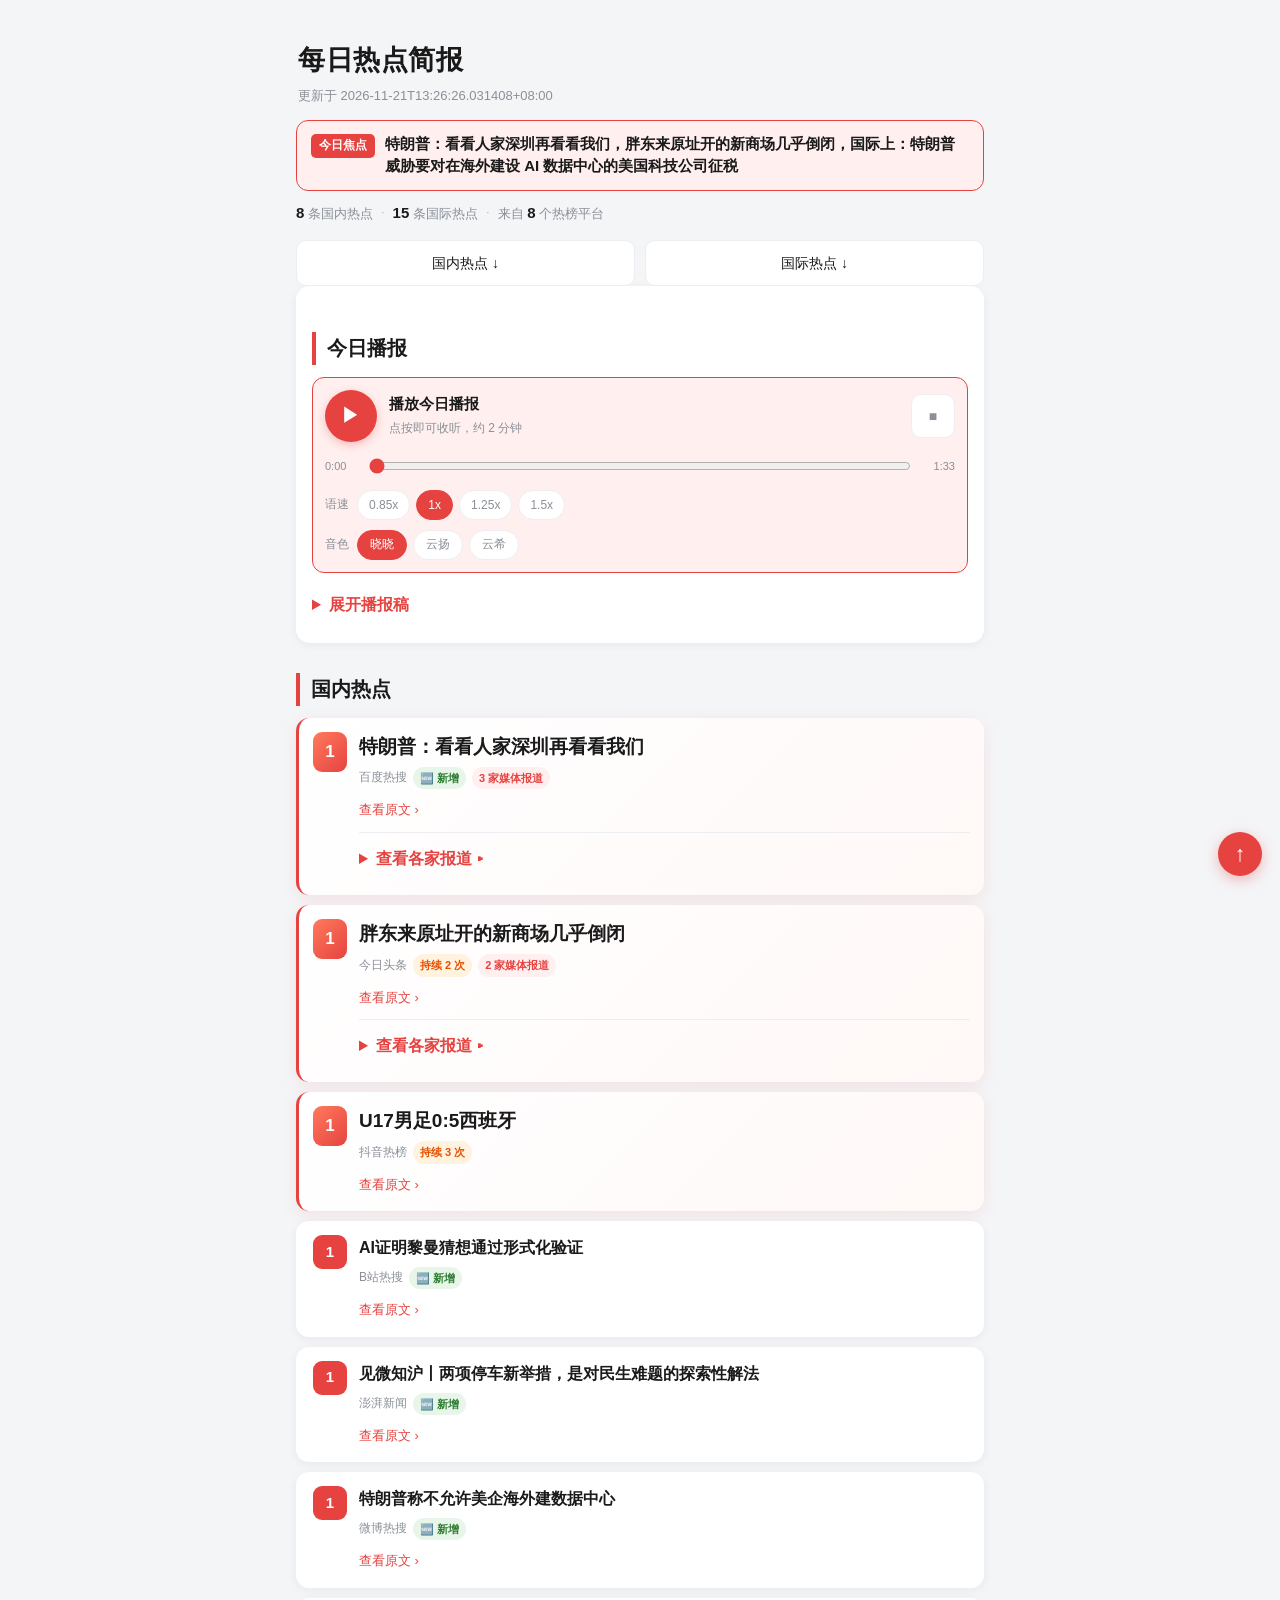
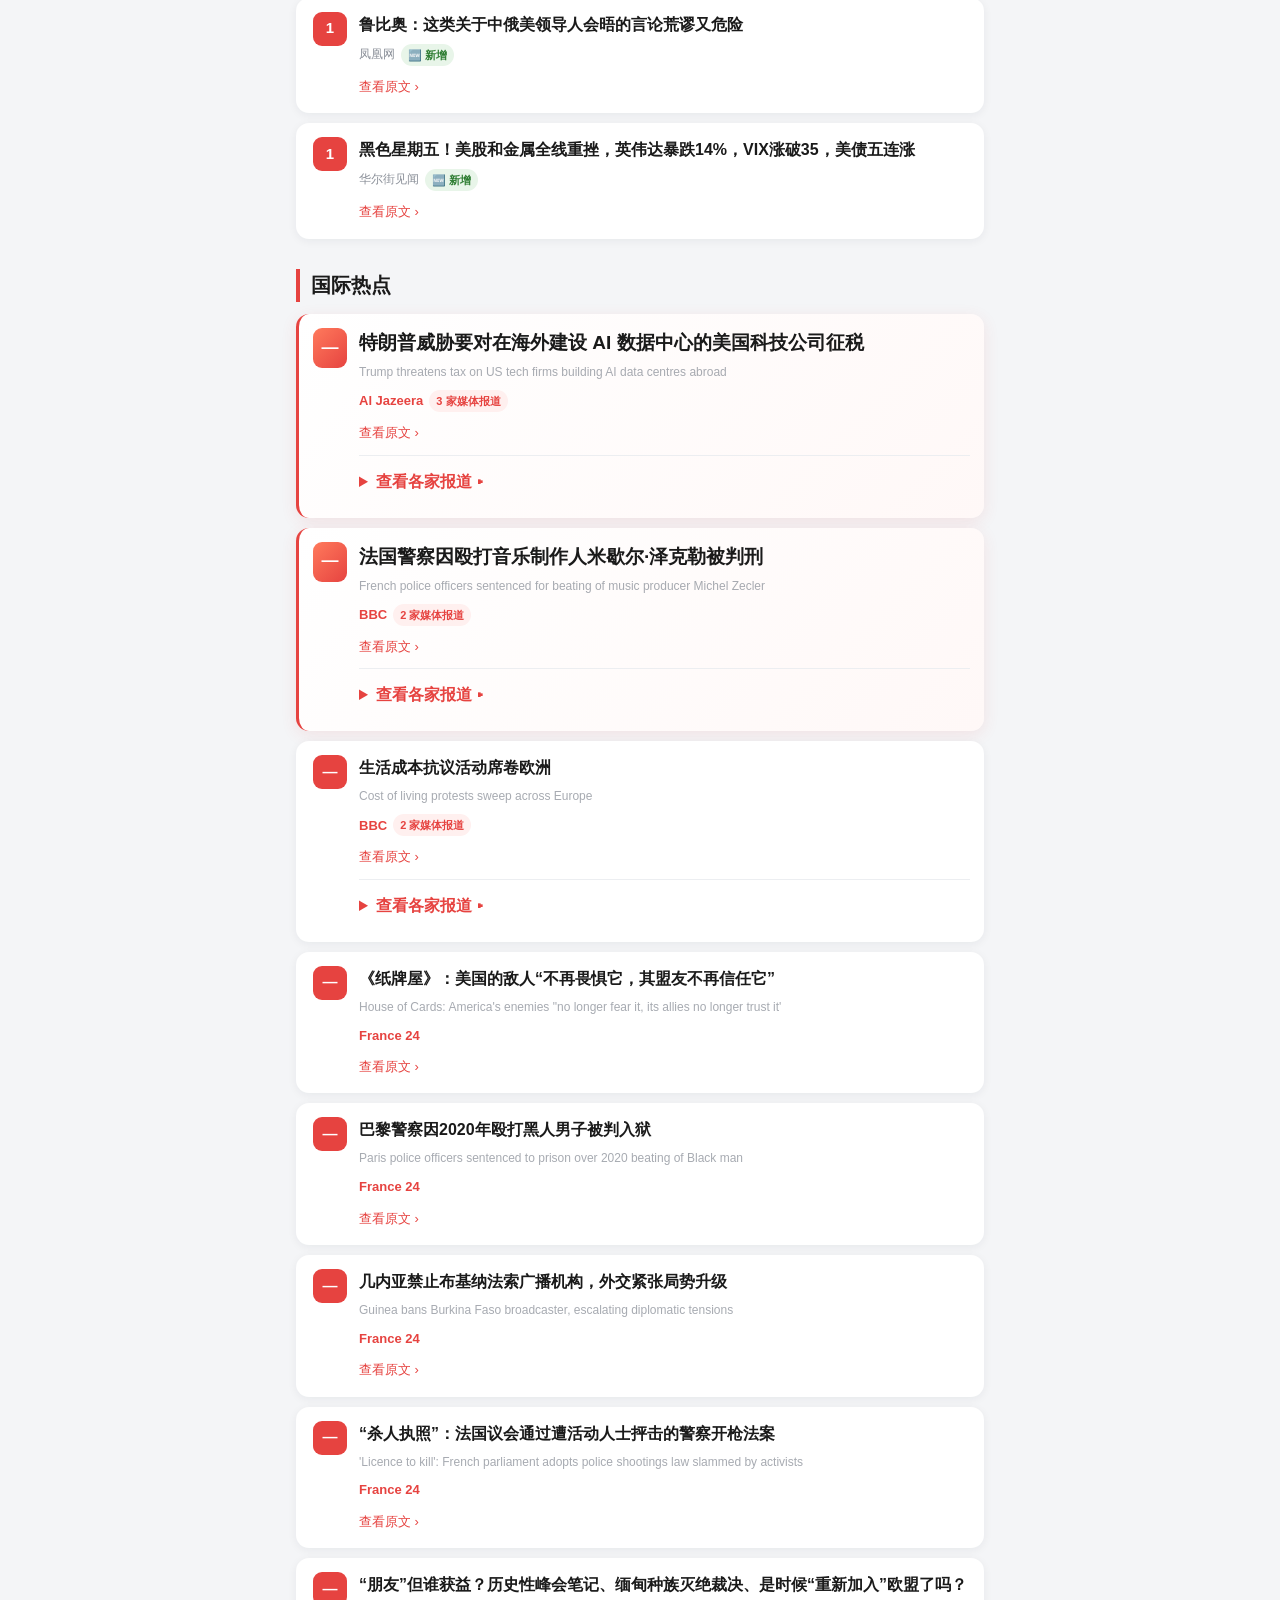
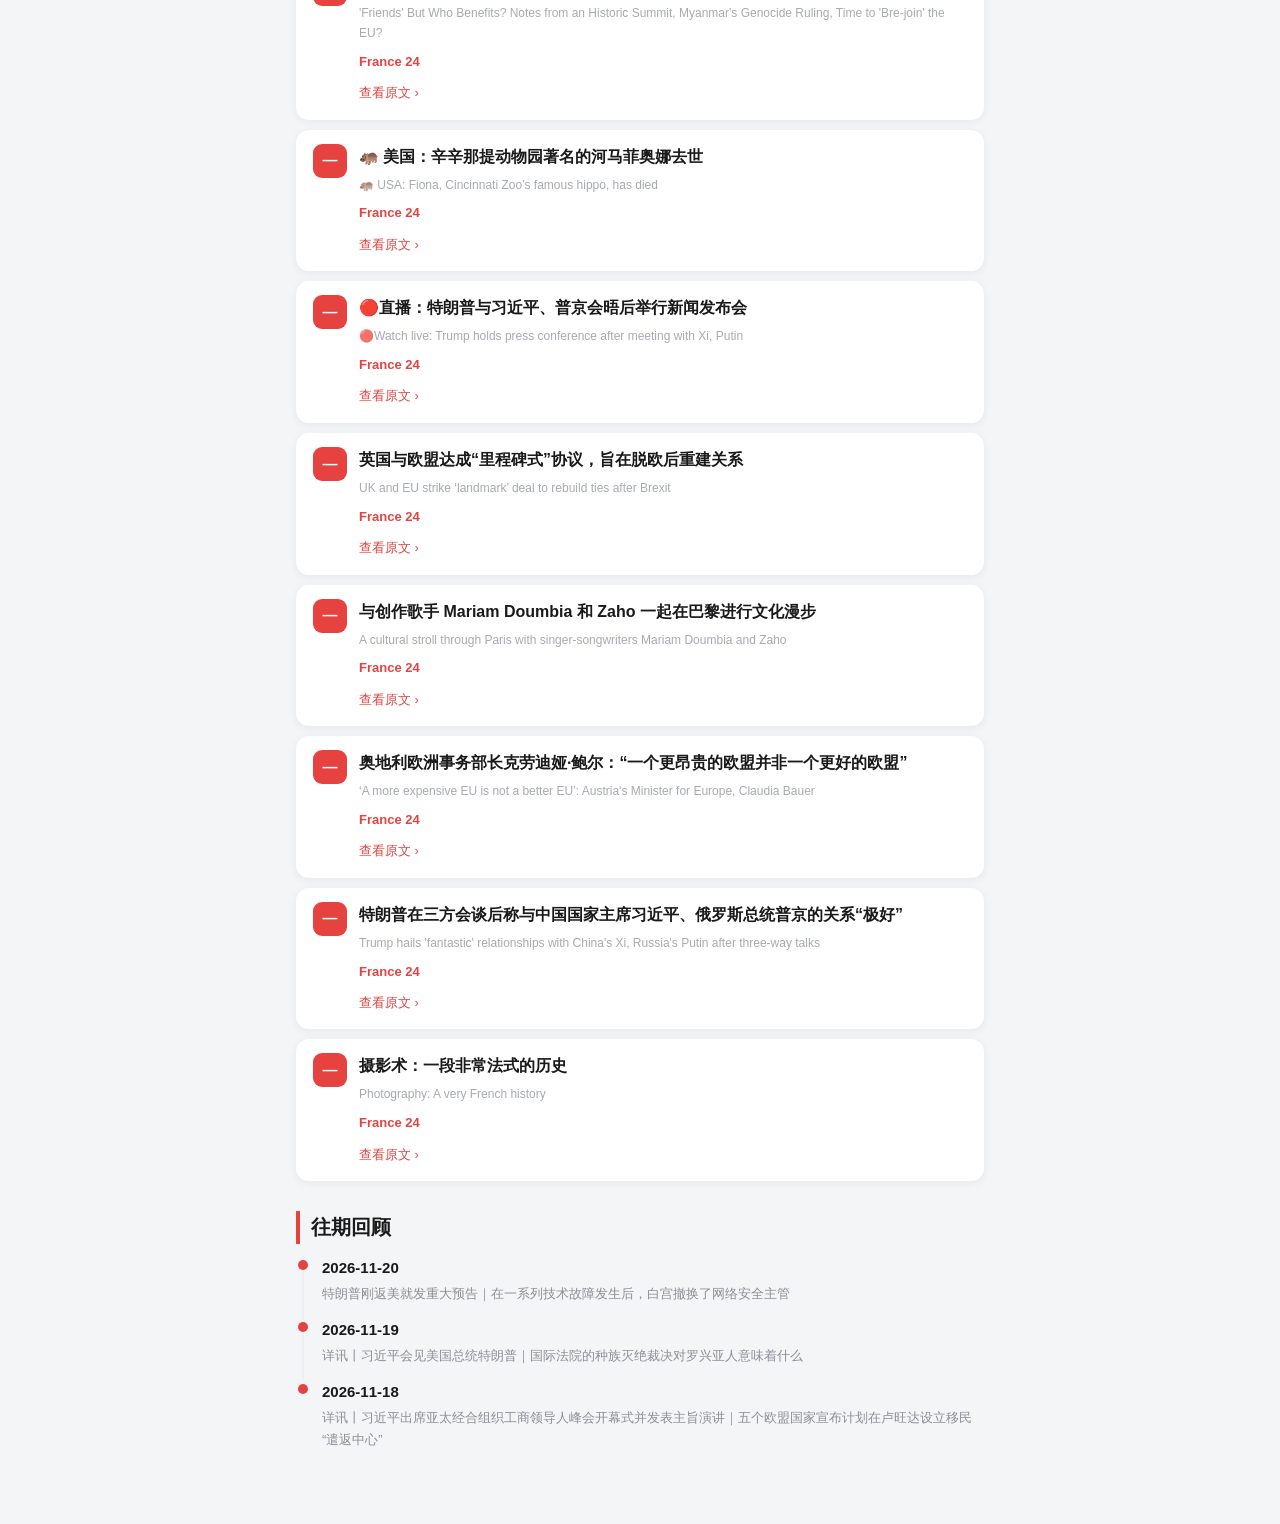
<file: index.html>
<!DOCTYPE html><html lang="zh-CN"><head><meta charset="UTF-8">
<meta name="viewport" content="width=device-width,initial-scale=1">
<title>每日热点简报 · 2026-11-21</title>
<meta name="description" content="特朗普：看看人家深圳再看看我们，胖东来原址开的新商场几乎倒闭，国际上：特朗普威胁要对在海外建设 AI 数据中心的美国科技公司征税">

<style>
:root{
  --bg:#f4f5f7;--card:#fff;--text:#1a1a1a;--muted:#8a8f98;--accent:#e64340;
  --accent-soft:#fff0ef;--line:#eceef1;--shadow:0 2px 10px rgba(20,30,50,.06);
  --headline-bg:linear-gradient(135deg,#fff 0%,#fff8f7 100%);
}
@media(prefers-color-scheme:dark){
  :root{
    --bg:#14161a;--card:#1e2126;--text:#e8eaed;--muted:#9aa0aa;--accent:#ff6b66;
    --accent-soft:#3a2424;--line:#2d3138;--shadow:0 2px 10px rgba(0,0,0,.3);
    --headline-bg:linear-gradient(135deg,#1e2126 0%,#2a2020 100%);
  }
}
*{box-sizing:border-box}
html{scroll-behavior:smooth}
body{margin:0;background:var(--bg);color:var(--text);
  font-family:-apple-system,BlinkMacSystemFont,"PingFang SC","Microsoft YaHei",sans-serif;
  line-height:1.65;-webkit-font-smoothing:antialiased}
.wrap{max-width:720px;margin:0 auto;padding:16px 14px 40px}
header{padding:8px 2px 0}
header h1{font-size:27px;margin:6px 0 2px;letter-spacing:.5px}
.sub{color:var(--muted);font-size:13px;margin:0}

/* A1 今日一句话摘要 */
.brief{margin-top:14px;background:var(--accent-soft);border:1px solid var(--accent);
  border-radius:12px;padding:12px 14px;display:flex;gap:10px;align-items:baseline}
.brief-label{flex:0 0 auto;background:var(--accent);color:#fff;font-size:12px;
  font-weight:700;padding:2px 8px;border-radius:5px}
.brief-text{font-size:15px;font-weight:600;line-height:1.5}

/* B5 概览数字条 */
.overview{margin-top:10px;color:var(--muted);font-size:13px;display:flex;gap:8px;flex-wrap:wrap}
.overview b{color:var(--text);font-size:15px}
.overview .sep{opacity:.5}

/* B6 版块跳转 */
.jump{margin-top:14px;display:flex;gap:10px}
.jump a{flex:1;text-align:center;background:var(--card);border:1px solid var(--line);
  border-radius:10px;padding:11px 6px;color:var(--text);font-size:14px;
  text-decoration:none;min-height:44px;line-height:22px}
.jump a:active{background:var(--accent-soft)}

h2{font-size:20px;margin:30px 0 12px;padding-left:11px;border-left:4px solid var(--accent);
  scroll-margin-top:16px}

/* 今日播报 */
.broadcast{background:var(--card);border-radius:14px;padding:16px;box-shadow:var(--shadow)}
.broadcast #audioEl{display:none}
/* 统一播报控制条 */
.player{background:var(--accent-soft);border:1px solid var(--accent);border-radius:12px;
  padding:12px;margin-bottom:10px}
.player-row{display:flex;align-items:center;gap:12px}
.play-btn{flex:0 0 52px;width:52px;height:52px;border-radius:50%;background:var(--accent);
  color:#fff;border:0;font-size:20px;cursor:pointer;display:flex;align-items:center;
  justify-content:center;box-shadow:0 3px 10px rgba(230,67,64,.3)}
.play-btn:active{transform:scale(.94)}
.player-info{flex:1;min-width:0}
.player-title{font-size:15px;font-weight:600}
.player-status{font-size:12px;color:var(--muted);margin-top:2px}
.stop-btn{flex:0 0 44px;width:44px;height:44px;border-radius:10px;background:var(--card);
  color:var(--muted);border:1px solid var(--line);font-size:14px;cursor:pointer}
.rate-row{display:flex;align-items:center;gap:6px;margin-top:10px;flex-wrap:wrap}
.rate-row span{font-size:12px;color:var(--muted);margin-right:2px}
.rate-btn{background:var(--card);color:var(--muted);border:1px solid var(--line);
  border-radius:16px;padding:5px 11px;font-size:12px;cursor:pointer;min-height:30px}
.rate-btn.active{background:var(--accent);color:#fff;border-color:var(--accent)}
/* 进度条与时间 */
.seek-row{display:flex;align-items:center;gap:8px;margin-top:10px}
.time{font-size:11px;color:var(--muted);font-variant-numeric:tabular-nums;flex:0 0 34px}
.time:last-child{text-align:right}
.seek{flex:1;accent-color:var(--accent);height:24px;cursor:pointer}
/* 音色选择 */
.voice-row{display:flex;align-items:center;gap:6px;margin-top:10px;flex-wrap:wrap}
.voice-row>span{font-size:12px;color:var(--muted);margin-right:2px}
.voice-btn{background:var(--card);color:var(--muted);border:1px solid var(--line);
  border-radius:16px;padding:5px 12px;font-size:12px;cursor:pointer;min-height:30px}
.voice-btn.active{background:var(--accent);color:#fff;border-color:var(--accent)}
.voice-select{flex:1;min-width:120px;background:var(--card);color:var(--text);
  border:1px solid var(--line);border-radius:8px;padding:6px 8px;font-size:13px;min-height:32px}
.script{white-space:pre-wrap;color:var(--text);font-size:15px;margin:10px 0 0}
summary{cursor:pointer;min-height:44px;line-height:44px;color:var(--accent);font-weight:600}

/* 卡片 */
.cards{display:flex;flex-direction:column;gap:10px}
.card{display:flex;background:var(--card);border-radius:13px;padding:14px;
  box-shadow:var(--shadow);border-left:3px solid transparent}
/* A2 头条样式分级 */
.card.headline{background:var(--headline-bg);border-left-color:var(--accent);
  box-shadow:0 4px 16px rgba(230,67,64,.10)}
.card.headline h3{font-size:19px;line-height:1.45}
.card.headline .rank{width:40px;height:40px;font-size:17px}
.rank{flex:0 0 34px;width:34px;height:34px;border-radius:9px;background:var(--accent);
  color:#fff;display:flex;align-items:center;justify-content:center;font-weight:700;
  font-size:15px;margin-right:12px}
.headline .rank{background:linear-gradient(135deg,#ff7a5c,#e64340)}
.body{flex:1;min-width:0}
h3{font-size:16px;margin:1px 0 7px;line-height:1.5}

/* A3 英文原标题弱化 */
.en{color:var(--muted);font-size:12px;margin:2px 0;opacity:.75;transition:opacity .2s}
.card:hover .en{opacity:1}

/* A4 热点标记徽章 */
.meta-line{margin:7px 0;display:flex;gap:6px;flex-wrap:wrap;align-items:center}
.source{color:var(--muted);font-size:12px}
/* 国际卡片来源更醒目：让读者明确知道观点来自哪家媒体 */
.card:has(.en) .source{color:var(--accent);font-weight:600;font-size:13px}
.badge{font-size:11px;padding:2px 7px;border-radius:20px;font-weight:600;white-space:nowrap}
.badge.new{background:#e8f5e9;color:#2e7d32}
.badge.hot{background:#fff3e0;color:#e65100}
.badge.multi{background:var(--accent-soft);color:var(--accent)}
@media(prefers-color-scheme:dark){
  .badge.new{background:#1b3320;color:#81c784}
  .badge.hot{background:#3a2a15;color:#ffb74d}
}
.link{color:var(--accent);font-size:13px;text-decoration:none}
.views{margin-top:9px;border-top:1px solid var(--line);padding-top:4px}
.hint{color:var(--muted);font-size:12px;background:var(--accent-soft);
  padding:8px 10px;border-radius:7px;margin:6px 0}
.view{display:flex;flex-direction:column;gap:2px;padding:9px 0;
  border-bottom:1px solid var(--line);font-size:14px}
.view a{color:var(--text);text-decoration:none}
/* C8 展开区图片 */
.view-img{width:100%;max-height:160px;object-fit:cover;border-radius:8px;margin-bottom:4px}
.empty,.note{color:var(--muted);padding:12px;background:var(--card);border-radius:10px}

/* B7 往期回顾时间线 */
.recent ul.timeline{list-style:none;margin:0;padding:0 0 0 6px}
.recent li{border-left:2px solid var(--line);padding:0 0 14px 18px;position:relative}
.recent li:last-child{border-left-color:transparent}
.recent .dot{position:absolute;left:-6px;top:4px;width:10px;height:10px;
  border-radius:50%;background:var(--accent)}
.recent .day-line{font-size:15px;font-weight:600}
.recent a{color:var(--text);text-decoration:none}
.recent .day-sum{color:var(--muted);font-size:13px;margin-top:2px}

/* B6 悬浮回到顶部 */
.to-top{position:fixed;right:18px;bottom:24px;width:44px;height:44px;
  border-radius:50%;background:var(--accent);color:#fff;font-size:22px;
  display:flex;align-items:center;justify-content:center;text-decoration:none;
  box-shadow:0 4px 14px rgba(230,67,64,.35);z-index:99}
@media(min-width:700px){.wrap{padding:24px 16px 60px}}
</style>

</head><body><div class="wrap">
<header><h1>每日热点简报</h1>
<p class="sub">更新于 2026-11-21T13:26:26.031408+08:00</p></header>
<div class="brief"><span class="brief-label">今日焦点</span><span class="brief-text">特朗普：看看人家深圳再看看我们，胖东来原址开的新商场几乎倒闭，国际上：特朗普威胁要对在海外建设 AI 数据中心的美国科技公司征税</span></div>
<div class="overview"><span><b>8</b> 条国内热点</span><span class="sep">·</span><span><b>15</b> 条国际热点</span><span class="sep">·</span><span>来自 <b>8</b> 个热榜平台</span></div>
<nav class="jump"><a href="#domestic">国内热点 ↓</a><a href="#international">国际热点 ↓</a></nav>
<section class="broadcast" id="broadcast"><h2>今日播报</h2>
<div class="player" id="player" data-mode="mp3" data-text="各位好，今天是11月21日，欢迎收听今日热点。

我们先来看国内新闻。特朗普近日公开表示，希望美国能向深圳学习。同时，关于企业海外布局，特朗普称不允许美国企业在海外建设数据中心，并威胁要对在海外建设人工智能数据中心的美国科技公司征税。

在科技领域，人工智能已经成功通过形式化验证，证明了黎曼猜想。此外，有关停车难的问题，近期推出了两项探索性的民生新举措。

在体育方面，U17男足在比赛中以零比五负于西班牙队。而在商业动态上，胖东来原址新开的商场目前经营状况非常困难，几乎面临倒闭。

接下来关注国际新闻。目前，生活成本问题引发的抗议活动正在席卷欧洲。在外交方面，几内亚禁止了布基纳法索的广播机构，导致两国的紧张局势升级。

在司法案件上，法国警方因在2020年殴打黑人男子，包括音乐制作人在内的相关人员已被判刑。此外，有评论指出，美国的敌人不再畏惧美国，而其盟友也正在失去对美国的信任。

以上就是今天的要闻，明天同一时间再见。"><audio id="audioEl" preload="metadata" src="audio/voice-xiaoxiao.mp3"></audio><div class="player-row"><button type="button" class="play-btn" id="playBtn" aria-label="播放/暂停">▶</button><div class="player-info"><div class="player-title">播放今日播报</div><div class="player-status" id="playerStatus">点按即可收听，约 2 分钟</div></div><button type="button" class="stop-btn" id="stopBtn" aria-label="停止">■</button></div><div class="seek-row"><span class="time" id="curTime">0:00</span><input type="range" class="seek" id="seekBar" min="0" max="1000" value="0" aria-label="播放进度"><span class="time" id="durTime">0:00</span></div><div class="rate-row"><span>语速</span><button type="button" class="rate-btn" data-rate="0.85">0.85x</button><button type="button" class="rate-btn active" data-rate="1">1x</button><button type="button" class="rate-btn" data-rate="1.25">1.25x</button><button type="button" class="rate-btn" data-rate="1.5">1.5x</button></div><div class="voice-row"><span>音色</span><button type="button" class="voice-btn active" data-voice="xiaoxiao" data-src="audio/voice-xiaoxiao.mp3" title="女声 · 亲和自然">晓晓</button><button type="button" class="voice-btn" data-voice="yunyang" data-src="audio/voice-yunyang.mp3" title="男声 · 新闻主播">云扬</button><button type="button" class="voice-btn" data-voice="yunxi" data-src="audio/voice-yunxi.mp3" title="男声 · 年轻清晰">云希</button></div></div>
<details><summary>展开播报稿</summary>
<p class="script">各位好，今天是11月21日，欢迎收听今日热点。

我们先来看国内新闻。特朗普近日公开表示，希望美国能向深圳学习。同时，关于企业海外布局，特朗普称不允许美国企业在海外建设数据中心，并威胁要对在海外建设人工智能数据中心的美国科技公司征税。

在科技领域，人工智能已经成功通过形式化验证，证明了黎曼猜想。此外，有关停车难的问题，近期推出了两项探索性的民生新举措。

在体育方面，U17男足在比赛中以零比五负于西班牙队。而在商业动态上，胖东来原址新开的商场目前经营状况非常困难，几乎面临倒闭。

接下来关注国际新闻。目前，生活成本问题引发的抗议活动正在席卷欧洲。在外交方面，几内亚禁止了布基纳法索的广播机构，导致两国的紧张局势升级。

在司法案件上，法国警方因在2020年殴打黑人男子，包括音乐制作人在内的相关人员已被判刑。此外，有评论指出，美国的敌人不再畏惧美国，而其盟友也正在失去对美国的信任。

以上就是今天的要闻，明天同一时间再见。</p></details>
</section>
<section id="domestic"><h2>国内热点</h2>
<div class="cards">
<article class="card headline">
<div class="rank">1</div>
<div class="body">
<h3>特朗普：看看人家深圳再看看我们</h3>
<div class="meta-line">
<span class="source">百度热搜</span>
<span class="badge new">🆕 新增</span>
<span class="badge multi">3 家媒体报道</span>
</div>
<a class="link" href="https://www.baidu.com/s?wd=%E7%89%B9%E6%9C%97%E6%99%AE%EF%BC%9A%E7%9C%8B%E7%9C%8B%E4%BA%BA%E5%AE%B6%E6%B7%B1%E5%9C%B3%E5%86%8D%E7%9C%8B%E7%9C%8B%E6%88%91%E4%BB%AC" target="_blank" rel="noopener">查看原文 ›</a>
<details class="views"><summary>查看各家报道 ▸</summary>
<p class="hint">以下报道来自 3 家媒体，观点可能不同，请自行判断</p>
<div class="view">
<a href="https://www.baidu.com/s?wd=%E7%89%B9%E6%9C%97%E6%99%AE%EF%BC%9A%E7%9C%8B%E7%9C%8B%E4%BA%BA%E5%AE%B6%E6%B7%B1%E5%9C%B3%E5%86%8D%E7%9C%8B%E7%9C%8B%E6%88%91%E4%BB%AC" target="_blank" rel="noopener">百度热搜：特朗普：看看人家深圳再看看我们</a>
</div>
<div class="view">
<a href="https://s.weibo.com/weibo?q=%23%E7%89%B9%E6%9C%97%E6%99%AE%E8%AF%B4%E7%9C%8B%E7%9C%8B%E6%B7%B1%E5%9C%B3%E5%86%8D%E7%9C%8B%E7%9C%8B%E6%88%91%E4%BB%AC%23&amp;t=31&amp;band_rank=5&amp;Refer=top" target="_blank" rel="noopener">微博热搜：特朗普说看看深圳再看看我们</a>
</div>
<div class="view">
<a href="https://www.toutiao.com/trending/7709695614761631785/" target="_blank" rel="noopener">今日头条：特朗普说看看深圳再看看我们</a>
</div>
</details>
</div></article>
<article class="card headline">
<div class="rank">1</div>
<div class="body">
<h3>胖东来原址开的新商场几乎倒闭</h3>
<div class="meta-line">
<span class="source">今日头条</span>
<span class="badge hot">持续 2 次</span>
<span class="badge multi">2 家媒体报道</span>
</div>
<a class="link" href="https://www.toutiao.com/trending/7709314788123525147/" target="_blank" rel="noopener">查看原文 ›</a>
<details class="views"><summary>查看各家报道 ▸</summary>
<p class="hint">以下报道来自 2 家媒体，观点可能不同，请自行判断</p>
<div class="view">
<a href="https://www.toutiao.com/trending/7709314788123525147/" target="_blank" rel="noopener">今日头条：胖东来原址开的新商场几乎倒闭</a>
</div>
<div class="view">
<a href="https://s.weibo.com/weibo?q=%23%E8%83%96%E4%B8%9C%E6%9D%A5%E6%90%AC%E7%A6%BB%E5%90%8E%E5%8E%9F%E5%9D%80%E6%89%80%E5%BC%80%E6%96%B0%E5%95%86%E5%9C%BA%E5%87%A0%E4%B9%8E%E5%80%92%E9%97%AD%23&amp;t=31&amp;band_rank=8&amp;Refer=top" target="_blank" rel="noopener">微博热搜：胖东来搬离后原址所开新商场几乎倒闭</a>
</div>
</details>
</div></article>
<article class="card headline">
<div class="rank">1</div>
<div class="body">
<h3>U17男足0:5西班牙</h3>
<div class="meta-line">
<span class="source">抖音热榜</span>
<span class="badge hot">持续 3 次</span>
</div>
<a class="link" href="https://www.douyin.com/hot/2755170" target="_blank" rel="noopener">查看原文 ›</a>
</div></article>
<article class="card">
<div class="rank">1</div>
<div class="body">
<h3>AI证明黎曼猜想通过形式化验证</h3>
<div class="meta-line">
<span class="source">B站热搜</span>
<span class="badge new">🆕 新增</span>
</div>
<a class="link" href="https://search.bilibili.com/all?keyword=AI%E8%AF%81%E6%98%8E%E9%BB%8E%E6%9B%BC%E7%8C%9C%E6%83%B3%E9%80%9A%E8%BF%87%E5%BD%A2%E5%BC%8F%E5%8C%96%E9%AA%8C%E8%AF%81" target="_blank" rel="noopener">查看原文 ›</a>
</div></article>
<article class="card">
<div class="rank">1</div>
<div class="body">
<h3>见微知沪丨两项停车新举措，是对民生难题的探索性解法</h3>
<div class="meta-line">
<span class="source">澎湃新闻</span>
<span class="badge new">🆕 新增</span>
</div>
<a class="link" href="https://www.thepaper.cn/newsDetail_forward_34520908" target="_blank" rel="noopener">查看原文 ›</a>
</div></article>
<article class="card">
<div class="rank">1</div>
<div class="body">
<h3>特朗普称不允许美企海外建数据中心</h3>
<div class="meta-line">
<span class="source">微博热搜</span>
<span class="badge new">🆕 新增</span>
</div>
<a class="link" href="https://s.weibo.com/weibo?q=%E7%89%B9%E6%9C%97%E6%99%AE%E7%A7%B0%E4%B8%8D%E5%85%81%E8%AE%B8%E7%BE%8E%E4%BC%81%E6%B5%B7%E5%A4%96%E5%BB%BA%E6%95%B0%E6%8D%AE%E4%B8%AD%E5%BF%83&amp;t=31&amp;band_rank=1&amp;Refer=top" target="_blank" rel="noopener">查看原文 ›</a>
</div></article>
<article class="card">
<div class="rank">1</div>
<div class="body">
<h3>鲁比奥：这类关于中俄美领导人会晤的言论荒谬又危险</h3>
<div class="meta-line">
<span class="source">凤凰网</span>
<span class="badge new">🆕 新增</span>
</div>
<a class="link" href="https://original.ifeng.com/c/8yENP4znGFW" target="_blank" rel="noopener">查看原文 ›</a>
</div></article>
<article class="card">
<div class="rank">1</div>
<div class="body">
<h3>黑色星期五！美股和金属全线重挫，英伟达暴跌14%，VIX涨破35，美债五连涨</h3>
<div class="meta-line">
<span class="source">华尔街见闻</span>
<span class="badge new">🆕 新增</span>
</div>
<a class="link" href="https://wallstreetcn.com/articles/3786330" target="_blank" rel="noopener">查看原文 ›</a>
</div></article>
</div>
</section>
<section id="international"><h2>国际热点</h2>
<div class="cards">
<article class="card headline">
<div class="rank">—</div>
<div class="body">
<h3>特朗普威胁要对在海外建设 AI 数据中心的美国科技公司征税</h3>
<p class="en">Trump threatens tax on US tech firms building AI data centres abroad</p>
<div class="meta-line">
<span class="source">Al Jazeera</span>
<span class="badge multi">3 家媒体报道</span>
</div>
<a class="link" href="https://www.aljazeera.com/video/newsfeed/2026/11/20/aje-onl-nf_trump-tax-us-tech-firms-ai-data-centres-abroad-201126?traffic_source=rss" target="_blank" rel="noopener">查看原文 ›</a>
<details class="views"><summary>查看各家报道 ▸</summary>
<p class="hint">以下报道来自 3 家媒体，观点可能不同，请自行判断</p>
<div class="view">
<a href="https://www.aljazeera.com/video/newsfeed/2026/11/20/aje-onl-nf_trump-tax-us-tech-firms-ai-data-centres-abroad-201126?traffic_source=rss" target="_blank" rel="noopener">Al Jazeera：特朗普威胁要对在海外建设 AI 数据中心的美国科技公司征税</a>
<span class="en">Trump threatens tax on US tech firms building AI data centres abroad</span>
</div>
<div class="view">
<a href="https://www.theguardian.com/us-news/2026/nov/20/trump-datacenters-white-house" target="_blank" rel="noopener">The Guardian：特朗普威胁要对在海外建设数据中心的美国科技公司处以“巨额处罚”</a>
<span class="en">Trump threatens ‘tremendous penalties’ for US tech firms that build datacenters abroad</span>
</div>
<div class="view">
<img class="view-img" src="https://ichef.bbci.co.uk/ace/standard/1024/cpsprodpb/5eb0/live/a9cadc20-e529-11f1-99a1-253766e7ad8b.jpg" loading="lazy" onerror="this.style.display='none'">
<a href="https://www.bbc.co.uk/news/articles/cmde1lw9y54ko?at_medium=RSS&amp;at_campaign=rss" target="_blank" rel="noopener">BBC：特朗普威胁要禁止美国公司在海外建设人工智能数据中心</a>
<span class="en">Trump threatens ban on US firms building AI data centres overseas</span>
</div>
</details>
</div></article>
<article class="card headline">
<div class="rank">—</div>
<div class="body">
<h3>法国警察因殴打音乐制作人米歇尔·泽克勒被判刑</h3>
<p class="en">French police officers sentenced for beating of music producer Michel Zecler</p>
<div class="meta-line">
<span class="source">BBC</span>
<span class="badge multi">2 家媒体报道</span>
</div>
<a class="link" href="https://www.bbc.co.uk/news/articles/ck9d7e9wvvweo?at_medium=RSS&amp;at_campaign=rss" target="_blank" rel="noopener">查看原文 ›</a>
<details class="views"><summary>查看各家报道 ▸</summary>
<p class="hint">以下报道来自 2 家媒体，观点可能不同，请自行判断</p>
<div class="view">
<img class="view-img" src="https://ichef.bbci.co.uk/ace/standard/1024/cpsprodpb/eced/live/2313a9a0-e533-11f1-a094-5fdc692f3e33.jpg" loading="lazy" onerror="this.style.display='none'">
<a href="https://www.bbc.co.uk/news/articles/ck9d7e9wvvweo?at_medium=RSS&amp;at_campaign=rss" target="_blank" rel="noopener">BBC：法国警察因殴打音乐制作人米歇尔·泽克勒被判刑</a>
<span class="en">French police officers sentenced for beating of music producer Michel Zecler</span>
</div>
<div class="view">
<a href="https://news.google.com/rss/articles/CBMiW0FVX3lxTFBJUXhzQUprSTZ1Q3lOOTlqWHQ5LVdqTzhTUk5xSmdxVVN4R3REcUd1ZnM4eWdxUWxZNThuRHpNYmk5cnBxSy0taTRHQ2dxd0ZoWUlSS01jb2h2ZjA?oc=5" target="_blank" rel="noopener">Google News：米歇尔·泽克勒：几名警官因殴打音乐制作人被判刑 - BBC</a>
<span class="en">Michel Zecler: Police officers sentenced for beating of music producer - BBC</span>
</div>
</details>
</div></article>
<article class="card">
<div class="rank">—</div>
<div class="body">
<h3>生活成本抗议活动席卷欧洲</h3>
<p class="en">Cost of living protests sweep across Europe</p>
<div class="meta-line">
<span class="source">BBC</span>
<span class="badge multi">2 家媒体报道</span>
</div>
<a class="link" href="https://www.bbc.co.uk/news/videos/c6dx12ppeqn4o?at_medium=RSS&amp;at_campaign=rss" target="_blank" rel="noopener">查看原文 ›</a>
<details class="views"><summary>查看各家报道 ▸</summary>
<p class="hint">以下报道来自 2 家媒体，观点可能不同，请自行判断</p>
<div class="view">
<img class="view-img" src="https://ichef.bbci.co.uk/ace/standard/1024/cpsprodpb/ddea/live/8dcffdf0-e50d-11f1-99a1-253766e7ad8b.jpg" loading="lazy" onerror="this.style.display='none'">
<a href="https://www.bbc.co.uk/news/videos/c6dx12ppeqn4o?at_medium=RSS&amp;at_campaign=rss" target="_blank" rel="noopener">BBC：生活成本抗议活动席卷欧洲</a>
<span class="en">Cost of living protests sweep across Europe</span>
</div>
<div class="view">
<a href="https://news.google.com/rss/articles/CBMiWEFVX3lxTFBFY3RPVGR4YnFUdlpOQTB2YlBncnJUcDN2TjRHcnUtYjVFRnRiZ3g4Tl9mbFhwY0k0eWNPNFJzYnNUUFVrN0p6U04xRERaTnN2SlpOcjBvcFk?oc=5" target="_blank" rel="noopener">Google News：生活成本抗议活动席卷欧洲 - BBC</a>
<span class="en">Cost of living protests sweep across Europe - BBC</span>
</div>
</details>
</div></article>
<article class="card">
<div class="rank">—</div>
<div class="body">
<h3>《纸牌屋》：美国的敌人“不再畏惧它，其盟友不再信任它”</h3>
<p class="en">House of Cards: America&#x27;s enemies &quot;no longer fear it, its allies no longer trust it&#x27;</p>
<div class="meta-line">
<span class="source">France 24</span>
</div>
<a class="link" href="https://www.france24.com/en/tv-shows/spotlight/20261120-house-of-cards-america-s-enemies-no-longer-fear-it-its-allies-no-longer-trust-it" target="_blank" rel="noopener">查看原文 ›</a>
</div></article>
<article class="card">
<div class="rank">—</div>
<div class="body">
<h3>巴黎警察因2020年殴打黑人男子被判入狱</h3>
<p class="en">Paris police officers sentenced to prison over 2020 beating of Black man</p>
<div class="meta-line">
<span class="source">France 24</span>
</div>
<a class="link" href="https://www.france24.com/en/france/20261120-paris-police-officers-sentenced-to-prison-over-2020-beating-of-black-man-michel-zecler" target="_blank" rel="noopener">查看原文 ›</a>
</div></article>
<article class="card">
<div class="rank">—</div>
<div class="body">
<h3>几内亚禁止布基纳法索广播机构，外交紧张局势升级</h3>
<p class="en">Guinea bans Burkina Faso broadcaster, escalating diplomatic tensions</p>
<div class="meta-line">
<span class="source">France 24</span>
</div>
<a class="link" href="https://www.france24.com/en/tv-shows/eye-on-africa/20261120-guinea-bans-burkina-faso-broadcaster-escalating-diplomatic-tensions" target="_blank" rel="noopener">查看原文 ›</a>
</div></article>
<article class="card">
<div class="rank">—</div>
<div class="body">
<h3>“杀人执照”：法国议会通过遭活动人士抨击的警察开枪法案</h3>
<p class="en">&#x27;Licence to kill&#x27;: French parliament adopts police shootings law slammed by activists</p>
<div class="meta-line">
<span class="source">France 24</span>
</div>
<a class="link" href="https://www.france24.com/en/france/20261120-licence-to-kill-french-parliament-adopts-police-shootings-law-slammed-activists" target="_blank" rel="noopener">查看原文 ›</a>
</div></article>
<article class="card">
<div class="rank">—</div>
<div class="body">
<h3>“朋友”但谁获益？历史性峰会笔记、缅甸种族灭绝裁决、是时候“重新加入”欧盟了吗？</h3>
<p class="en">&#x27;Friends&#x27; But Who Benefits? Notes from an Historic Summit, Myanmar&#x27;s Genocide Ruling, Time to &#x27;Bre-join&#x27; the EU?</p>
<div class="meta-line">
<span class="source">France 24</span>
</div>
<a class="link" href="https://www.france24.com/en/tv-shows/the-world-this-week/20261120-friends-but-who-benefits-notes-from-an-historic-summit-myanmar-s-genocide-ruling-time-to-bre-join-the-eu" target="_blank" rel="noopener">查看原文 ›</a>
</div></article>
<article class="card">
<div class="rank">—</div>
<div class="body">
<h3>🦛 美国：辛辛那提动物园著名的河马菲奥娜去世</h3>
<p class="en">🦛 USA: Fiona, Cincinnati Zoo’s famous hippo, has died</p>
<div class="meta-line">
<span class="source">France 24</span>
</div>
<a class="link" href="https://www.france24.com/en/video/20261120-%F0%9F%A6%9B-usa-fiona-cincinnati-zoo-s-famous-hippo-has-died" target="_blank" rel="noopener">查看原文 ›</a>
</div></article>
<article class="card">
<div class="rank">—</div>
<div class="body">
<h3>🔴直播：特朗普与习近平、普京会晤后举行新闻发布会</h3>
<p class="en">🔴Watch live: Trump holds press conference after meeting with Xi, Putin</p>
<div class="meta-line">
<span class="source">France 24</span>
</div>
<a class="link" href="https://www.france24.com/en/americas/20261120-watch-live-trump-holds-press-conference-meeting-xi-putin" target="_blank" rel="noopener">查看原文 ›</a>
</div></article>
<article class="card">
<div class="rank">—</div>
<div class="body">
<h3>英国与欧盟达成“里程碑式”协议，旨在脱欧后重建关系</h3>
<p class="en">UK and EU strike ‘landmark’ deal to rebuild ties after Brexit</p>
<div class="meta-line">
<span class="source">France 24</span>
</div>
<a class="link" href="https://www.france24.com/en/video/20261120-uk-and-eu-strike-landmark-deal-to-rebuild-ties-after-brexit" target="_blank" rel="noopener">查看原文 ›</a>
</div></article>
<article class="card">
<div class="rank">—</div>
<div class="body">
<h3>与创作歌手 Mariam Doumbia 和 Zaho 一起在巴黎进行文化漫步</h3>
<p class="en">A cultural stroll through Paris with singer-songwriters Mariam Doumbia and Zaho</p>
<div class="meta-line">
<span class="source">France 24</span>
</div>
<a class="link" href="https://www.france24.com/en/tv-shows/paris-des-arts/20261120-a-cultural-stroll-through-paris-with-singer-songwriters-mariam-doumbia-and-zaho" target="_blank" rel="noopener">查看原文 ›</a>
</div></article>
<article class="card">
<div class="rank">—</div>
<div class="body">
<h3>奥地利欧洲事务部长克劳迪娅·鲍尔：“一个更昂贵的欧盟并非一个更好的欧盟”</h3>
<p class="en">‘A more expensive EU is not a better EU’: Austria&#x27;s Minister for Europe, Claudia Bauer</p>
<div class="meta-line">
<span class="source">France 24</span>
</div>
<a class="link" href="https://www.france24.com/en/tv-shows/talking-europe/20261120-a-more-expensive-eu-is-not-a-better-eu-austria-s-minister-for-europe-claudia-bauer" target="_blank" rel="noopener">查看原文 ›</a>
</div></article>
<article class="card">
<div class="rank">—</div>
<div class="body">
<h3>特朗普在三方会谈后称与中国国家主席习近平、俄罗斯总统普京的关系“极好”</h3>
<p class="en">Trump hails &#x27;fantastic&#x27; relationships with China&#x27;s Xi, Russia&#x27;s Putin after three-way talks</p>
<div class="meta-line">
<span class="source">France 24</span>
</div>
<a class="link" href="https://www.france24.com/en/americas/20261120-watch-live-trump-holds-press-conference-meeting-xi-putin" target="_blank" rel="noopener">查看原文 ›</a>
</div></article>
<article class="card">
<div class="rank">—</div>
<div class="body">
<h3>摄影术：一段非常法式的历史</h3>
<p class="en">Photography: A very French history</p>
<div class="meta-line">
<span class="source">France 24</span>
</div>
<a class="link" href="https://www.france24.com/en/video/20261120-photography-a-very-french-history" target="_blank" rel="noopener">查看原文 ›</a>
</div></article>
</div>
</section>
<section class="recent"><h2>往期回顾</h2><ul class="timeline">
<li><div class="day-line"><span class="dot"></span><a href="archive/2026-11-20.html">2026-11-20</a></div><div class="day-sum">特朗普刚返美就发重大预告｜在一系列技术故障发生后，白宫撤换了网络安全主管</div></li>
<li><div class="day-line"><span class="dot"></span><a href="archive/2026-11-19.html">2026-11-19</a></div><div class="day-sum">详讯丨习近平会见美国总统特朗普｜国际法院的种族灭绝裁决对罗兴亚人意味着什么</div></li>
<li><div class="day-line"><span class="dot"></span><a href="archive/2026-11-18.html">2026-11-18</a></div><div class="day-sum">详讯丨习近平出席亚太经合组织工商领导人峰会开幕式并发表主旨演讲｜五个欧盟国家宣布计划在卢旺达设立移民“遣返中心”</div></li>
</ul></section>
</div><a class="to-top" href="#" aria-label="回到顶部">↑</a>
<script>(function(){var player=document.getElementById('player');if(!player)return;var mode=player.getAttribute('data-mode');var audio=document.getElementById('audioEl');var playBtn=document.getElementById('playBtn');var stopBtn=document.getElementById('stopBtn');var statusEl=document.getElementById('playerStatus');var seekBar=document.getElementById('seekBar');var curTime=document.getElementById('curTime');var durTime=document.getElementById('durTime');var rateBtns=document.querySelectorAll('.rate-btn');var voiceBtns=document.querySelectorAll('.voice-btn');var voiceSelect=document.getElementById('browserVoice');var text="各位好，今天是11月21日，欢迎收听今日热点。\n\n我们先来看国内新闻。特朗普近日公开表示，希望美国能向深圳学习。同时，关于企业海外布局，特朗普称不允许美国企业在海外建设数据中心，并威胁要对在海外建设人工智能数据中心的美国科技公司征税。\n\n在科技领域，人工智能已经成功通过形式化验证，证明了黎曼猜想。此外，有关停车难的问题，近期推出了两项探索性的民生新举措。\n\n在体育方面，U17男足在比赛中以零比五负于西班牙队。而在商业动态上，胖东来原址新开的商场目前经营状况非常困难，几乎面临倒闭。\n\n接下来关注国际新闻。目前，生活成本问题引发的抗议活动正在席卷欧洲。在外交方面，几内亚禁止了布基纳法索的广播机构，导致两国的紧张局势升级。\n\n在司法案件上，法国警方因在2020年殴打黑人男子，包括音乐制作人在内的相关人员已被判刑。此外，有评论指出，美国的敌人不再畏惧美国，而其盟友也正在失去对美国的信任。\n\n以上就是今天的要闻，明天同一时间再见。";var rate=1,playing=false,utterance=null,startedAt=0,elapsed=0,seeking=false;function fmt(t){t=Math.max(0,Math.floor(t||0));return Math.floor(t/60)+':'+('0'+(t%60)).slice(-2);}function setStatus(s){statusEl.textContent=s;}function applyRate(){if(mode==='mp3'){audio.playbackRate=rate;}else if(utterance){utterance.rate=rate;}}function zhVoices(){var vs=(window.speechSynthesis&&speechSynthesis.getVoices())||[];return vs.filter(function(v){return v.lang&&v.lang.toLowerCase().indexOf('zh')===0;});}function fillVoiceSelect(){if(!voiceSelect)return;var z=zhVoices();if(!z.length){voiceSelect.innerHTML='<option>浏览器默认中文</option>';return;}voiceSelect.innerHTML=z.map(function(v,i){return '<option value="'+i+'">'+v.name+'</option>';}).join('');}if('speechSynthesis' in window){fillVoiceSelect();speechSynthesis.onvoiceschanged=fillVoiceSelect;}function ttsElapsed(){return elapsed+(startedAt?((Date.now()-startedAt)/1000):0);}function ttsDuration(){return Math.max(1,text.length/4.5);}function updateProgress(cur,dur){if(!isFinite(dur)||dur<=0){dur=ttsDuration();}if(!seeking)seekBar.value=Math.round(cur/dur*1000);curTime.textContent=fmt(cur);durTime.textContent=fmt(dur);}function start(){if(mode==='mp3'){applyRate();var p=audio.play();if(p&&p.catch){p.catch(function(){setStatus('播放失败，可点“展开播报稿”阅读');});}playing=true;playBtn.textContent='❚❚';setStatus('正在播放…');}else{if(!('speechSynthesis' in window)){setStatus('当前浏览器不支持朗读，请阅读播报稿');return;}if(speechSynthesis.paused){speechSynthesis.resume();playing=true;playBtn.textContent='❚❚';startedAt=Date.now();setStatus('继续朗读…');return;}speechSynthesis.cancel();utterance=new SpeechSynthesisUtterance(text);utterance.lang='zh-CN';utterance.rate=rate;var z=zhVoices();if(voiceSelect&&z[parseInt(voiceSelect.value,10)])utterance.voice=z[parseInt(voiceSelect.value,10)];else if(z[0])utterance.voice=z[0];utterance.onend=function(){playing=false;playBtn.textContent='▶';setStatus('朗读结束');elapsed=ttsDuration();startedAt=0;updateProgress(ttsDuration(),ttsDuration());};utterance.onerror=function(){playing=false;playBtn.textContent='▶';setStatus('朗读失败，请阅读播报稿');};speechSynthesis.speak(utterance);playing=true;playBtn.textContent='❚❚';startedAt=Date.now();setStatus('正在朗读…');}}function pause(){if(mode==='mp3'){audio.pause();}else if('speechSynthesis' in window){elapsed=ttsElapsed();startedAt=0;speechSynthesis.pause();}playing=false;playBtn.textContent='▶';setStatus('已暂停');}function stop(){if(mode==='mp3'){audio.pause();audio.currentTime=0;}else if('speechSynthesis' in window){speechSynthesis.cancel();}playing=false;startedAt=0;elapsed=0;playBtn.textContent='▶';seekBar.value=0;curTime.textContent='0:00';setStatus('已停止');}playBtn.addEventListener('click',function(){if(playing)pause();else start();});stopBtn.addEventListener('click',stop);audio.addEventListener('timeupdate',function(){updateProgress(audio.currentTime,audio.duration);});audio.addEventListener('loadedmetadata',function(){updateProgress(0,audio.duration);});audio.addEventListener('ended',function(){playing=false;playBtn.textContent='▶';setStatus('播放结束');});seekBar.addEventListener('input',function(){seeking=true;var dur=(mode==='mp3')?audio.duration:ttsDuration();var t=dur*(parseInt(seekBar.value,10)/1000);updateProgress(t,dur);});seekBar.addEventListener('change',function(){var dur=(mode==='mp3')?audio.duration:ttsDuration();var t=dur*(parseInt(seekBar.value,10)/1000);if(mode==='mp3'){audio.currentTime=t;}else{elapsed=t;startedAt=playing?Date.now():0;}seeking=false;});rateBtns.forEach(function(b){b.addEventListener('click',function(){rate=parseFloat(b.getAttribute('data-rate'));rateBtns.forEach(function(x){x.classList.remove('active');});b.classList.add('active');applyRate();setStatus('语速 '+rate+'x');});});voiceBtns.forEach(function(b){b.addEventListener('click',function(){voiceBtns.forEach(function(x){x.classList.remove('active');});b.classList.add('active');var wasPlaying=playing;audio.pause();audio.src=b.getAttribute('data-src');audio.load();playing=false;playBtn.textContent='▶';setStatus('已切换音色：'+b.textContent+(wasPlaying?'，点播放收听':''));});});if(mode==='tts'){setInterval(function(){if(playing&&!seeking)updateProgress(ttsElapsed(),ttsDuration());},1000);}})();</script>
</body></html>
</file>
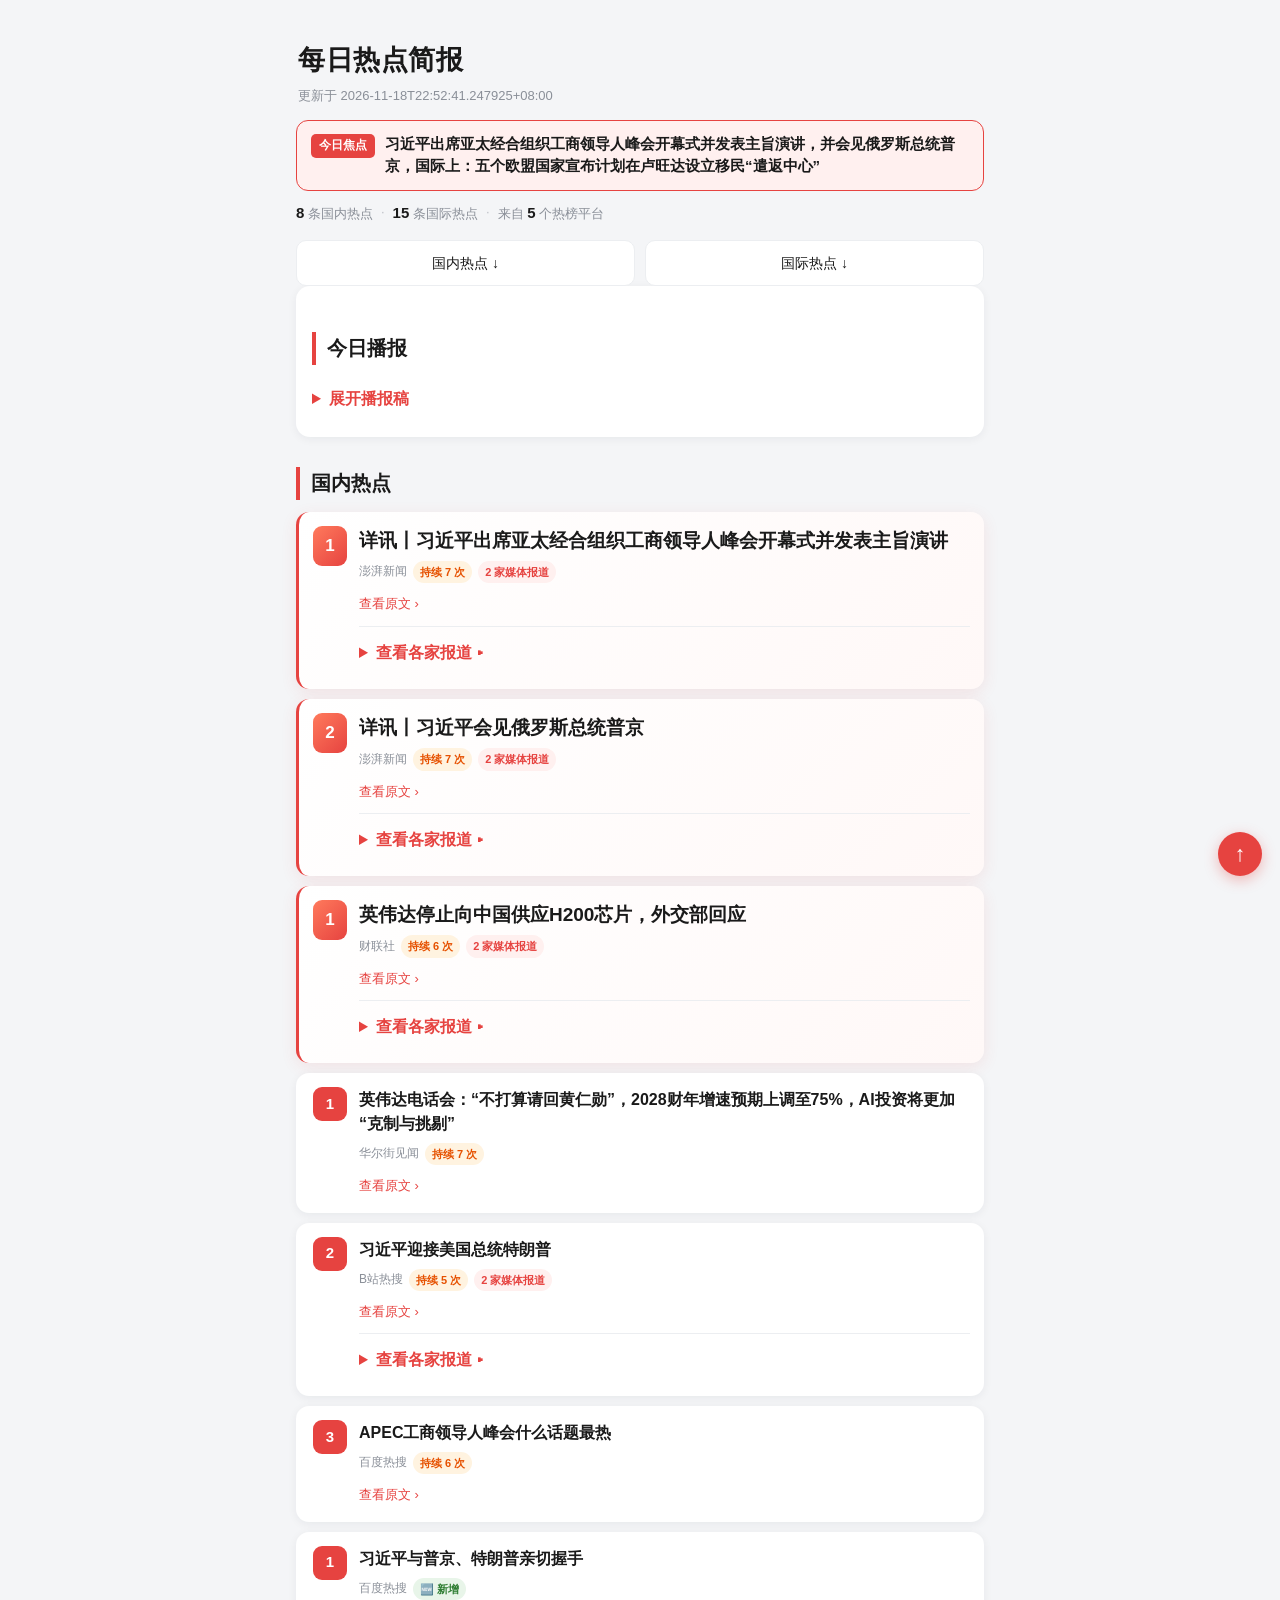
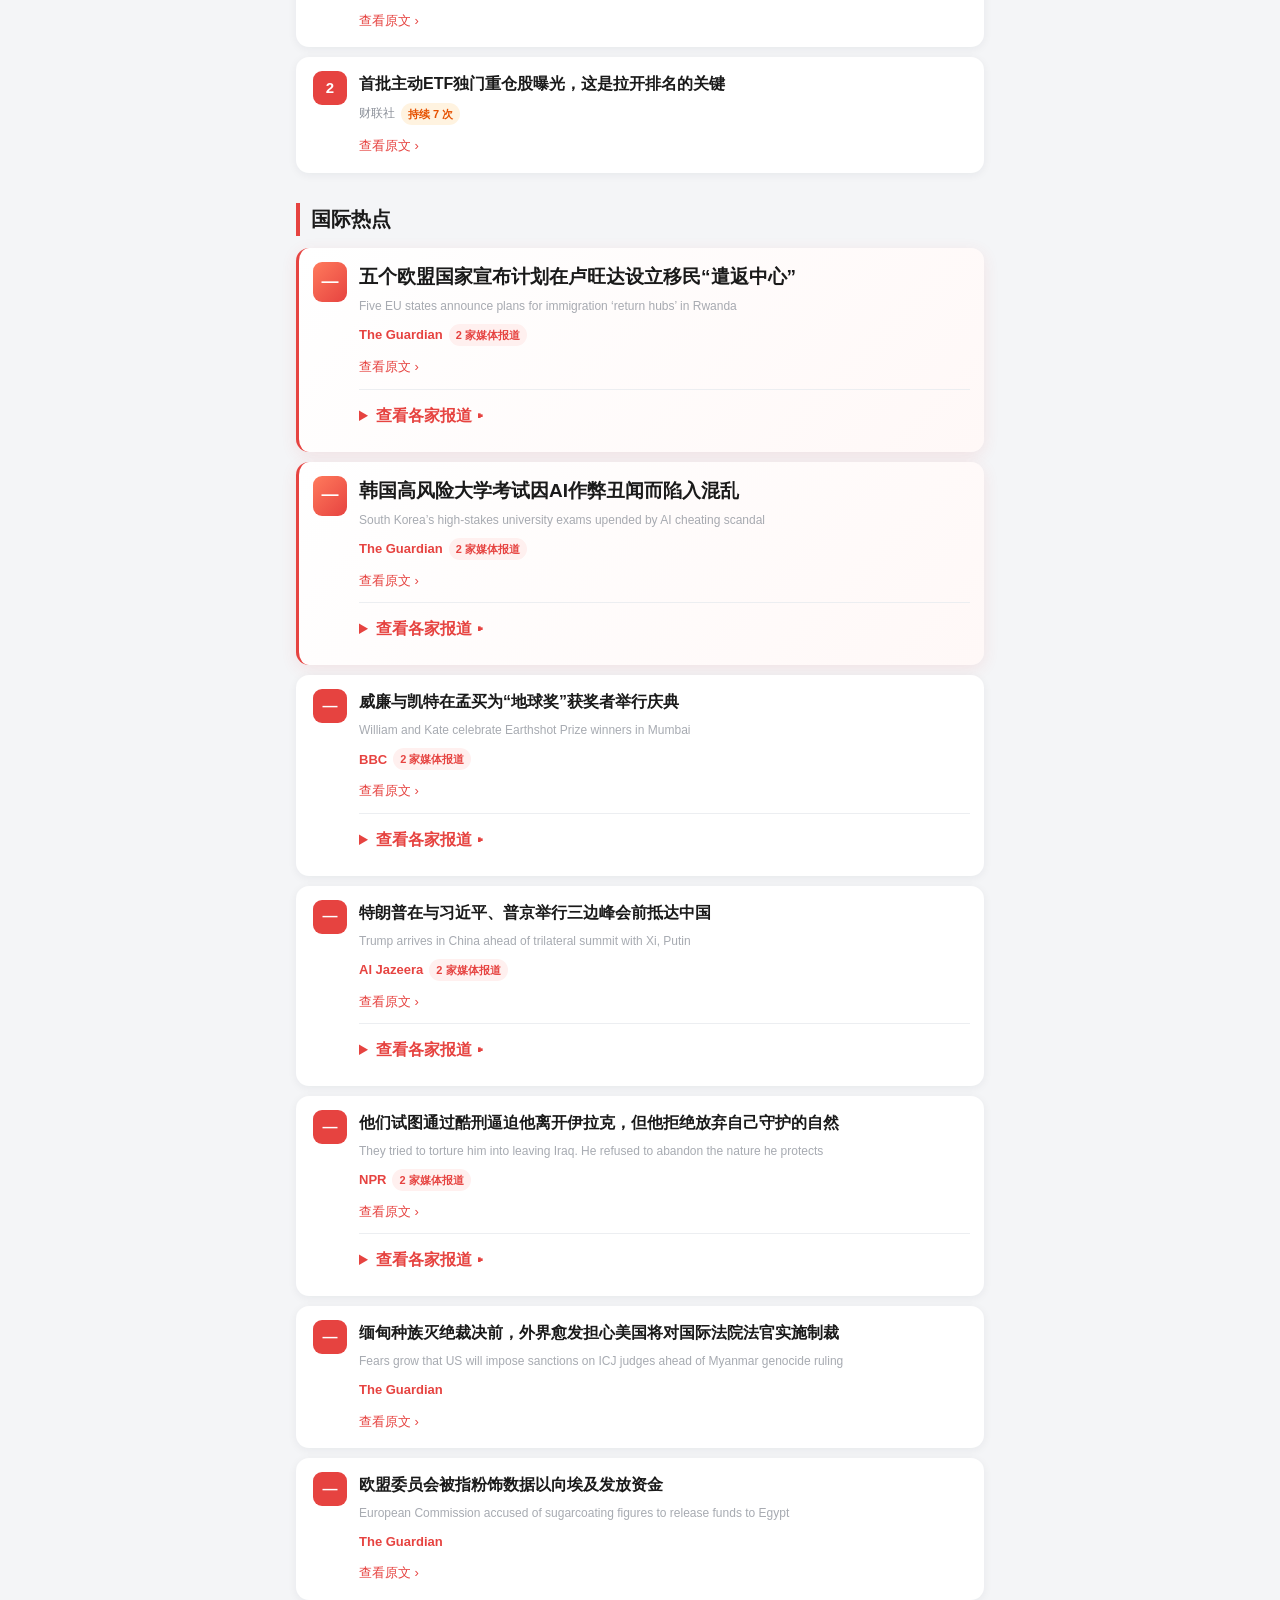
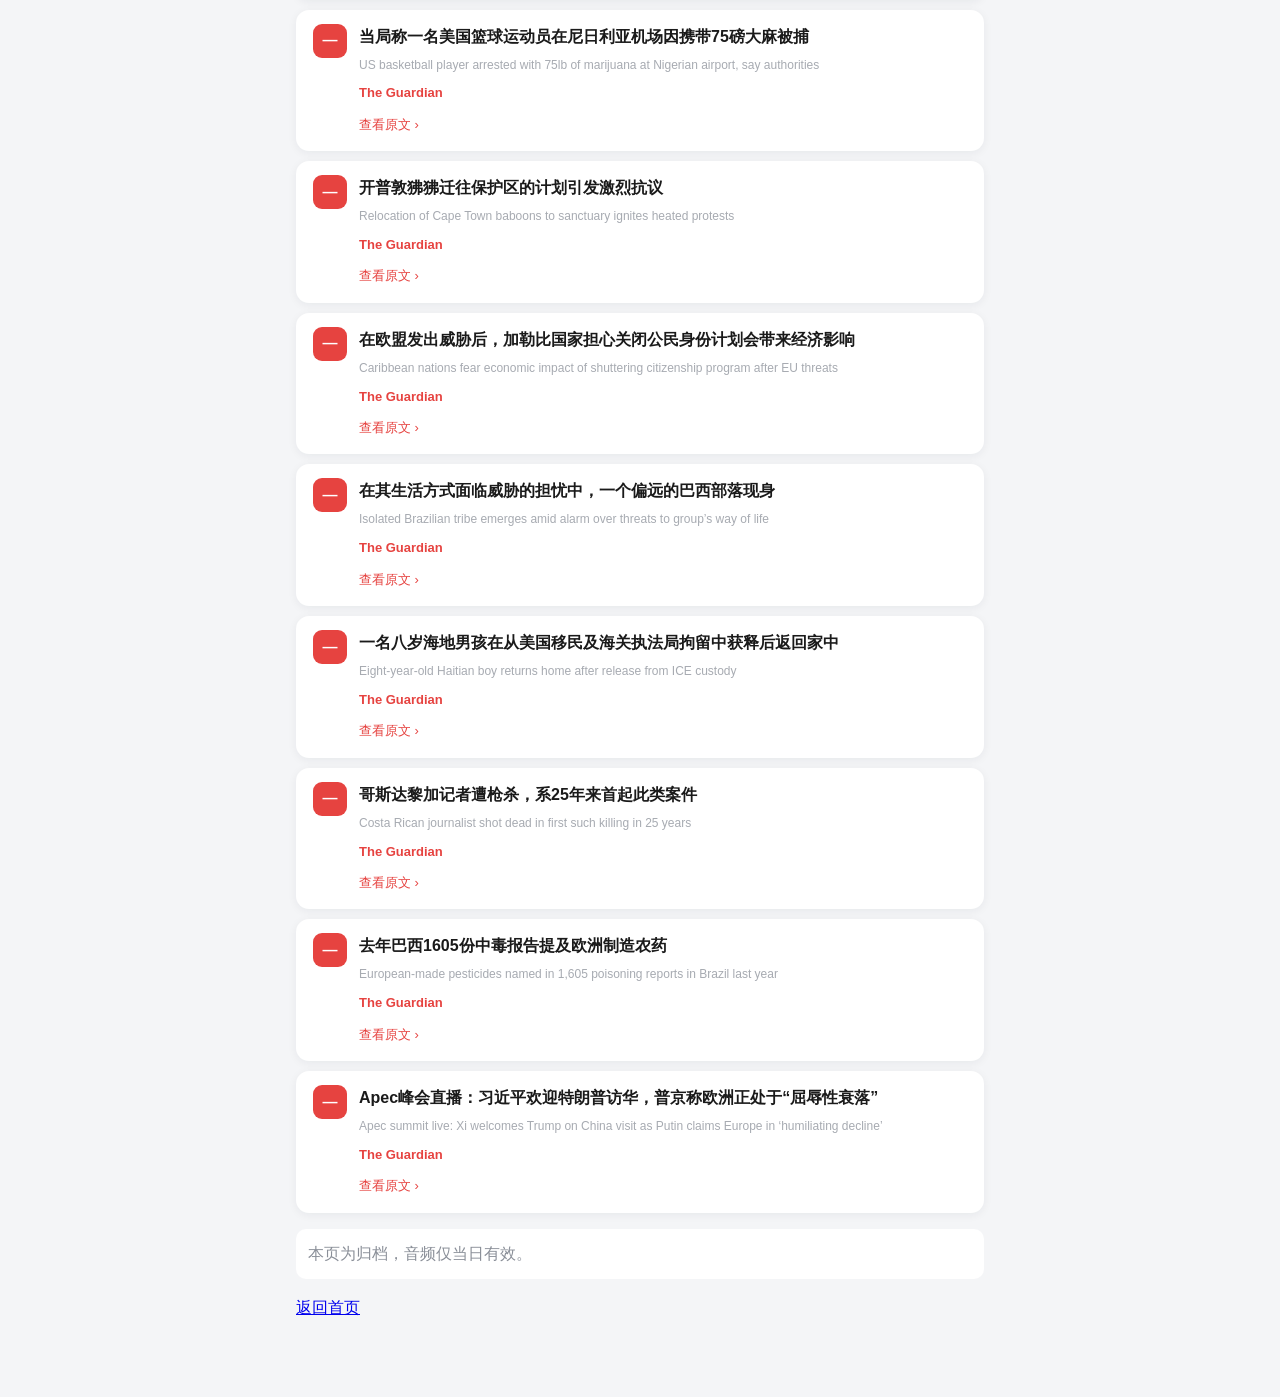
<file: archive/2026-11-18.html>
<!DOCTYPE html><html lang="zh-CN"><head><meta charset="UTF-8">
<meta name="viewport" content="width=device-width,initial-scale=1">
<title>每日热点简报 · 2026-11-18</title>
<meta name="description" content="习近平出席亚太经合组织工商领导人峰会开幕式并发表主旨演讲，并会见俄罗斯总统普京，国际上：五个欧盟国家宣布计划在卢旺达设立移民“遣返中心”">

<style>
:root{
  --bg:#f4f5f7;--card:#fff;--text:#1a1a1a;--muted:#8a8f98;--accent:#e64340;
  --accent-soft:#fff0ef;--line:#eceef1;--shadow:0 2px 10px rgba(20,30,50,.06);
  --headline-bg:linear-gradient(135deg,#fff 0%,#fff8f7 100%);
}
@media(prefers-color-scheme:dark){
  :root{
    --bg:#14161a;--card:#1e2126;--text:#e8eaed;--muted:#9aa0aa;--accent:#ff6b66;
    --accent-soft:#3a2424;--line:#2d3138;--shadow:0 2px 10px rgba(0,0,0,.3);
    --headline-bg:linear-gradient(135deg,#1e2126 0%,#2a2020 100%);
  }
}
*{box-sizing:border-box}
html{scroll-behavior:smooth}
body{margin:0;background:var(--bg);color:var(--text);
  font-family:-apple-system,BlinkMacSystemFont,"PingFang SC","Microsoft YaHei",sans-serif;
  line-height:1.65;-webkit-font-smoothing:antialiased}
.wrap{max-width:720px;margin:0 auto;padding:16px 14px 40px}
header{padding:8px 2px 0}
header h1{font-size:27px;margin:6px 0 2px;letter-spacing:.5px}
.sub{color:var(--muted);font-size:13px;margin:0}

/* A1 今日一句话摘要 */
.brief{margin-top:14px;background:var(--accent-soft);border:1px solid var(--accent);
  border-radius:12px;padding:12px 14px;display:flex;gap:10px;align-items:baseline}
.brief-label{flex:0 0 auto;background:var(--accent);color:#fff;font-size:12px;
  font-weight:700;padding:2px 8px;border-radius:5px}
.brief-text{font-size:15px;font-weight:600;line-height:1.5}

/* B5 概览数字条 */
.overview{margin-top:10px;color:var(--muted);font-size:13px;display:flex;gap:8px;flex-wrap:wrap}
.overview b{color:var(--text);font-size:15px}
.overview .sep{opacity:.5}

/* B6 版块跳转 */
.jump{margin-top:14px;display:flex;gap:10px}
.jump a{flex:1;text-align:center;background:var(--card);border:1px solid var(--line);
  border-radius:10px;padding:11px 6px;color:var(--text);font-size:14px;
  text-decoration:none;min-height:44px;line-height:22px}
.jump a:active{background:var(--accent-soft)}

h2{font-size:20px;margin:30px 0 12px;padding-left:11px;border-left:4px solid var(--accent);
  scroll-margin-top:16px}

/* 今日播报 */
.broadcast{background:var(--card);border-radius:14px;padding:16px;box-shadow:var(--shadow)}
.broadcast #audioEl{display:none}
/* 统一播报控制条 */
.player{background:var(--accent-soft);border:1px solid var(--accent);border-radius:12px;
  padding:12px;margin-bottom:10px}
.player-row{display:flex;align-items:center;gap:12px}
.play-btn{flex:0 0 52px;width:52px;height:52px;border-radius:50%;background:var(--accent);
  color:#fff;border:0;font-size:20px;cursor:pointer;display:flex;align-items:center;
  justify-content:center;box-shadow:0 3px 10px rgba(230,67,64,.3)}
.play-btn:active{transform:scale(.94)}
.player-info{flex:1;min-width:0}
.player-title{font-size:15px;font-weight:600}
.player-status{font-size:12px;color:var(--muted);margin-top:2px}
.stop-btn{flex:0 0 44px;width:44px;height:44px;border-radius:10px;background:var(--card);
  color:var(--muted);border:1px solid var(--line);font-size:14px;cursor:pointer}
.rate-row{display:flex;align-items:center;gap:6px;margin-top:10px;flex-wrap:wrap}
.rate-row span{font-size:12px;color:var(--muted);margin-right:2px}
.rate-btn{background:var(--card);color:var(--muted);border:1px solid var(--line);
  border-radius:16px;padding:5px 11px;font-size:12px;cursor:pointer;min-height:30px}
.rate-btn.active{background:var(--accent);color:#fff;border-color:var(--accent)}
/* 进度条与时间 */
.seek-row{display:flex;align-items:center;gap:8px;margin-top:10px}
.time{font-size:11px;color:var(--muted);font-variant-numeric:tabular-nums;flex:0 0 34px}
.time:last-child{text-align:right}
.seek{flex:1;accent-color:var(--accent);height:24px;cursor:pointer}
/* 音色选择 */
.voice-row{display:flex;align-items:center;gap:6px;margin-top:10px;flex-wrap:wrap}
.voice-row>span{font-size:12px;color:var(--muted);margin-right:2px}
.voice-btn{background:var(--card);color:var(--muted);border:1px solid var(--line);
  border-radius:16px;padding:5px 12px;font-size:12px;cursor:pointer;min-height:30px}
.voice-btn.active{background:var(--accent);color:#fff;border-color:var(--accent)}
.voice-select{flex:1;min-width:120px;background:var(--card);color:var(--text);
  border:1px solid var(--line);border-radius:8px;padding:6px 8px;font-size:13px;min-height:32px}
.script{white-space:pre-wrap;color:var(--text);font-size:15px;margin:10px 0 0}
summary{cursor:pointer;min-height:44px;line-height:44px;color:var(--accent);font-weight:600}

/* 卡片 */
.cards{display:flex;flex-direction:column;gap:10px}
.card{display:flex;background:var(--card);border-radius:13px;padding:14px;
  box-shadow:var(--shadow);border-left:3px solid transparent}
/* A2 头条样式分级 */
.card.headline{background:var(--headline-bg);border-left-color:var(--accent);
  box-shadow:0 4px 16px rgba(230,67,64,.10)}
.card.headline h3{font-size:19px;line-height:1.45}
.card.headline .rank{width:40px;height:40px;font-size:17px}
.rank{flex:0 0 34px;width:34px;height:34px;border-radius:9px;background:var(--accent);
  color:#fff;display:flex;align-items:center;justify-content:center;font-weight:700;
  font-size:15px;margin-right:12px}
.headline .rank{background:linear-gradient(135deg,#ff7a5c,#e64340)}
.body{flex:1;min-width:0}
h3{font-size:16px;margin:1px 0 7px;line-height:1.5}

/* A3 英文原标题弱化 */
.en{color:var(--muted);font-size:12px;margin:2px 0;opacity:.75;transition:opacity .2s}
.card:hover .en{opacity:1}

/* A4 热点标记徽章 */
.meta-line{margin:7px 0;display:flex;gap:6px;flex-wrap:wrap;align-items:center}
.source{color:var(--muted);font-size:12px}
/* 国际卡片来源更醒目：让读者明确知道观点来自哪家媒体 */
.card:has(.en) .source{color:var(--accent);font-weight:600;font-size:13px}
.badge{font-size:11px;padding:2px 7px;border-radius:20px;font-weight:600;white-space:nowrap}
.badge.new{background:#e8f5e9;color:#2e7d32}
.badge.hot{background:#fff3e0;color:#e65100}
.badge.multi{background:var(--accent-soft);color:var(--accent)}
@media(prefers-color-scheme:dark){
  .badge.new{background:#1b3320;color:#81c784}
  .badge.hot{background:#3a2a15;color:#ffb74d}
}
.link{color:var(--accent);font-size:13px;text-decoration:none}
.views{margin-top:9px;border-top:1px solid var(--line);padding-top:4px}
.hint{color:var(--muted);font-size:12px;background:var(--accent-soft);
  padding:8px 10px;border-radius:7px;margin:6px 0}
.view{display:flex;flex-direction:column;gap:2px;padding:9px 0;
  border-bottom:1px solid var(--line);font-size:14px}
.view a{color:var(--text);text-decoration:none}
/* C8 展开区图片 */
.view-img{width:100%;max-height:160px;object-fit:cover;border-radius:8px;margin-bottom:4px}
.empty,.note{color:var(--muted);padding:12px;background:var(--card);border-radius:10px}

/* B7 往期回顾时间线 */
.recent ul.timeline{list-style:none;margin:0;padding:0 0 0 6px}
.recent li{border-left:2px solid var(--line);padding:0 0 14px 18px;position:relative}
.recent li:last-child{border-left-color:transparent}
.recent .dot{position:absolute;left:-6px;top:4px;width:10px;height:10px;
  border-radius:50%;background:var(--accent)}
.recent .day-line{font-size:15px;font-weight:600}
.recent a{color:var(--text);text-decoration:none}
.recent .day-sum{color:var(--muted);font-size:13px;margin-top:2px}

/* B6 悬浮回到顶部 */
.to-top{position:fixed;right:18px;bottom:24px;width:44px;height:44px;
  border-radius:50%;background:var(--accent);color:#fff;font-size:22px;
  display:flex;align-items:center;justify-content:center;text-decoration:none;
  box-shadow:0 4px 14px rgba(230,67,64,.35);z-index:99}
@media(min-width:700px){.wrap{padding:24px 16px 60px}}
</style>

</head><body><div class="wrap">
<header><h1>每日热点简报</h1>
<p class="sub">更新于 2026-11-18T22:52:41.247925+08:00</p></header>
<div class="brief"><span class="brief-label">今日焦点</span><span class="brief-text">习近平出席亚太经合组织工商领导人峰会开幕式并发表主旨演讲，并会见俄罗斯总统普京，国际上：五个欧盟国家宣布计划在卢旺达设立移民“遣返中心”</span></div>
<div class="overview"><span><b>8</b> 条国内热点</span><span class="sep">·</span><span><b>15</b> 条国际热点</span><span class="sep">·</span><span>来自 <b>5</b> 个热榜平台</span></div>
<nav class="jump"><a href="#domestic">国内热点 ↓</a><a href="#international">国际热点 ↓</a></nav>
<section class="broadcast" id="broadcast"><h2>今日播报</h2>
<details><summary>展开播报稿</summary>
<p class="script">各位好，今天是11月18日，欢迎收听今日热点。

首先来看国内消息。习近平出席了亚太经合组织工商领导人峰会开幕式，并发表了主旨演讲。期间，习近平还分别会见了俄罗斯总统普京以及美国总统特朗普。此外，针对英伟达停止向中国供应H200芯片一事，外交部已经作出回应。在英伟达的电话会议中，公司表示对回归相关市场暂无计划，并上调了2028财年的增速预期，同时表示未来的AI投资将更加克制与挑剔。

国际方面，五个欧盟国家宣布，计划在卢旺达设立移民遣返中心。韩国方面，由于AI作弊丑闻，部分高风险大学的考试陷入混乱。在国际法庭动态方面，外界愈发担心美国可能会对国际法院的法官实施制裁，这发生在缅甸种族灭绝裁决之前。此外，威廉王子与凯特王妃在孟买为地球奖获奖者举行了庆典。

以上就是今天的要闻，明天同一时间再见。</p></details>
</section>
<section id="domestic"><h2>国内热点</h2>
<div class="cards">
<article class="card headline">
<div class="rank">1</div>
<div class="body">
<h3>详讯丨习近平出席亚太经合组织工商领导人峰会开幕式并发表主旨演讲</h3>
<div class="meta-line">
<span class="source">澎湃新闻</span>
<span class="badge hot">持续 7 次</span>
<span class="badge multi">2 家媒体报道</span>
</div>
<a class="link" href="https://www.thepaper.cn/newsDetail_forward_34502089" target="_blank" rel="noopener">查看原文 ›</a>
<details class="views"><summary>查看各家报道 ▸</summary>
<p class="hint">以下报道来自 2 家媒体，观点可能不同，请自行判断</p>
<div class="view">
<a href="https://www.thepaper.cn/newsDetail_forward_34502089" target="_blank" rel="noopener">澎湃新闻：详讯丨习近平出席亚太经合组织工商领导人峰会开幕式并发表主旨演讲</a>
</div>
<div class="view">
<a href="https://wallstreetcn.com/articles/3786157" target="_blank" rel="noopener">华尔街见闻：习近平在亚太经合组织工商领导人峰会上的主旨演讲（全文）</a>
</div>
</details>
</div></article>
<article class="card headline">
<div class="rank">2</div>
<div class="body">
<h3>详讯丨习近平会见俄罗斯总统普京</h3>
<div class="meta-line">
<span class="source">澎湃新闻</span>
<span class="badge hot">持续 7 次</span>
<span class="badge multi">2 家媒体报道</span>
</div>
<a class="link" href="https://www.thepaper.cn/newsDetail_forward_34503686" target="_blank" rel="noopener">查看原文 ›</a>
<details class="views"><summary>查看各家报道 ▸</summary>
<p class="hint">以下报道来自 2 家媒体，观点可能不同，请自行判断</p>
<div class="view">
<a href="https://www.thepaper.cn/newsDetail_forward_34503686" target="_blank" rel="noopener">澎湃新闻：详讯丨习近平会见俄罗斯总统普京</a>
</div>
<div class="view">
<a href="https://www.cls.cn/detail/2537902" target="_blank" rel="noopener">财联社：习近平会见俄罗斯总统普京</a>
</div>
</details>
</div></article>
<article class="card headline">
<div class="rank">1</div>
<div class="body">
<h3>英伟达停止向中国供应H200芯片，外交部回应</h3>
<div class="meta-line">
<span class="source">财联社</span>
<span class="badge hot">持续 6 次</span>
<span class="badge multi">2 家媒体报道</span>
</div>
<a class="link" href="https://www.cls.cn/detail/2537828" target="_blank" rel="noopener">查看原文 ›</a>
<details class="views"><summary>查看各家报道 ▸</summary>
<p class="hint">以下报道来自 2 家媒体，观点可能不同，请自行判断</p>
<div class="view">
<a href="https://www.cls.cn/detail/2537828" target="_blank" rel="noopener">财联社：英伟达停止向中国供应H200芯片，外交部回应</a>
</div>
<div class="view">
<a href="https://www.toutiao.com/trending/7709409012864781866/" target="_blank" rel="noopener">今日头条：中方回应英伟达停止向华供应H200芯片</a>
</div>
</details>
</div></article>
<article class="card">
<div class="rank">1</div>
<div class="body">
<h3>英伟达电话会：“不打算请回黄仁勋”，2028财年增速预期上调至75%，AI投资将更加“克制与挑剔”</h3>
<div class="meta-line">
<span class="source">华尔街见闻</span>
<span class="badge hot">持续 7 次</span>
</div>
<a class="link" href="https://wallstreetcn.com/articles/3786136" target="_blank" rel="noopener">查看原文 ›</a>
</div></article>
<article class="card">
<div class="rank">2</div>
<div class="body">
<h3>习近平迎接美国总统特朗普</h3>
<div class="meta-line">
<span class="source">B站热搜</span>
<span class="badge hot">持续 5 次</span>
<span class="badge multi">2 家媒体报道</span>
</div>
<a class="link" href="https://search.bilibili.com/all?keyword=%E4%B9%A0%E8%BF%91%E5%B9%B3%E8%BF%8E%E6%8E%A5%E7%BE%8E%E5%9B%BD%E6%80%BB%E7%BB%9F%E7%89%B9%E6%9C%97%E6%99%AE" target="_blank" rel="noopener">查看原文 ›</a>
<details class="views"><summary>查看各家报道 ▸</summary>
<p class="hint">以下报道来自 3 家媒体，观点可能不同，请自行判断</p>
<div class="view">
<a href="https://search.bilibili.com/all?keyword=%E4%B9%A0%E8%BF%91%E5%B9%B3%E8%BF%8E%E6%8E%A5%E7%BE%8E%E5%9B%BD%E6%80%BB%E7%BB%9F%E7%89%B9%E6%9C%97%E6%99%AE" target="_blank" rel="noopener">B站热搜：习近平迎接美国总统特朗普</a>
</div>
<div class="view">
<a href="https://www.thepaper.cn/newsDetail_forward_34504062" target="_blank" rel="noopener">澎湃新闻：详讯丨习近平迎接美国总统特朗普</a>
</div>
<div class="view">
<a href="https://search.bilibili.com/all?keyword=%E7%BE%8E%E5%9B%BD%E6%80%BB%E7%BB%9F%E7%89%B9%E6%9C%97%E6%99%AE%E6%8A%B5%E8%BE%BE%E6%B7%B1%E5%9C%B3" target="_blank" rel="noopener">B站热搜：美国总统特朗普抵达深圳</a>
</div>
</details>
</div></article>
<article class="card">
<div class="rank">3</div>
<div class="body">
<h3>APEC工商领导人峰会什么话题最热</h3>
<div class="meta-line">
<span class="source">百度热搜</span>
<span class="badge hot">持续 6 次</span>
</div>
<a class="link" href="https://www.baidu.com/s?wd=APEC%E5%B7%A5%E5%95%86%E9%A2%86%E5%AF%BC%E4%BA%BA%E5%B3%B0%E4%BC%9A%E4%BB%80%E4%B9%88%E8%AF%9D%E9%A2%98%E6%9C%80%E7%83%AD" target="_blank" rel="noopener">查看原文 ›</a>
</div></article>
<article class="card">
<div class="rank">1</div>
<div class="body">
<h3>习近平与普京、特朗普亲切握手</h3>
<div class="meta-line">
<span class="source">百度热搜</span>
<span class="badge new">🆕 新增</span>
</div>
<a class="link" href="https://www.baidu.com/s?wd=%E4%B9%A0%E8%BF%91%E5%B9%B3%E4%B8%8E%E6%99%AE%E4%BA%AC%E3%80%81%E7%89%B9%E6%9C%97%E6%99%AE%E4%BA%B2%E5%88%87%E6%8F%A1%E6%89%8B" target="_blank" rel="noopener">查看原文 ›</a>
</div></article>
<article class="card">
<div class="rank">2</div>
<div class="body">
<h3>首批主动ETF独门重仓股曝光，这是拉开排名的关键</h3>
<div class="meta-line">
<span class="source">财联社</span>
<span class="badge hot">持续 7 次</span>
</div>
<a class="link" href="https://www.cls.cn/detail/2537644" target="_blank" rel="noopener">查看原文 ›</a>
</div></article>
</div>
</section>
<section id="international"><h2>国际热点</h2>
<div class="cards">
<article class="card headline">
<div class="rank">—</div>
<div class="body">
<h3>五个欧盟国家宣布计划在卢旺达设立移民“遣返中心”</h3>
<p class="en">Five EU states announce plans for immigration ‘return hubs’ in Rwanda</p>
<div class="meta-line">
<span class="source">The Guardian</span>
<span class="badge multi">2 家媒体报道</span>
</div>
<a class="link" href="https://www.theguardian.com/world/2026/nov/16/eu-states-immigration-return-hubs-rwanda" target="_blank" rel="noopener">查看原文 ›</a>
<details class="views"><summary>查看各家报道 ▸</summary>
<p class="hint">以下报道来自 2 家媒体，观点可能不同，请自行判断</p>
<div class="view">
<a href="https://www.theguardian.com/world/2026/nov/16/eu-states-immigration-return-hubs-rwanda" target="_blank" rel="noopener">The Guardian：五个欧盟国家宣布计划在卢旺达设立移民“遣返中心”</a>
<span class="en">Five EU states announce plans for immigration ‘return hubs’ in Rwanda</span>
</div>
<div class="view">
<a href="https://news.google.com/rss/articles/CBMijwFBVV95cUxPZVdxMU9CSmxETTIzUkVMOHFNWkg3My1iYWpST2E3NzVwcl9zeUYwUEt4ZXdKS3lYemhiVFgxcTlpOEkyem9ic1RkRTVaTkVMS0hsam8xTVlWX1kwYm5ZZ2l2b3J1RXl1bXhlcGMzM1phNTUtTV9DQU5LVmlTbTFwamRDWVZCRVE0R3FqeFQwYw?oc=5" target="_blank" rel="noopener">Google News：五个欧盟国家宣布在卢旺达建立移民“遣返中心”计划 | 欧盟 - 《卫报》</a>
<span class="en">Five EU states announce plans for immigration ‘return hubs’ in Rwanda | European Union - The Guardian</span>
</div>
</details>
</div></article>
<article class="card headline">
<div class="rank">—</div>
<div class="body">
<h3>韩国高风险大学考试因AI作弊丑闻而陷入混乱</h3>
<p class="en">South Korea’s high-stakes university exams upended by AI cheating scandal</p>
<div class="meta-line">
<span class="source">The Guardian</span>
<span class="badge multi">2 家媒体报道</span>
</div>
<a class="link" href="https://www.theguardian.com/world/2026/nov/18/south-korea-university-entrace-exams-ai-cheating-measures" target="_blank" rel="noopener">查看原文 ›</a>
<details class="views"><summary>查看各家报道 ▸</summary>
<p class="hint">以下报道来自 2 家媒体，观点可能不同，请自行判断</p>
<div class="view">
<a href="https://www.theguardian.com/world/2026/nov/18/south-korea-university-entrace-exams-ai-cheating-measures" target="_blank" rel="noopener">The Guardian：韩国高风险大学考试因AI作弊丑闻而陷入混乱</a>
<span class="en">South Korea’s high-stakes university exams upended by AI cheating scandal</span>
</div>
<div class="view">
<a href="https://news.google.com/rss/articles/[base64]?oc=5" target="_blank" rel="noopener">Google News：韩国高风险大学考试因 AI 作弊丑闻而陷入混乱 - The Guardian</a>
<span class="en">South Korea’s high-stakes university exams upended by AI cheating scandal - The Guardian</span>
</div>
</details>
</div></article>
<article class="card">
<div class="rank">—</div>
<div class="body">
<h3>威廉与凯特在孟买为“地球奖”获奖者举行庆典</h3>
<p class="en">William and Kate celebrate Earthshot Prize winners in Mumbai</p>
<div class="meta-line">
<span class="source">BBC</span>
<span class="badge multi">2 家媒体报道</span>
</div>
<a class="link" href="https://www.bbc.co.uk/news/articles/cqlykve012d1o?at_medium=RSS&amp;at_campaign=rss" target="_blank" rel="noopener">查看原文 ›</a>
<details class="views"><summary>查看各家报道 ▸</summary>
<p class="hint">以下报道来自 2 家媒体，观点可能不同，请自行判断</p>
<div class="view">
<img class="view-img" src="https://ichef.bbci.co.uk/ace/standard/1024/cpsprodpb/7619/live/c9b38b90-e2ae-11f1-99b6-a35a62fa4264.jpg" loading="lazy" onerror="this.style.display='none'">
<a href="https://www.bbc.co.uk/news/articles/cqlykve012d1o?at_medium=RSS&amp;at_campaign=rss" target="_blank" rel="noopener">BBC：威廉与凯特在孟买为“地球奖”获奖者举行庆典</a>
<span class="en">William and Kate celebrate Earthshot Prize winners in Mumbai</span>
</div>
<div class="view">
<img class="view-img" src="https://e3.365dm.com/26/11/1920x1080/skynews-india-mumbai-earthshot_7408760.jpg?20261117143813" loading="lazy" onerror="this.style.display='none'">
<a href="https://news.sky.com/story/william-and-kate-host-glittering-earthshot-prize-ceremony-in-mumbai-13613397" target="_blank" rel="noopener">Sky News：威廉与凯特在孟买主持璀璨的“地球奖”颁奖典礼</a>
<span class="en">William and Kate host glittering Earthshot Prize ceremony in Mumbai</span>
</div>
</details>
</div></article>
<article class="card">
<div class="rank">—</div>
<div class="body">
<h3>特朗普在与习近平、普京举行三边峰会前抵达中国</h3>
<p class="en">Trump arrives in China ahead of trilateral summit with Xi, Putin</p>
<div class="meta-line">
<span class="source">Al Jazeera</span>
<span class="badge multi">2 家媒体报道</span>
</div>
<a class="link" href="https://www.aljazeera.com/video/newsfeed/2026/11/18/trump-arrives-in-china-ahead-of-trilateral-summit-with-xi-putin?traffic_source=rss" target="_blank" rel="noopener">查看原文 ›</a>
<details class="views"><summary>查看各家报道 ▸</summary>
<p class="hint">以下报道来自 2 家媒体，观点可能不同，请自行判断</p>
<div class="view">
<a href="https://www.aljazeera.com/video/newsfeed/2026/11/18/trump-arrives-in-china-ahead-of-trilateral-summit-with-xi-putin?traffic_source=rss" target="_blank" rel="noopener">Al Jazeera：特朗普在与习近平、普京举行三边峰会前抵达中国</a>
<span class="en">Trump arrives in China ahead of trilateral summit with Xi, Putin</span>
</div>
<div class="view">
<img class="view-img" src="https://s.france24.com/media/display/96c13fa2-e344-11f1-8170-6d75ed565170/w:1024/p:16x9/Trilateral-Xi-Putin-Trump-10.png" loading="lazy" onerror="this.style.display='none'">
<a href="https://www.france24.com/en/video/20261118-trump-arrives-in-china-ahead-of-trilateral-summit-with-putin-and-xi" target="_blank" rel="noopener">France 24：特朗普在与普京和习近平举行三方峰会前抵达中国</a>
<span class="en">Trump arrives in China ahead of trilateral summit with Putin and Xi</span>
</div>
</details>
</div></article>
<article class="card">
<div class="rank">—</div>
<div class="body">
<h3>他们试图通过酷刑逼迫他离开伊拉克，但他拒绝放弃自己守护的自然</h3>
<p class="en">They tried to torture him into leaving Iraq. He refused to abandon the nature he protects</p>
<div class="meta-line">
<span class="source">NPR</span>
<span class="badge multi">2 家媒体报道</span>
</div>
<a class="link" href="https://www.npr.org/2026/11/18/nx-s1-6043167/iraq-environmentalist-marshes-iran-backed-militia-kidnapped" target="_blank" rel="noopener">查看原文 ›</a>
<details class="views"><summary>查看各家报道 ▸</summary>
<p class="hint">以下报道来自 2 家媒体，观点可能不同，请自行判断</p>
<div class="view">
<a href="https://www.npr.org/2026/11/18/nx-s1-6043167/iraq-environmentalist-marshes-iran-backed-militia-kidnapped" target="_blank" rel="noopener">NPR：他们试图通过酷刑逼迫他离开伊拉克，但他拒绝放弃自己守护的自然</a>
<span class="en">They tried to torture him into leaving Iraq. He refused to abandon the nature he protects</span>
</div>
<div class="view">
<a href="https://news.google.com/rss/articles/[base64]?oc=5" target="_blank" rel="noopener">Google News：他们试图通过酷刑逼迫他离开伊拉克，但他拒绝放弃他所守护的自然 - NPR</a>
<span class="en">They tried to torture him into leaving Iraq. He refused to abandon the nature he protects - NPR</span>
</div>
</details>
</div></article>
<article class="card">
<div class="rank">—</div>
<div class="body">
<h3>缅甸种族灭绝裁决前，外界愈发担心美国将对国际法院法官实施制裁</h3>
<p class="en">Fears grow that US will impose sanctions on ICJ judges ahead of Myanmar genocide ruling</p>
<div class="meta-line">
<span class="source">The Guardian</span>
</div>
<a class="link" href="https://www.theguardian.com/world/2026/nov/18/us-sanctions-icj-judges-myanmar-genocide-ruling-israel-gaza-court" target="_blank" rel="noopener">查看原文 ›</a>
</div></article>
<article class="card">
<div class="rank">—</div>
<div class="body">
<h3>欧盟委员会被指粉饰数据以向埃及发放资金</h3>
<p class="en">European Commission accused of sugarcoating figures to release funds to Egypt</p>
<div class="meta-line">
<span class="source">The Guardian</span>
</div>
<a class="link" href="https://www.theguardian.com/world/2026/nov/18/european-commission-accused-sugarcoating-figures-egypt-loans" target="_blank" rel="noopener">查看原文 ›</a>
</div></article>
<article class="card">
<div class="rank">—</div>
<div class="body">
<h3>当局称一名美国篮球运动员在尼日利亚机场因携带75磅大麻被捕</h3>
<p class="en">US basketball player arrested with 75lb of marijuana at Nigerian airport, say authorities</p>
<div class="meta-line">
<span class="source">The Guardian</span>
</div>
<a class="link" href="https://www.theguardian.com/sport/2026/nov/16/us-basketball-player-arrested-with-75lb-of-marijuana-at-nigerian-airport-say-authorities" target="_blank" rel="noopener">查看原文 ›</a>
</div></article>
<article class="card">
<div class="rank">—</div>
<div class="body">
<h3>开普敦狒狒迁往保护区的计划引发激烈抗议</h3>
<p class="en">Relocation of Cape Town baboons to sanctuary ignites heated protests</p>
<div class="meta-line">
<span class="source">The Guardian</span>
</div>
<a class="link" href="https://www.theguardian.com/world/2026/nov/16/cape-town-baboons-relocation-protests" target="_blank" rel="noopener">查看原文 ›</a>
</div></article>
<article class="card">
<div class="rank">—</div>
<div class="body">
<h3>在欧盟发出威胁后，加勒比国家担心关闭公民身份计划会带来经济影响</h3>
<p class="en">Caribbean nations fear economic impact of shuttering citizenship program after EU threats</p>
<div class="meta-line">
<span class="source">The Guardian</span>
</div>
<a class="link" href="https://www.theguardian.com/world/2026/nov/17/st-kitts-nevis-citizenship-investment" target="_blank" rel="noopener">查看原文 ›</a>
</div></article>
<article class="card">
<div class="rank">—</div>
<div class="body">
<h3>在其生活方式面临威胁的担忧中，一个偏远的巴西部落现身</h3>
<p class="en">Isolated Brazilian tribe emerges amid alarm over threats to group’s way of life</p>
<div class="meta-line">
<span class="source">The Guardian</span>
</div>
<a class="link" href="https://www.theguardian.com/world/2026/nov/17/brazil-amazon-isolated-indigenous-people" target="_blank" rel="noopener">查看原文 ›</a>
</div></article>
<article class="card">
<div class="rank">—</div>
<div class="body">
<h3>一名八岁海地男孩在从美国移民及海关执法局拘留中获释后返回家中</h3>
<p class="en">Eight-year-old Haitian boy returns home after release from ICE custody</p>
<div class="meta-line">
<span class="source">The Guardian</span>
</div>
<a class="link" href="https://www.theguardian.com/us-news/2026/nov/17/haitian-child-ice-custody-release" target="_blank" rel="noopener">查看原文 ›</a>
</div></article>
<article class="card">
<div class="rank">—</div>
<div class="body">
<h3>哥斯达黎加记者遭枪杀，系25年来首起此类案件</h3>
<p class="en">Costa Rican journalist shot dead in first such killing in 25 years</p>
<div class="meta-line">
<span class="source">The Guardian</span>
</div>
<a class="link" href="https://www.theguardian.com/world/2026/nov/17/costa-rica-journalist-camilo-rodriguez-shot-dead" target="_blank" rel="noopener">查看原文 ›</a>
</div></article>
<article class="card">
<div class="rank">—</div>
<div class="body">
<h3>去年巴西1605份中毒报告提及欧洲制造农药</h3>
<p class="en">European-made pesticides named in 1,605 poisoning reports in Brazil last year</p>
<div class="meta-line">
<span class="source">The Guardian</span>
</div>
<a class="link" href="https://www.theguardian.com/environment/2026/nov/17/european-made-pesticides-named-1605-brazil-poisoning-reports" target="_blank" rel="noopener">查看原文 ›</a>
</div></article>
<article class="card">
<div class="rank">—</div>
<div class="body">
<h3>Apec峰会直播：习近平欢迎特朗普访华，普京称欧洲正处于“屈辱性衰落”</h3>
<p class="en">Apec summit live: Xi welcomes Trump on China visit as Putin claims Europe in ‘humiliating decline’</p>
<div class="meta-line">
<span class="source">The Guardian</span>
</div>
<a class="link" href="https://www.theguardian.com/world/live/2026/nov/18/apec-summit-live-updates-xi-putin-trump-world-leaders-gather-in-china" target="_blank" rel="noopener">查看原文 ›</a>
</div></article>
</div>
</section>
<p class="note">本页为归档，音频仅当日有效。</p>
<p><a href="../index.html">返回首页</a></p>
</div><a class="to-top" href="#" aria-label="回到顶部">↑</a>
<script>(function(){var player=document.getElementById('player');if(!player)return;var mode=player.getAttribute('data-mode');var audio=document.getElementById('audioEl');var playBtn=document.getElementById('playBtn');var stopBtn=document.getElementById('stopBtn');var statusEl=document.getElementById('playerStatus');var seekBar=document.getElementById('seekBar');var curTime=document.getElementById('curTime');var durTime=document.getElementById('durTime');var rateBtns=document.querySelectorAll('.rate-btn');var voiceBtns=document.querySelectorAll('.voice-btn');var voiceSelect=document.getElementById('browserVoice');var text="各位好，今天是11月18日，欢迎收听今日热点。\n\n首先来看国内消息。习近平出席了亚太经合组织工商领导人峰会开幕式，并发表了主旨演讲。期间，习近平还分别会见了俄罗斯总统普京以及美国总统特朗普。此外，针对英伟达停止向中国供应H200芯片一事，外交部已经作出回应。在英伟达的电话会议中，公司表示对回归相关市场暂无计划，并上调了2028财年的增速预期，同时表示未来的AI投资将更加克制与挑剔。\n\n国际方面，五个欧盟国家宣布，计划在卢旺达设立移民遣返中心。韩国方面，由于AI作弊丑闻，部分高风险大学的考试陷入混乱。在国际法庭动态方面，外界愈发担心美国可能会对国际法院的法官实施制裁，这发生在缅甸种族灭绝裁决之前。此外，威廉王子与凯特王妃在孟买为地球奖获奖者举行了庆典。\n\n以上就是今天的要闻，明天同一时间再见。";var rate=1,playing=false,utterance=null,startedAt=0,elapsed=0,seeking=false;function fmt(t){t=Math.max(0,Math.floor(t||0));return Math.floor(t/60)+':'+('0'+(t%60)).slice(-2);}function setStatus(s){statusEl.textContent=s;}function applyRate(){if(mode==='mp3'){audio.playbackRate=rate;}else if(utterance){utterance.rate=rate;}}function zhVoices(){var vs=(window.speechSynthesis&&speechSynthesis.getVoices())||[];return vs.filter(function(v){return v.lang&&v.lang.toLowerCase().indexOf('zh')===0;});}function fillVoiceSelect(){if(!voiceSelect)return;var z=zhVoices();if(!z.length){voiceSelect.innerHTML='<option>浏览器默认中文</option>';return;}voiceSelect.innerHTML=z.map(function(v,i){return '<option value="'+i+'">'+v.name+'</option>';}).join('');}if('speechSynthesis' in window){fillVoiceSelect();speechSynthesis.onvoiceschanged=fillVoiceSelect;}function ttsElapsed(){return elapsed+(startedAt?((Date.now()-startedAt)/1000):0);}function ttsDuration(){return Math.max(1,text.length/4.5);}function updateProgress(cur,dur){if(!isFinite(dur)||dur<=0){dur=ttsDuration();}if(!seeking)seekBar.value=Math.round(cur/dur*1000);curTime.textContent=fmt(cur);durTime.textContent=fmt(dur);}function start(){if(mode==='mp3'){applyRate();var p=audio.play();if(p&&p.catch){p.catch(function(){setStatus('播放失败，可点“展开播报稿”阅读');});}playing=true;playBtn.textContent='❚❚';setStatus('正在播放…');}else{if(!('speechSynthesis' in window)){setStatus('当前浏览器不支持朗读，请阅读播报稿');return;}if(speechSynthesis.paused){speechSynthesis.resume();playing=true;playBtn.textContent='❚❚';startedAt=Date.now();setStatus('继续朗读…');return;}speechSynthesis.cancel();utterance=new SpeechSynthesisUtterance(text);utterance.lang='zh-CN';utterance.rate=rate;var z=zhVoices();if(voiceSelect&&z[parseInt(voiceSelect.value,10)])utterance.voice=z[parseInt(voiceSelect.value,10)];else if(z[0])utterance.voice=z[0];utterance.onend=function(){playing=false;playBtn.textContent='▶';setStatus('朗读结束');elapsed=ttsDuration();startedAt=0;updateProgress(ttsDuration(),ttsDuration());};utterance.onerror=function(){playing=false;playBtn.textContent='▶';setStatus('朗读失败，请阅读播报稿');};speechSynthesis.speak(utterance);playing=true;playBtn.textContent='❚❚';startedAt=Date.now();setStatus('正在朗读…');}}function pause(){if(mode==='mp3'){audio.pause();}else if('speechSynthesis' in window){elapsed=ttsElapsed();startedAt=0;speechSynthesis.pause();}playing=false;playBtn.textContent='▶';setStatus('已暂停');}function stop(){if(mode==='mp3'){audio.pause();audio.currentTime=0;}else if('speechSynthesis' in window){speechSynthesis.cancel();}playing=false;startedAt=0;elapsed=0;playBtn.textContent='▶';seekBar.value=0;curTime.textContent='0:00';setStatus('已停止');}playBtn.addEventListener('click',function(){if(playing)pause();else start();});stopBtn.addEventListener('click',stop);audio.addEventListener('timeupdate',function(){updateProgress(audio.currentTime,audio.duration);});audio.addEventListener('loadedmetadata',function(){updateProgress(0,audio.duration);});audio.addEventListener('ended',function(){playing=false;playBtn.textContent='▶';setStatus('播放结束');});seekBar.addEventListener('input',function(){seeking=true;var dur=(mode==='mp3')?audio.duration:ttsDuration();var t=dur*(parseInt(seekBar.value,10)/1000);updateProgress(t,dur);});seekBar.addEventListener('change',function(){var dur=(mode==='mp3')?audio.duration:ttsDuration();var t=dur*(parseInt(seekBar.value,10)/1000);if(mode==='mp3'){audio.currentTime=t;}else{elapsed=t;startedAt=playing?Date.now():0;}seeking=false;});rateBtns.forEach(function(b){b.addEventListener('click',function(){rate=parseFloat(b.getAttribute('data-rate'));rateBtns.forEach(function(x){x.classList.remove('active');});b.classList.add('active');applyRate();setStatus('语速 '+rate+'x');});});voiceBtns.forEach(function(b){b.addEventListener('click',function(){voiceBtns.forEach(function(x){x.classList.remove('active');});b.classList.add('active');var wasPlaying=playing;audio.pause();audio.src=b.getAttribute('data-src');audio.load();playing=false;playBtn.textContent='▶';setStatus('已切换音色：'+b.textContent+(wasPlaying?'，点播放收听':''));});});if(mode==='tts'){setInterval(function(){if(playing&&!seeking)updateProgress(ttsElapsed(),ttsDuration());},1000);}})();</script>
</body></html>
</file>
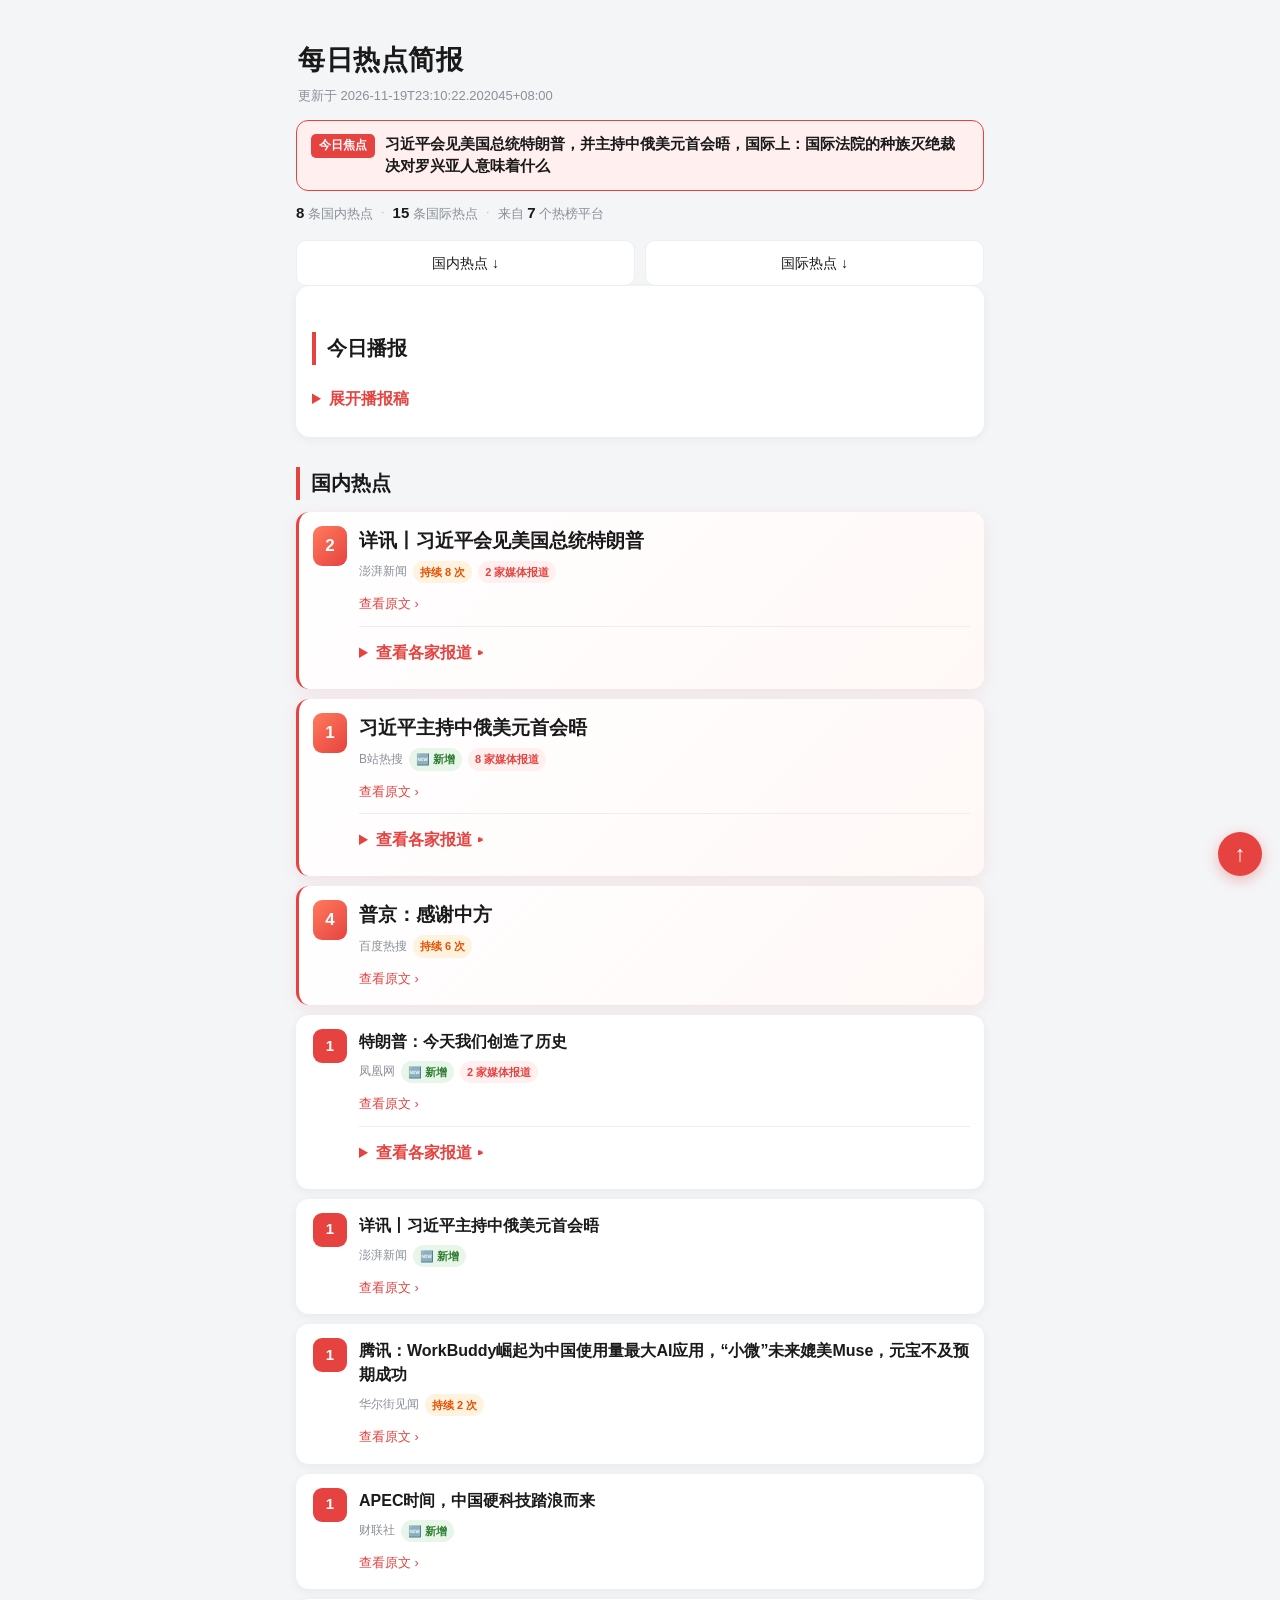
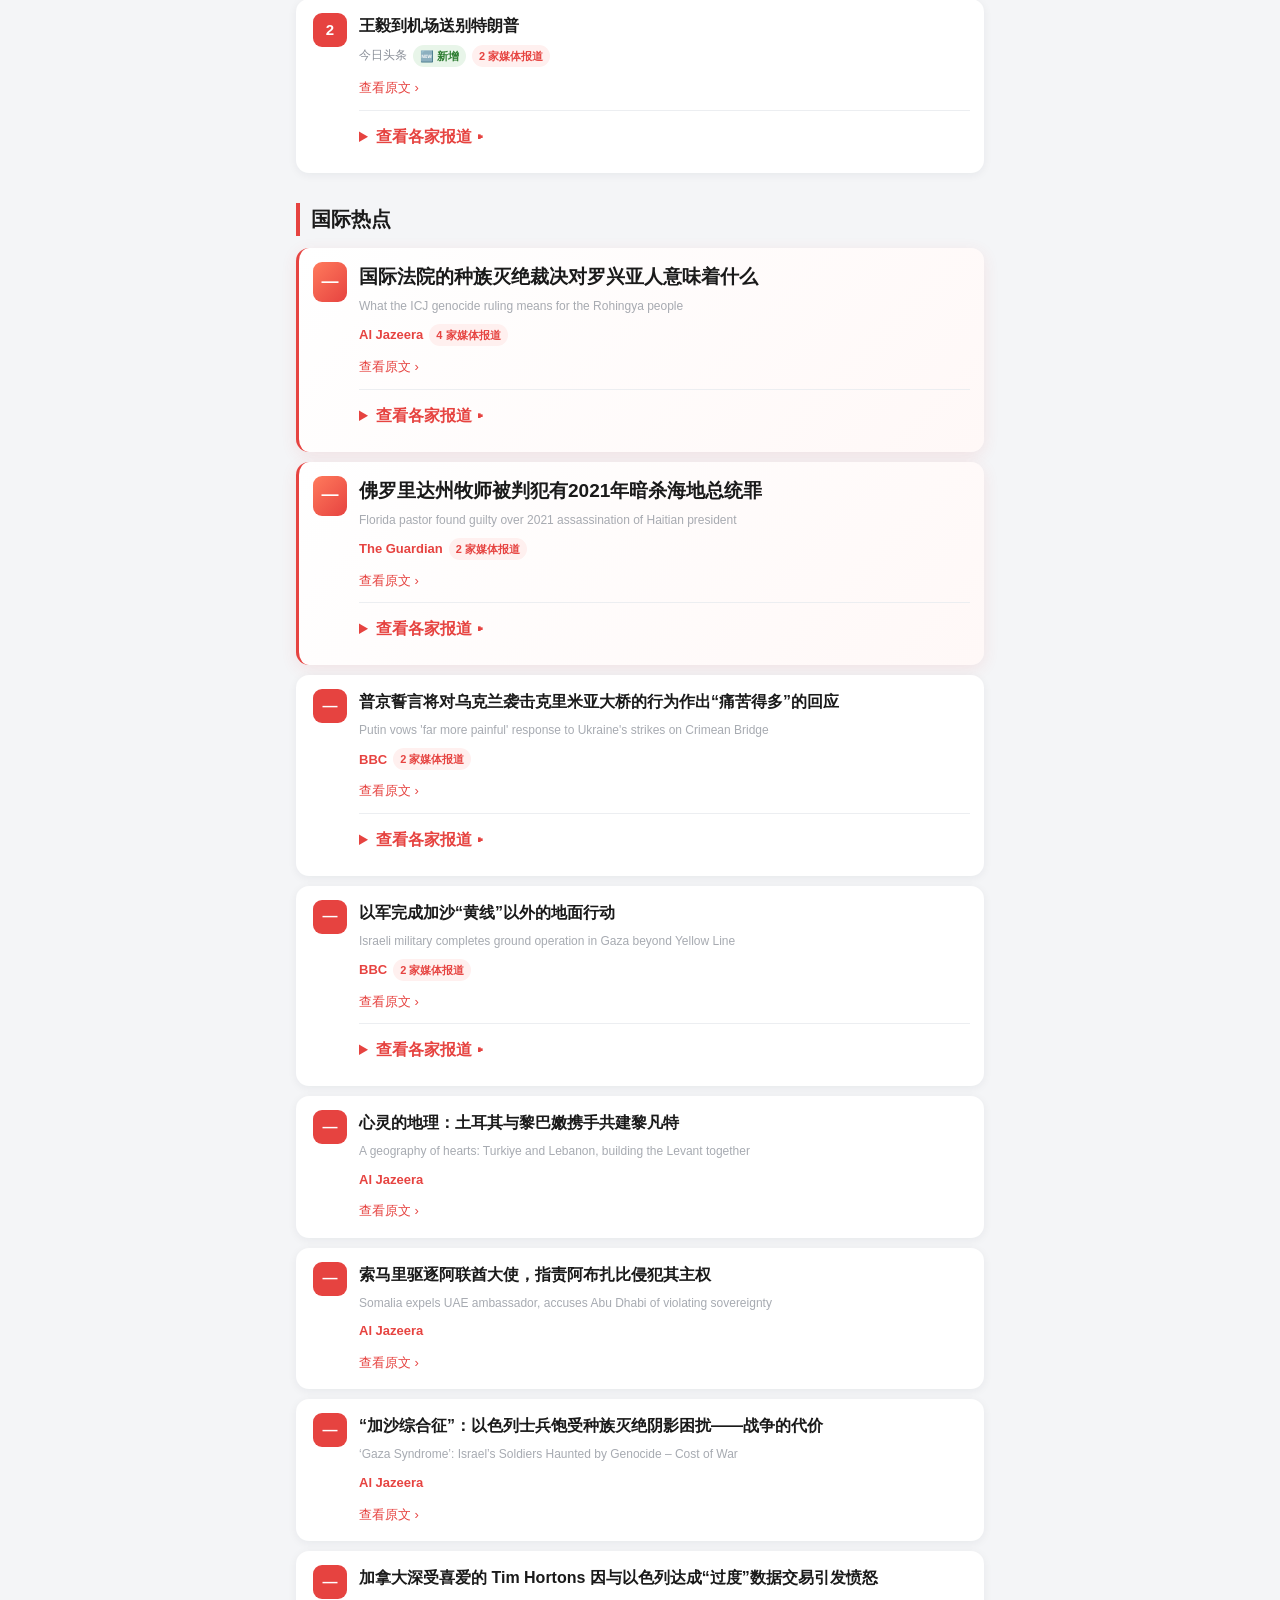
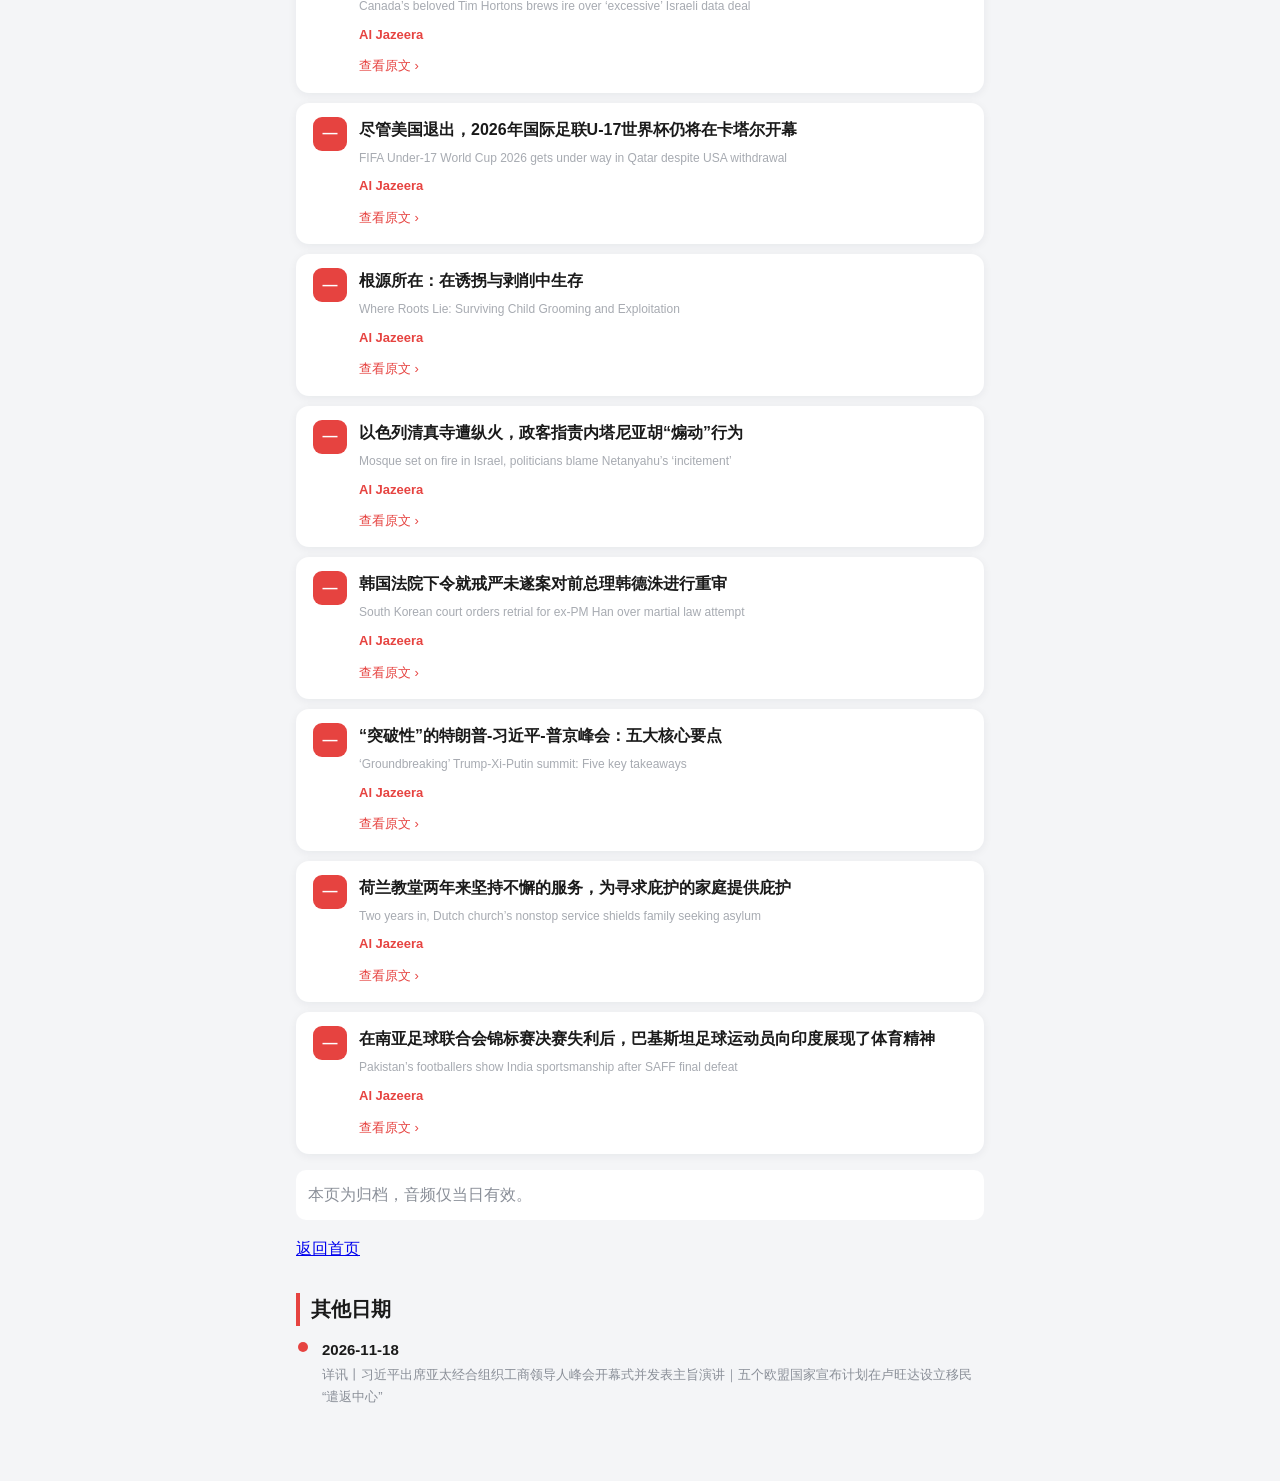
<file: archive/2026-11-19.html>
<!DOCTYPE html><html lang="zh-CN"><head><meta charset="UTF-8">
<meta name="viewport" content="width=device-width,initial-scale=1">
<title>每日热点简报 · 2026-11-19</title>
<meta name="description" content="习近平会见美国总统特朗普，并主持中俄美元首会晤，国际上：国际法院的种族灭绝裁决对罗兴亚人意味着什么">

<style>
:root{
  --bg:#f4f5f7;--card:#fff;--text:#1a1a1a;--muted:#8a8f98;--accent:#e64340;
  --accent-soft:#fff0ef;--line:#eceef1;--shadow:0 2px 10px rgba(20,30,50,.06);
  --headline-bg:linear-gradient(135deg,#fff 0%,#fff8f7 100%);
}
@media(prefers-color-scheme:dark){
  :root{
    --bg:#14161a;--card:#1e2126;--text:#e8eaed;--muted:#9aa0aa;--accent:#ff6b66;
    --accent-soft:#3a2424;--line:#2d3138;--shadow:0 2px 10px rgba(0,0,0,.3);
    --headline-bg:linear-gradient(135deg,#1e2126 0%,#2a2020 100%);
  }
}
*{box-sizing:border-box}
html{scroll-behavior:smooth}
body{margin:0;background:var(--bg);color:var(--text);
  font-family:-apple-system,BlinkMacSystemFont,"PingFang SC","Microsoft YaHei",sans-serif;
  line-height:1.65;-webkit-font-smoothing:antialiased}
.wrap{max-width:720px;margin:0 auto;padding:16px 14px 40px}
header{padding:8px 2px 0}
header h1{font-size:27px;margin:6px 0 2px;letter-spacing:.5px}
.sub{color:var(--muted);font-size:13px;margin:0}

/* A1 今日一句话摘要 */
.brief{margin-top:14px;background:var(--accent-soft);border:1px solid var(--accent);
  border-radius:12px;padding:12px 14px;display:flex;gap:10px;align-items:baseline}
.brief-label{flex:0 0 auto;background:var(--accent);color:#fff;font-size:12px;
  font-weight:700;padding:2px 8px;border-radius:5px}
.brief-text{font-size:15px;font-weight:600;line-height:1.5}

/* B5 概览数字条 */
.overview{margin-top:10px;color:var(--muted);font-size:13px;display:flex;gap:8px;flex-wrap:wrap}
.overview b{color:var(--text);font-size:15px}
.overview .sep{opacity:.5}

/* B6 版块跳转 */
.jump{margin-top:14px;display:flex;gap:10px}
.jump a{flex:1;text-align:center;background:var(--card);border:1px solid var(--line);
  border-radius:10px;padding:11px 6px;color:var(--text);font-size:14px;
  text-decoration:none;min-height:44px;line-height:22px}
.jump a:active{background:var(--accent-soft)}

h2{font-size:20px;margin:30px 0 12px;padding-left:11px;border-left:4px solid var(--accent);
  scroll-margin-top:16px}

/* 今日播报 */
.broadcast{background:var(--card);border-radius:14px;padding:16px;box-shadow:var(--shadow)}
.broadcast #audioEl{display:none}
/* 统一播报控制条 */
.player{background:var(--accent-soft);border:1px solid var(--accent);border-radius:12px;
  padding:12px;margin-bottom:10px}
.player-row{display:flex;align-items:center;gap:12px}
.play-btn{flex:0 0 52px;width:52px;height:52px;border-radius:50%;background:var(--accent);
  color:#fff;border:0;font-size:20px;cursor:pointer;display:flex;align-items:center;
  justify-content:center;box-shadow:0 3px 10px rgba(230,67,64,.3)}
.play-btn:active{transform:scale(.94)}
.player-info{flex:1;min-width:0}
.player-title{font-size:15px;font-weight:600}
.player-status{font-size:12px;color:var(--muted);margin-top:2px}
.stop-btn{flex:0 0 44px;width:44px;height:44px;border-radius:10px;background:var(--card);
  color:var(--muted);border:1px solid var(--line);font-size:14px;cursor:pointer}
.rate-row{display:flex;align-items:center;gap:6px;margin-top:10px;flex-wrap:wrap}
.rate-row span{font-size:12px;color:var(--muted);margin-right:2px}
.rate-btn{background:var(--card);color:var(--muted);border:1px solid var(--line);
  border-radius:16px;padding:5px 11px;font-size:12px;cursor:pointer;min-height:30px}
.rate-btn.active{background:var(--accent);color:#fff;border-color:var(--accent)}
/* 进度条与时间 */
.seek-row{display:flex;align-items:center;gap:8px;margin-top:10px}
.time{font-size:11px;color:var(--muted);font-variant-numeric:tabular-nums;flex:0 0 34px}
.time:last-child{text-align:right}
.seek{flex:1;accent-color:var(--accent);height:24px;cursor:pointer}
/* 音色选择 */
.voice-row{display:flex;align-items:center;gap:6px;margin-top:10px;flex-wrap:wrap}
.voice-row>span{font-size:12px;color:var(--muted);margin-right:2px}
.voice-btn{background:var(--card);color:var(--muted);border:1px solid var(--line);
  border-radius:16px;padding:5px 12px;font-size:12px;cursor:pointer;min-height:30px}
.voice-btn.active{background:var(--accent);color:#fff;border-color:var(--accent)}
.voice-select{flex:1;min-width:120px;background:var(--card);color:var(--text);
  border:1px solid var(--line);border-radius:8px;padding:6px 8px;font-size:13px;min-height:32px}
.script{white-space:pre-wrap;color:var(--text);font-size:15px;margin:10px 0 0}
summary{cursor:pointer;min-height:44px;line-height:44px;color:var(--accent);font-weight:600}

/* 卡片 */
.cards{display:flex;flex-direction:column;gap:10px}
.card{display:flex;background:var(--card);border-radius:13px;padding:14px;
  box-shadow:var(--shadow);border-left:3px solid transparent}
/* A2 头条样式分级 */
.card.headline{background:var(--headline-bg);border-left-color:var(--accent);
  box-shadow:0 4px 16px rgba(230,67,64,.10)}
.card.headline h3{font-size:19px;line-height:1.45}
.card.headline .rank{width:40px;height:40px;font-size:17px}
.rank{flex:0 0 34px;width:34px;height:34px;border-radius:9px;background:var(--accent);
  color:#fff;display:flex;align-items:center;justify-content:center;font-weight:700;
  font-size:15px;margin-right:12px}
.headline .rank{background:linear-gradient(135deg,#ff7a5c,#e64340)}
.body{flex:1;min-width:0}
h3{font-size:16px;margin:1px 0 7px;line-height:1.5}

/* A3 英文原标题弱化 */
.en{color:var(--muted);font-size:12px;margin:2px 0;opacity:.75;transition:opacity .2s}
.card:hover .en{opacity:1}

/* A4 热点标记徽章 */
.meta-line{margin:7px 0;display:flex;gap:6px;flex-wrap:wrap;align-items:center}
.source{color:var(--muted);font-size:12px}
/* 国际卡片来源更醒目：让读者明确知道观点来自哪家媒体 */
.card:has(.en) .source{color:var(--accent);font-weight:600;font-size:13px}
.badge{font-size:11px;padding:2px 7px;border-radius:20px;font-weight:600;white-space:nowrap}
.badge.new{background:#e8f5e9;color:#2e7d32}
.badge.hot{background:#fff3e0;color:#e65100}
.badge.multi{background:var(--accent-soft);color:var(--accent)}
@media(prefers-color-scheme:dark){
  .badge.new{background:#1b3320;color:#81c784}
  .badge.hot{background:#3a2a15;color:#ffb74d}
}
.link{color:var(--accent);font-size:13px;text-decoration:none}
.views{margin-top:9px;border-top:1px solid var(--line);padding-top:4px}
.hint{color:var(--muted);font-size:12px;background:var(--accent-soft);
  padding:8px 10px;border-radius:7px;margin:6px 0}
.view{display:flex;flex-direction:column;gap:2px;padding:9px 0;
  border-bottom:1px solid var(--line);font-size:14px}
.view a{color:var(--text);text-decoration:none}
/* C8 展开区图片 */
.view-img{width:100%;max-height:160px;object-fit:cover;border-radius:8px;margin-bottom:4px}
.empty,.note{color:var(--muted);padding:12px;background:var(--card);border-radius:10px}

/* B7 往期回顾时间线 */
.recent ul.timeline{list-style:none;margin:0;padding:0 0 0 6px}
.recent li{border-left:2px solid var(--line);padding:0 0 14px 18px;position:relative}
.recent li:last-child{border-left-color:transparent}
.recent .dot{position:absolute;left:-6px;top:4px;width:10px;height:10px;
  border-radius:50%;background:var(--accent)}
.recent .day-line{font-size:15px;font-weight:600}
.recent a{color:var(--text);text-decoration:none}
.recent .day-sum{color:var(--muted);font-size:13px;margin-top:2px}

/* B6 悬浮回到顶部 */
.to-top{position:fixed;right:18px;bottom:24px;width:44px;height:44px;
  border-radius:50%;background:var(--accent);color:#fff;font-size:22px;
  display:flex;align-items:center;justify-content:center;text-decoration:none;
  box-shadow:0 4px 14px rgba(230,67,64,.35);z-index:99}
@media(min-width:700px){.wrap{padding:24px 16px 60px}}
</style>

</head><body><div class="wrap">
<header><h1>每日热点简报</h1>
<p class="sub">更新于 2026-11-19T23:10:22.202045+08:00</p></header>
<div class="brief"><span class="brief-label">今日焦点</span><span class="brief-text">习近平会见美国总统特朗普，并主持中俄美元首会晤，国际上：国际法院的种族灭绝裁决对罗兴亚人意味着什么</span></div>
<div class="overview"><span><b>8</b> 条国内热点</span><span class="sep">·</span><span><b>15</b> 条国际热点</span><span class="sep">·</span><span>来自 <b>7</b> 个热榜平台</span></div>
<nav class="jump"><a href="#domestic">国内热点 ↓</a><a href="#international">国际热点 ↓</a></nav>
<section class="broadcast" id="broadcast"><h2>今日播报</h2>
<details><summary>展开播报稿</summary>
<p class="script">各位好，今天是11月19日，欢迎收听今日热点。

首先来看国内新闻。习近平会见了美国总统特朗普，特朗普表示双方今天创造了历史。同时，习近平还主持了中俄美元首会晤，普京对中方表示感谢。在科技领域，腾讯旗下的WorkBuddy已成为中国使用量最大的AI应用，其“小微”功能未来有望媲美Muse，而元宝的表现则不及预期。

接下来关注国际动态。国际法院关于种族灭绝的裁决，引发了外界对罗兴亚人处境的关注。在司法方面，一名佛罗里达州牧师被判犯有2021年暗杀海地总统罪。军事局势方面，普京誓言将对乌克兰袭击克里米亚大桥的行为作出“痛苦得多”的回应，与此同时，以色列军队已完成加沙“黄线”以外的地面行动。此外，土耳其与黎巴嫩正携手共建黎凡特。在外交纠纷方面，索马里指责阿联酋侵犯其主权，并已决定驱逐阿联酋大使。

以上就是今天的要闻，明天同一时间再见。</p></details>
</section>
<section id="domestic"><h2>国内热点</h2>
<div class="cards">
<article class="card headline">
<div class="rank">2</div>
<div class="body">
<h3>详讯丨习近平会见美国总统特朗普</h3>
<div class="meta-line">
<span class="source">澎湃新闻</span>
<span class="badge hot">持续 8 次</span>
<span class="badge multi">2 家媒体报道</span>
</div>
<a class="link" href="https://www.thepaper.cn/newsDetail_forward_34511524" target="_blank" rel="noopener">查看原文 ›</a>
<details class="views"><summary>查看各家报道 ▸</summary>
<p class="hint">以下报道来自 3 家媒体，观点可能不同，请自行判断</p>
<div class="view">
<a href="https://www.thepaper.cn/newsDetail_forward_34511524" target="_blank" rel="noopener">澎湃新闻：详讯丨习近平会见美国总统特朗普</a>
</div>
<div class="view">
<a href="https://www.cls.cn/detail/2538998" target="_blank" rel="noopener">财联社：详讯丨习近平会见美国总统特朗普</a>
</div>
<div class="view">
<a href="https://www.cls.cn/detail/2538859" target="_blank" rel="noopener">财联社：习近平会见美国总统特朗普，高清大图来了</a>
</div>
</details>
</div></article>
<article class="card headline">
<div class="rank">1</div>
<div class="body">
<h3>习近平主持中俄美元首会晤</h3>
<div class="meta-line">
<span class="source">B站热搜</span>
<span class="badge new">🆕 新增</span>
<span class="badge multi">8 家媒体报道</span>
</div>
<a class="link" href="https://search.bilibili.com/all?keyword=%E4%B9%A0%E8%BF%91%E5%B9%B3%E4%B8%BB%E6%8C%81%E4%B8%AD%E4%BF%84%E7%BE%8E%E5%85%83%E9%A6%96%E4%BC%9A%E6%99%A4" target="_blank" rel="noopener">查看原文 ›</a>
<details class="views"><summary>查看各家报道 ▸</summary>
<p class="hint">以下报道来自 12 家媒体，观点可能不同，请自行判断</p>
<div class="view">
<a href="https://search.bilibili.com/all?keyword=%E4%B9%A0%E8%BF%91%E5%B9%B3%E4%B8%BB%E6%8C%81%E4%B8%AD%E4%BF%84%E7%BE%8E%E5%85%83%E9%A6%96%E4%BC%9A%E6%99%A4" target="_blank" rel="noopener">B站热搜：习近平主持中俄美元首会晤</a>
</div>
<div class="view">
<a href="https://www.toutiao.com/trending/7709805042211209235/" target="_blank" rel="noopener">今日头条：中俄美元首和平宣言</a>
</div>
<div class="view">
<a href="https://s.weibo.com/weibo?q=%23%E4%B8%AD%E4%BF%84%E7%BE%8E%E5%85%83%E9%A6%96%E5%92%8C%E5%B9%B3%E5%AE%A3%E8%A8%80%23&amp;t=31&amp;band_rank=1&amp;Refer=top" target="_blank" rel="noopener">微博热搜：中俄美元首和平宣言</a>
</div>
<div class="view">
<a href="https://www.douyin.com/hot/2748056" target="_blank" rel="noopener">抖音热榜：中俄美元首会晤</a>
</div>
<div class="view">
<a href="https://www.baidu.com/s?wd=%E4%B8%AD%E4%BF%84%E7%BE%8E%E5%85%83%E9%A6%96%E4%BC%9A%E6%99%A4" target="_blank" rel="noopener">百度热搜：中俄美元首会晤</a>
</div>
<div class="view">
<a href="https://www.douyin.com/hot/2754857" target="_blank" rel="noopener">抖音热榜：中俄美元首和平宣言</a>
</div>
<div class="view">
<a href="https://search.bilibili.com/all?keyword=%E4%B8%AD%E4%BF%84%E7%BE%8E%E5%85%83%E9%A6%96%E5%92%8C%E5%B9%B3%E5%AE%A3%E8%A8%80" target="_blank" rel="noopener">B站热搜：中俄美元首和平宣言</a>
</div>
<div class="view">
<a href="https://www.thepaper.cn/newsDetail_forward_34512539" target="_blank" rel="noopener">澎湃新闻：中俄美元首和平宣言</a>
</div>
<div class="view">
<a href="https://wallstreetcn.com/articles/3786290" target="_blank" rel="noopener">华尔街见闻：中俄美元首和平宣言</a>
</div>
<div class="view">
<a href="https://www.cls.cn/detail/2539282" target="_blank" rel="noopener">财联社：详讯丨习近平主持中俄美元首会晤</a>
</div>
<div class="view">
<a href="https://www.cls.cn/detail/2539122" target="_blank" rel="noopener">财联社：中俄美元首会晤高清大图</a>
</div>
<div class="view">
<a href="https://www.cls.cn/detail/2539209" target="_blank" rel="noopener">财联社：中俄美元首和平宣言</a>
</div>
</details>
</div></article>
<article class="card headline">
<div class="rank">4</div>
<div class="body">
<h3>普京：感谢中方</h3>
<div class="meta-line">
<span class="source">百度热搜</span>
<span class="badge hot">持续 6 次</span>
</div>
<a class="link" href="https://www.baidu.com/s?wd=%E6%99%AE%E4%BA%AC%EF%BC%9A%E6%84%9F%E8%B0%A2%E4%B8%AD%E6%96%B9" target="_blank" rel="noopener">查看原文 ›</a>
</div></article>
<article class="card">
<div class="rank">1</div>
<div class="body">
<h3>特朗普：今天我们创造了历史</h3>
<div class="meta-line">
<span class="source">凤凰网</span>
<span class="badge new">🆕 新增</span>
<span class="badge multi">2 家媒体报道</span>
</div>
<a class="link" href="https://news.ifeng.com/c/8yBj2ss25v1" target="_blank" rel="noopener">查看原文 ›</a>
<details class="views"><summary>查看各家报道 ▸</summary>
<p class="hint">以下报道来自 2 家媒体，观点可能不同，请自行判断</p>
<div class="view">
<a href="https://news.ifeng.com/c/8yBj2ss25v1" target="_blank" rel="noopener">凤凰网：特朗普：今天我们创造了历史</a>
</div>
<div class="view">
<a href="https://www.baidu.com/s?wd=%E7%89%B9%E6%9C%97%E6%99%AE%EF%BC%9A%E6%88%91%E4%BB%AC%E5%88%9B%E9%80%A0%E4%BA%86%E5%8E%86%E5%8F%B2" target="_blank" rel="noopener">百度热搜：特朗普：我们创造了历史</a>
</div>
</details>
</div></article>
<article class="card">
<div class="rank">1</div>
<div class="body">
<h3>详讯丨习近平主持中俄美元首会晤</h3>
<div class="meta-line">
<span class="source">澎湃新闻</span>
<span class="badge new">🆕 新增</span>
</div>
<a class="link" href="https://www.thepaper.cn/newsDetail_forward_34513086" target="_blank" rel="noopener">查看原文 ›</a>
</div></article>
<article class="card">
<div class="rank">1</div>
<div class="body">
<h3>腾讯：WorkBuddy崛起为中国使用量最大AI应用，“小微”未来媲美Muse，元宝不及预期成功</h3>
<div class="meta-line">
<span class="source">华尔街见闻</span>
<span class="badge hot">持续 2 次</span>
</div>
<a class="link" href="https://wallstreetcn.com/articles/3786214" target="_blank" rel="noopener">查看原文 ›</a>
</div></article>
<article class="card">
<div class="rank">1</div>
<div class="body">
<h3>APEC时间，中国硬科技踏浪而来</h3>
<div class="meta-line">
<span class="source">财联社</span>
<span class="badge new">🆕 新增</span>
</div>
<a class="link" href="https://www.cls.cn/detail/2539221" target="_blank" rel="noopener">查看原文 ›</a>
</div></article>
<article class="card">
<div class="rank">2</div>
<div class="body">
<h3>王毅到机场送别特朗普</h3>
<div class="meta-line">
<span class="source">今日头条</span>
<span class="badge new">🆕 新增</span>
<span class="badge multi">2 家媒体报道</span>
</div>
<a class="link" href="https://www.toutiao.com/trending/7709633676031643199/" target="_blank" rel="noopener">查看原文 ›</a>
<details class="views"><summary>查看各家报道 ▸</summary>
<p class="hint">以下报道来自 2 家媒体，观点可能不同，请自行判断</p>
<div class="view">
<a href="https://www.toutiao.com/trending/7709633676031643199/" target="_blank" rel="noopener">今日头条：王毅到机场送别特朗普</a>
</div>
<div class="view">
<a href="https://www.baidu.com/s?wd=%E7%8E%8B%E6%AF%85%E6%9C%BA%E5%9C%BA%E9%80%81%E5%88%AB%E7%89%B9%E6%9C%97%E6%99%AE+%E4%BA%8C%E4%BA%BA%E9%95%BF%E6%97%B6%E9%97%B4%E4%BA%A4%E8%B0%88" target="_blank" rel="noopener">百度热搜：王毅机场送别特朗普 二人长时间交谈</a>
</div>
</details>
</div></article>
</div>
</section>
<section id="international"><h2>国际热点</h2>
<div class="cards">
<article class="card headline">
<div class="rank">—</div>
<div class="body">
<h3>国际法院的种族灭绝裁决对罗兴亚人意味着什么</h3>
<p class="en">What the ICJ genocide ruling means for the Rohingya people</p>
<div class="meta-line">
<span class="source">Al Jazeera</span>
<span class="badge multi">4 家媒体报道</span>
</div>
<a class="link" href="https://www.aljazeera.com/news/2026/11/19/what-the-icj-ruling-means-for-the-rohingya?traffic_source=rss" target="_blank" rel="noopener">查看原文 ›</a>
<details class="views"><summary>查看各家报道 ▸</summary>
<p class="hint">以下报道来自 4 家媒体，观点可能不同，请自行判断</p>
<div class="view">
<a href="https://www.aljazeera.com/news/2026/11/19/what-the-icj-ruling-means-for-the-rohingya?traffic_source=rss" target="_blank" rel="noopener">Al Jazeera：国际法院的种族灭绝裁决对罗兴亚人意味着什么</a>
<span class="en">What the ICJ genocide ruling means for the Rohingya people</span>
</div>
<div class="view">
<img class="view-img" src="https://s.france24.com/media/display/1839856c-e421-11f1-9169-6b451f569414/w:1024/p:16x9/EN-20261119-140816-141029-CS.jpg" loading="lazy" onerror="this.style.display='none'">
<a href="https://www.france24.com/en/icj-rules-myanmar-committed-genocide-against-the-rohingya" target="_blank" rel="noopener">France 24：国际法院裁定缅甸对罗兴亚人实施种族灭绝</a>
<span class="en">ICJ rules Myanmar committed genocide against the Rohingya</span>
</div>
<div class="view">
<a href="https://www.npr.org/2026/11/19/g-s1-154340/un-court-myanmar-genocide-rohingya" target="_blank" rel="noopener">NPR：联合国最高法院裁定缅甸对罗兴亚人实施种族灭绝</a>
<span class="en">Top U.N. court rules Myanmar committed genocide against the Rohingya</span>
</div>
<div class="view">
<a href="https://news.google.com/rss/articles/[base64]?oc=5" target="_blank" rel="noopener">Google News：联合国最高法院裁定缅甸对罗兴亚人犯下种族灭绝罪 - 半岛电视台</a>
<span class="en">UN’s top court finds Myanmar guilty of genocide against Rohingya - Al Jazeera</span>
</div>
</details>
</div></article>
<article class="card headline">
<div class="rank">—</div>
<div class="body">
<h3>佛罗里达州牧师被判犯有2021年暗杀海地总统罪</h3>
<p class="en">Florida pastor found guilty over 2021 assassination of Haitian president</p>
<div class="meta-line">
<span class="source">The Guardian</span>
<span class="badge multi">2 家媒体报道</span>
</div>
<a class="link" href="https://www.theguardian.com/us-news/2026/nov/18/florida-pastor-guilty-haiti-president-assassination" target="_blank" rel="noopener">查看原文 ›</a>
<details class="views"><summary>查看各家报道 ▸</summary>
<p class="hint">以下报道来自 2 家媒体，观点可能不同，请自行判断</p>
<div class="view">
<a href="https://www.theguardian.com/us-news/2026/nov/18/florida-pastor-guilty-haiti-president-assassination" target="_blank" rel="noopener">The Guardian：佛罗里达州牧师被判犯有2021年暗杀海地总统罪</a>
<span class="en">Florida pastor found guilty over 2021 assassination of Haitian president</span>
</div>
<div class="view">
<img class="view-img" src="https://ichef.bbci.co.uk/ace/standard/1024/cpsprodpb/e31d/live/a9425010-e409-11f1-ab35-e1af93fa5cce.jpg" loading="lazy" onerror="this.style.display='none'">
<a href="https://www.bbc.co.uk/news/articles/cm702q0lg50po?at_medium=RSS&amp;at_campaign=rss" target="_blank" rel="noopener">BBC：佛罗里达州牧师因参与刺杀海地总统被判有罪</a>
<span class="en">Florida pastor found guilty over role in assassination of Haitian president</span>
</div>
</details>
</div></article>
<article class="card">
<div class="rank">—</div>
<div class="body">
<h3>普京誓言将对乌克兰袭击克里米亚大桥的行为作出“痛苦得多”的回应</h3>
<p class="en">Putin vows &#x27;far more painful&#x27; response to Ukraine&#x27;s strikes on Crimean Bridge</p>
<div class="meta-line">
<span class="source">BBC</span>
<span class="badge multi">2 家媒体报道</span>
</div>
<a class="link" href="https://www.bbc.co.uk/news/articles/cm879dqn3e1jo?at_medium=RSS&amp;at_campaign=rss" target="_blank" rel="noopener">查看原文 ›</a>
<details class="views"><summary>查看各家报道 ▸</summary>
<p class="hint">以下报道来自 2 家媒体，观点可能不同，请自行判断</p>
<div class="view">
<img class="view-img" src="https://ichef.bbci.co.uk/ace/standard/1024/cpsprodpb/4dc7/live/1a9ba6c0-e424-11f1-b782-6bf340d7e154.jpg" loading="lazy" onerror="this.style.display='none'">
<a href="https://www.bbc.co.uk/news/articles/cm879dqn3e1jo?at_medium=RSS&amp;at_campaign=rss" target="_blank" rel="noopener">BBC：普京誓言将对乌克兰袭击克里米亚大桥的行为作出“痛苦得多”的回应</a>
<span class="en">Putin vows &#x27;far more painful&#x27; response to Ukraine&#x27;s strikes on Crimean Bridge</span>
</div>
<div class="view">
<a href="https://news.google.com/rss/articles/CBMiW0FVX3lxTE9WV1BxNmRrQUFiOTMxd3laUEdOa2I1dzNZZWlqWnFfQW5ic05OSTJuYjhFTkpIMUprN2tyeWlEMGRmdWJEallEUVRjSnpzcXdEbTl5SXdFZEZtVWM?oc=5" target="_blank" rel="noopener">Google News：普京誓言对乌克兰袭击克里米亚大桥的行为作出“痛苦得多”的回应 - BBC</a>
<span class="en">Putin vows &#x27;far more painful&#x27; response to Ukraine&#x27;s strikes on Crimean Bridge - BBC</span>
</div>
</details>
</div></article>
<article class="card">
<div class="rank">—</div>
<div class="body">
<h3>以军完成加沙“黄线”以外的地面行动</h3>
<p class="en">Israeli military completes ground operation in Gaza beyond Yellow Line</p>
<div class="meta-line">
<span class="source">BBC</span>
<span class="badge multi">2 家媒体报道</span>
</div>
<a class="link" href="https://www.bbc.co.uk/news/articles/cw8r7510degno?at_medium=RSS&amp;at_campaign=rss" target="_blank" rel="noopener">查看原文 ›</a>
<details class="views"><summary>查看各家报道 ▸</summary>
<p class="hint">以下报道来自 2 家媒体，观点可能不同，请自行判断</p>
<div class="view">
<img class="view-img" src="https://ichef.bbci.co.uk/ace/standard/1024/cpsprodpb/ee79/live/56061990-e382-11f1-a094-5fdc692f3e33.jpg" loading="lazy" onerror="this.style.display='none'">
<a href="https://www.bbc.co.uk/news/articles/cw8r7510degno?at_medium=RSS&amp;at_campaign=rss" target="_blank" rel="noopener">BBC：以军完成加沙“黄线”以外的地面行动</a>
<span class="en">Israeli military completes ground operation in Gaza beyond Yellow Line</span>
</div>
<div class="view">
<a href="https://news.google.com/rss/articles/CBMiW0FVX3lxTE9hTVBjZ3ZTR2x5c0NaYmhGUl9VUUg0enFwUWNmUW9RR0hNSElNN1NfRWxMRkdDWkx6UFZNY0xlMG9WNUJfU0V4amltWU1WOGN6Ykt6WVktakgwaG8?oc=5" target="_blank" rel="noopener">Google News：以色列军方完成在“黄线”以外的加沙地面行动 - BBC</a>
<span class="en">Israeli military completes ground operation in Gaza beyond Yellow Line - BBC</span>
</div>
</details>
</div></article>
<article class="card">
<div class="rank">—</div>
<div class="body">
<h3>心灵的地理：土耳其与黎巴嫩携手共建黎凡特</h3>
<p class="en">A geography of hearts: Turkiye and Lebanon, building the Levant together</p>
<div class="meta-line">
<span class="source">Al Jazeera</span>
</div>
<a class="link" href="https://www.aljazeera.com/opinions/2026/11/19/a-geography-of-hearts-turkiye-and-lebanon-building-the-levant-together?traffic_source=rss" target="_blank" rel="noopener">查看原文 ›</a>
</div></article>
<article class="card">
<div class="rank">—</div>
<div class="body">
<h3>索马里驱逐阿联酋大使，指责阿布扎比侵犯其主权</h3>
<p class="en">Somalia expels UAE ambassador, accuses Abu Dhabi of violating sovereignty</p>
<div class="meta-line">
<span class="source">Al Jazeera</span>
</div>
<a class="link" href="https://www.aljazeera.com/news/2026/11/19/somalia-expels-uae-ambassador-accuses-abu-dhabi-of-violating-sovereignty?traffic_source=rss" target="_blank" rel="noopener">查看原文 ›</a>
</div></article>
<article class="card">
<div class="rank">—</div>
<div class="body">
<h3>“加沙综合征”：以色列士兵饱受种族灭绝阴影困扰——战争的代价</h3>
<p class="en">‘Gaza Syndrome’: Israel’s Soldiers Haunted by Genocide – Cost of War</p>
<div class="meta-line">
<span class="source">Al Jazeera</span>
</div>
<a class="link" href="https://www.aljazeera.com/video/al-jazeera-originals/2026/11/19/gaza-syndrome-israels-soldiers-haunted-by-genocide-cost-of-war?traffic_source=rss" target="_blank" rel="noopener">查看原文 ›</a>
</div></article>
<article class="card">
<div class="rank">—</div>
<div class="body">
<h3>加拿大深受喜爱的 Tim Hortons 因与以色列达成“过度”数据交易引发愤怒</h3>
<p class="en">Canada’s beloved Tim Hortons brews ire over ‘excessive’ Israeli data deal</p>
<div class="meta-line">
<span class="source">Al Jazeera</span>
</div>
<a class="link" href="https://www.aljazeera.com/features/2026/11/19/canadas-beloved-tim-hortons-brews-ire-over-excessive-israeli-data-deal?traffic_source=rss" target="_blank" rel="noopener">查看原文 ›</a>
</div></article>
<article class="card">
<div class="rank">—</div>
<div class="body">
<h3>尽管美国退出，2026年国际足联U-17世界杯仍将在卡塔尔开幕</h3>
<p class="en">FIFA Under-17 World Cup 2026 gets under way in Qatar despite USA withdrawal</p>
<div class="meta-line">
<span class="source">Al Jazeera</span>
</div>
<a class="link" href="https://www.aljazeera.com/sports/2026/11/19/fifa-under-17-world-cup-2026-gets-under-way-in-qatar-despite-usa-withdrawal?traffic_source=rss" target="_blank" rel="noopener">查看原文 ›</a>
</div></article>
<article class="card">
<div class="rank">—</div>
<div class="body">
<h3>根源所在：在诱拐与剥削中生存</h3>
<p class="en">Where Roots Lie: Surviving Child Grooming and Exploitation</p>
<div class="meta-line">
<span class="source">Al Jazeera</span>
</div>
<a class="link" href="https://www.aljazeera.com/video/witness/2026/11/19/where-roots-lie-surviving-child-grooming-and-exploitation?traffic_source=rss" target="_blank" rel="noopener">查看原文 ›</a>
</div></article>
<article class="card">
<div class="rank">—</div>
<div class="body">
<h3>以色列清真寺遭纵火，政客指责内塔尼亚胡“煽动”行为</h3>
<p class="en">Mosque set on fire in Israel, politicians blame Netanyahu’s ‘incitement’</p>
<div class="meta-line">
<span class="source">Al Jazeera</span>
</div>
<a class="link" href="https://www.aljazeera.com/news/2026/11/19/mosque-set-on-fire-in-israel-politicians-blame-netanyahus-incitement?traffic_source=rss" target="_blank" rel="noopener">查看原文 ›</a>
</div></article>
<article class="card">
<div class="rank">—</div>
<div class="body">
<h3>韩国法院下令就戒严未遂案对前总理韩德洙进行重审</h3>
<p class="en">South Korean court orders retrial for ex-PM Han over martial law attempt</p>
<div class="meta-line">
<span class="source">Al Jazeera</span>
</div>
<a class="link" href="https://www.aljazeera.com/news/2026/11/19/south-korean-court-orders-retrial-for-ex-pm-han-over-martial-law-attempt?traffic_source=rss" target="_blank" rel="noopener">查看原文 ›</a>
</div></article>
<article class="card">
<div class="rank">—</div>
<div class="body">
<h3>“突破性”的特朗普-习近平-普京峰会：五大核心要点</h3>
<p class="en">‘Groundbreaking’ Trump-Xi-Putin summit: Five key takeaways</p>
<div class="meta-line">
<span class="source">Al Jazeera</span>
</div>
<a class="link" href="https://www.aljazeera.com/news/2026/11/19/groundbreaking-trump-xi-putin-summit-five-key-takeaways?traffic_source=rss" target="_blank" rel="noopener">查看原文 ›</a>
</div></article>
<article class="card">
<div class="rank">—</div>
<div class="body">
<h3>荷兰教堂两年来坚持不懈的服务，为寻求庇护的家庭提供庇护</h3>
<p class="en">Two years in, Dutch church’s nonstop service shields family seeking asylum</p>
<div class="meta-line">
<span class="source">Al Jazeera</span>
</div>
<a class="link" href="https://www.aljazeera.com/news/2026/11/19/two-years-in-dutch-churchs-nonstop-service-shields-family-seeking-asylum?traffic_source=rss" target="_blank" rel="noopener">查看原文 ›</a>
</div></article>
<article class="card">
<div class="rank">—</div>
<div class="body">
<h3>在南亚足球联合会锦标赛决赛失利后，巴基斯坦足球运动员向印度展现了体育精神</h3>
<p class="en">Pakistan’s footballers show India sportsmanship after SAFF final defeat</p>
<div class="meta-line">
<span class="source">Al Jazeera</span>
</div>
<a class="link" href="https://www.aljazeera.com/video/newsfeed/2026/11/19/pakistans-footballers-show-india-sportsmanship-after-saff-final-defeat?traffic_source=rss" target="_blank" rel="noopener">查看原文 ›</a>
</div></article>
</div>
</section>
<p class="note">本页为归档，音频仅当日有效。</p>
<p><a href="../index.html">返回首页</a></p>
<section class="recent"><h2>其他日期</h2><ul class="timeline">
<li><div class="day-line"><span class="dot"></span><a href="2026-11-18.html">2026-11-18</a></div><div class="day-sum">详讯丨习近平出席亚太经合组织工商领导人峰会开幕式并发表主旨演讲｜五个欧盟国家宣布计划在卢旺达设立移民“遣返中心”</div></li>
</ul></section>
</div><a class="to-top" href="#" aria-label="回到顶部">↑</a>
<script>(function(){var player=document.getElementById('player');if(!player)return;var mode=player.getAttribute('data-mode');var audio=document.getElementById('audioEl');var playBtn=document.getElementById('playBtn');var stopBtn=document.getElementById('stopBtn');var statusEl=document.getElementById('playerStatus');var seekBar=document.getElementById('seekBar');var curTime=document.getElementById('curTime');var durTime=document.getElementById('durTime');var rateBtns=document.querySelectorAll('.rate-btn');var voiceBtns=document.querySelectorAll('.voice-btn');var voiceSelect=document.getElementById('browserVoice');var text="各位好，今天是11月19日，欢迎收听今日热点。\n\n首先来看国内新闻。习近平会见了美国总统特朗普，特朗普表示双方今天创造了历史。同时，习近平还主持了中俄美元首会晤，普京对中方表示感谢。在科技领域，腾讯旗下的WorkBuddy已成为中国使用量最大的AI应用，其“小微”功能未来有望媲美Muse，而元宝的表现则不及预期。\n\n接下来关注国际动态。国际法院关于种族灭绝的裁决，引发了外界对罗兴亚人处境的关注。在司法方面，一名佛罗里达州牧师被判犯有2021年暗杀海地总统罪。军事局势方面，普京誓言将对乌克兰袭击克里米亚大桥的行为作出“痛苦得多”的回应，与此同时，以色列军队已完成加沙“黄线”以外的地面行动。此外，土耳其与黎巴嫩正携手共建黎凡特。在外交纠纷方面，索马里指责阿联酋侵犯其主权，并已决定驱逐阿联酋大使。\n\n以上就是今天的要闻，明天同一时间再见。";var rate=1,playing=false,utterance=null,startedAt=0,elapsed=0,seeking=false;function fmt(t){t=Math.max(0,Math.floor(t||0));return Math.floor(t/60)+':'+('0'+(t%60)).slice(-2);}function setStatus(s){statusEl.textContent=s;}function applyRate(){if(mode==='mp3'){audio.playbackRate=rate;}else if(utterance){utterance.rate=rate;}}function zhVoices(){var vs=(window.speechSynthesis&&speechSynthesis.getVoices())||[];return vs.filter(function(v){return v.lang&&v.lang.toLowerCase().indexOf('zh')===0;});}function fillVoiceSelect(){if(!voiceSelect)return;var z=zhVoices();if(!z.length){voiceSelect.innerHTML='<option>浏览器默认中文</option>';return;}voiceSelect.innerHTML=z.map(function(v,i){return '<option value="'+i+'">'+v.name+'</option>';}).join('');}if('speechSynthesis' in window){fillVoiceSelect();speechSynthesis.onvoiceschanged=fillVoiceSelect;}function ttsElapsed(){return elapsed+(startedAt?((Date.now()-startedAt)/1000):0);}function ttsDuration(){return Math.max(1,text.length/4.5);}function updateProgress(cur,dur){if(!isFinite(dur)||dur<=0){dur=ttsDuration();}if(!seeking)seekBar.value=Math.round(cur/dur*1000);curTime.textContent=fmt(cur);durTime.textContent=fmt(dur);}function start(){if(mode==='mp3'){applyRate();var p=audio.play();if(p&&p.catch){p.catch(function(){setStatus('播放失败，可点“展开播报稿”阅读');});}playing=true;playBtn.textContent='❚❚';setStatus('正在播放…');}else{if(!('speechSynthesis' in window)){setStatus('当前浏览器不支持朗读，请阅读播报稿');return;}if(speechSynthesis.paused){speechSynthesis.resume();playing=true;playBtn.textContent='❚❚';startedAt=Date.now();setStatus('继续朗读…');return;}speechSynthesis.cancel();utterance=new SpeechSynthesisUtterance(text);utterance.lang='zh-CN';utterance.rate=rate;var z=zhVoices();if(voiceSelect&&z[parseInt(voiceSelect.value,10)])utterance.voice=z[parseInt(voiceSelect.value,10)];else if(z[0])utterance.voice=z[0];utterance.onend=function(){playing=false;playBtn.textContent='▶';setStatus('朗读结束');elapsed=ttsDuration();startedAt=0;updateProgress(ttsDuration(),ttsDuration());};utterance.onerror=function(){playing=false;playBtn.textContent='▶';setStatus('朗读失败，请阅读播报稿');};speechSynthesis.speak(utterance);playing=true;playBtn.textContent='❚❚';startedAt=Date.now();setStatus('正在朗读…');}}function pause(){if(mode==='mp3'){audio.pause();}else if('speechSynthesis' in window){elapsed=ttsElapsed();startedAt=0;speechSynthesis.pause();}playing=false;playBtn.textContent='▶';setStatus('已暂停');}function stop(){if(mode==='mp3'){audio.pause();audio.currentTime=0;}else if('speechSynthesis' in window){speechSynthesis.cancel();}playing=false;startedAt=0;elapsed=0;playBtn.textContent='▶';seekBar.value=0;curTime.textContent='0:00';setStatus('已停止');}playBtn.addEventListener('click',function(){if(playing)pause();else start();});stopBtn.addEventListener('click',stop);audio.addEventListener('timeupdate',function(){updateProgress(audio.currentTime,audio.duration);});audio.addEventListener('loadedmetadata',function(){updateProgress(0,audio.duration);});audio.addEventListener('ended',function(){playing=false;playBtn.textContent='▶';setStatus('播放结束');});seekBar.addEventListener('input',function(){seeking=true;var dur=(mode==='mp3')?audio.duration:ttsDuration();var t=dur*(parseInt(seekBar.value,10)/1000);updateProgress(t,dur);});seekBar.addEventListener('change',function(){var dur=(mode==='mp3')?audio.duration:ttsDuration();var t=dur*(parseInt(seekBar.value,10)/1000);if(mode==='mp3'){audio.currentTime=t;}else{elapsed=t;startedAt=playing?Date.now():0;}seeking=false;});rateBtns.forEach(function(b){b.addEventListener('click',function(){rate=parseFloat(b.getAttribute('data-rate'));rateBtns.forEach(function(x){x.classList.remove('active');});b.classList.add('active');applyRate();setStatus('语速 '+rate+'x');});});voiceBtns.forEach(function(b){b.addEventListener('click',function(){voiceBtns.forEach(function(x){x.classList.remove('active');});b.classList.add('active');var wasPlaying=playing;audio.pause();audio.src=b.getAttribute('data-src');audio.load();playing=false;playBtn.textContent='▶';setStatus('已切换音色：'+b.textContent+(wasPlaying?'，点播放收听':''));});});if(mode==='tts'){setInterval(function(){if(playing&&!seeking)updateProgress(ttsElapsed(),ttsDuration());},1000);}})();</script>
</body></html>
</file>
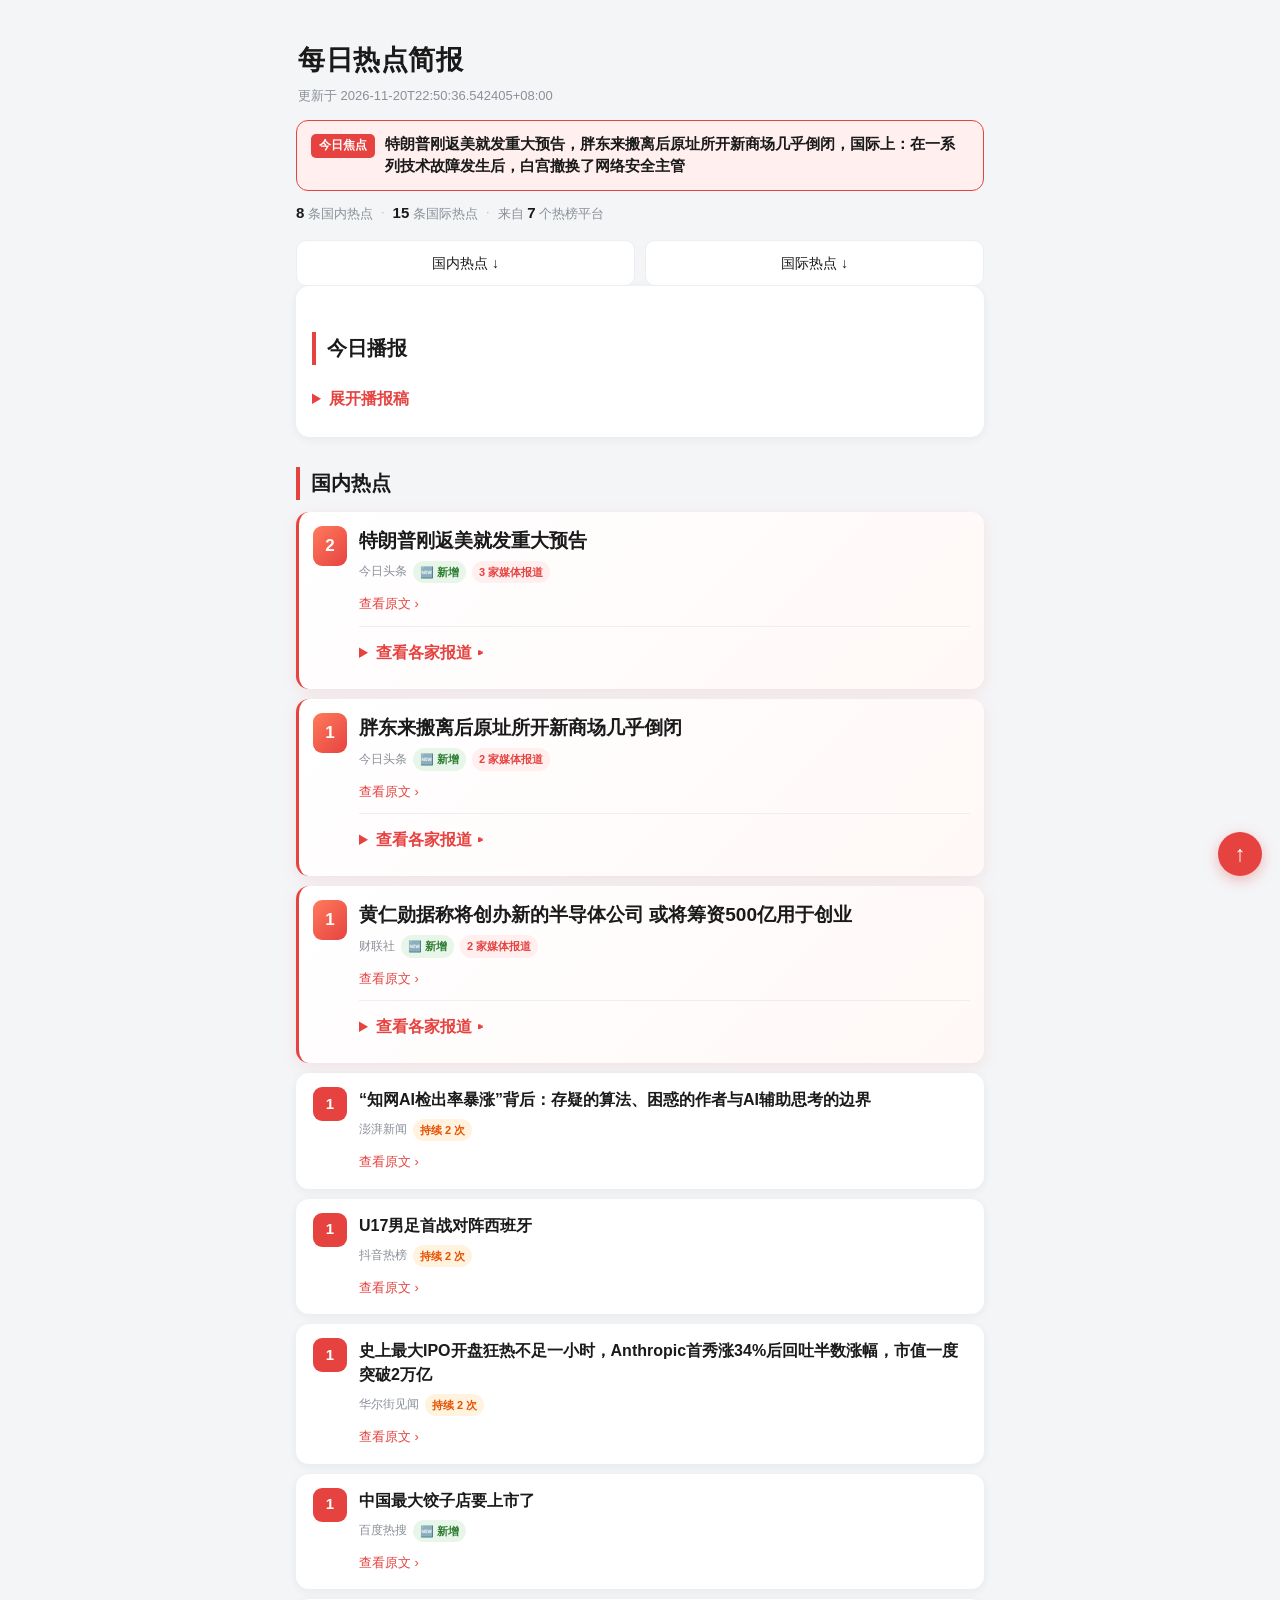
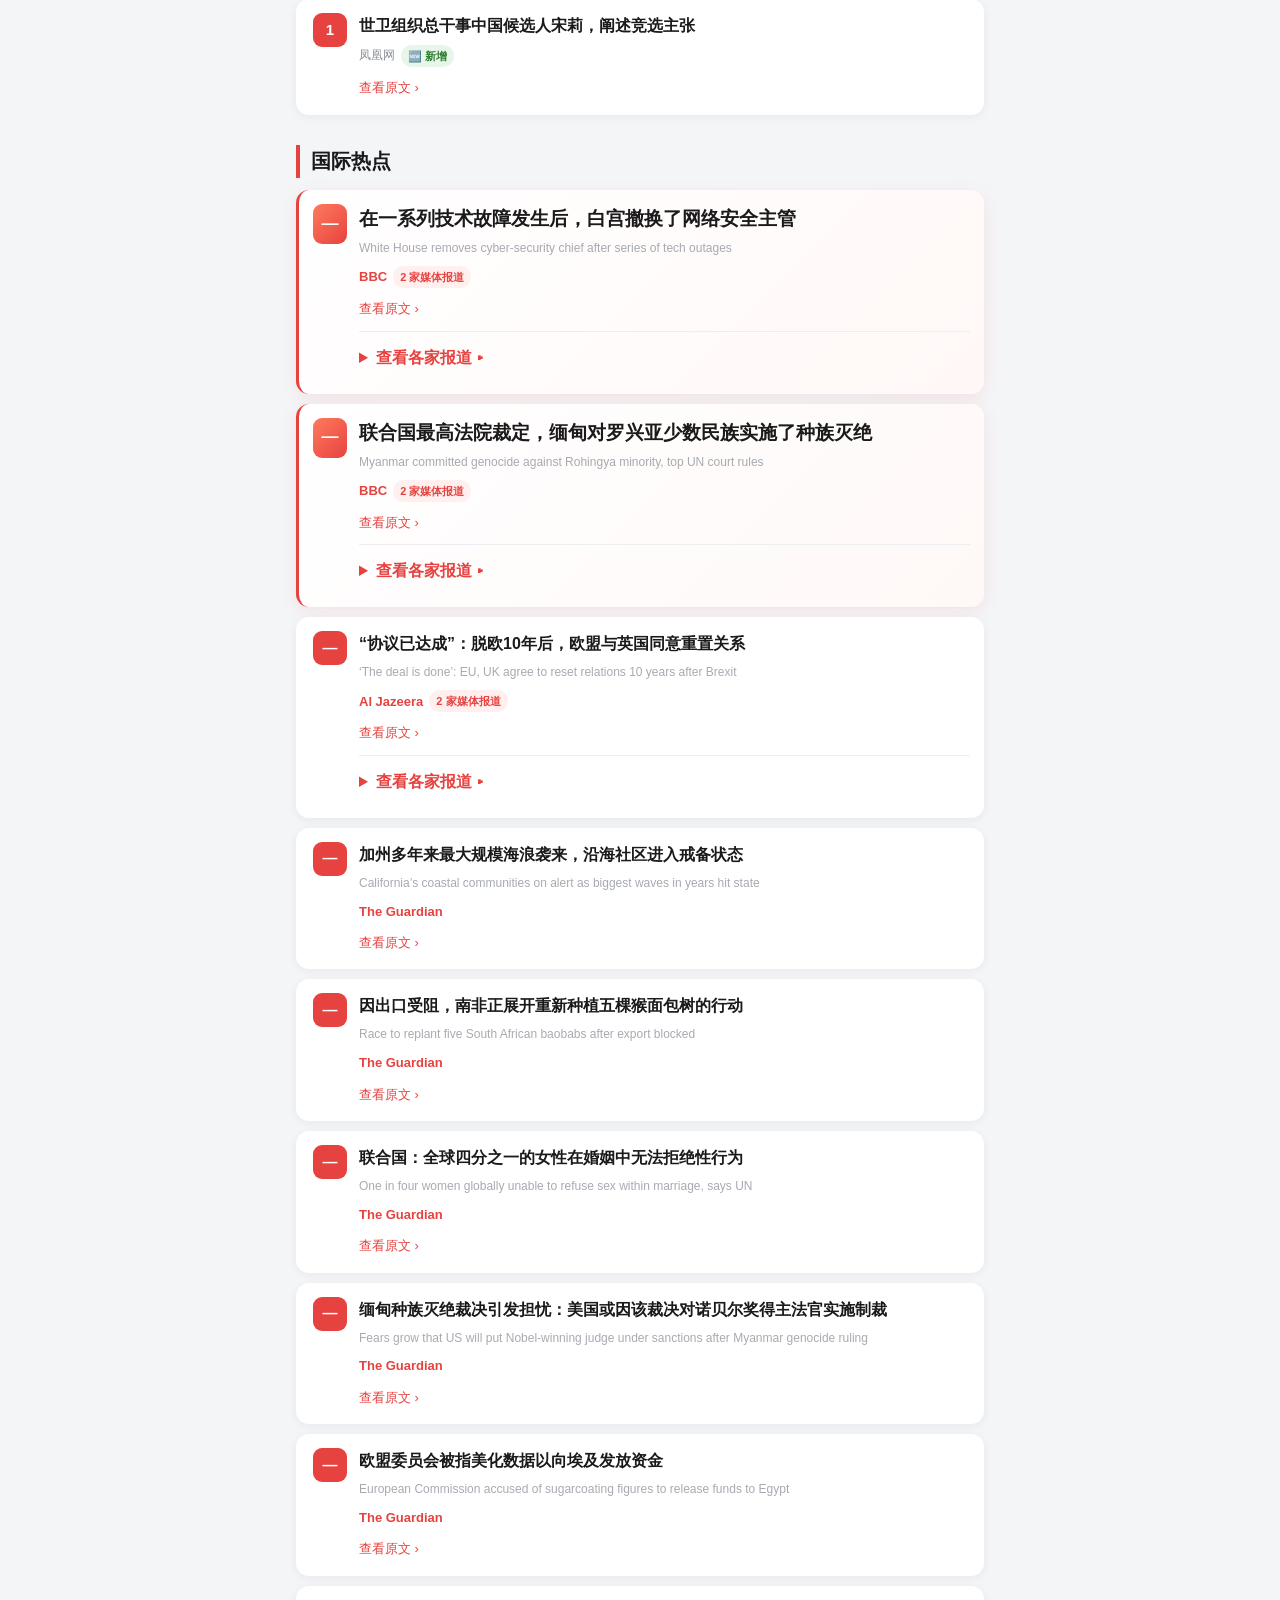
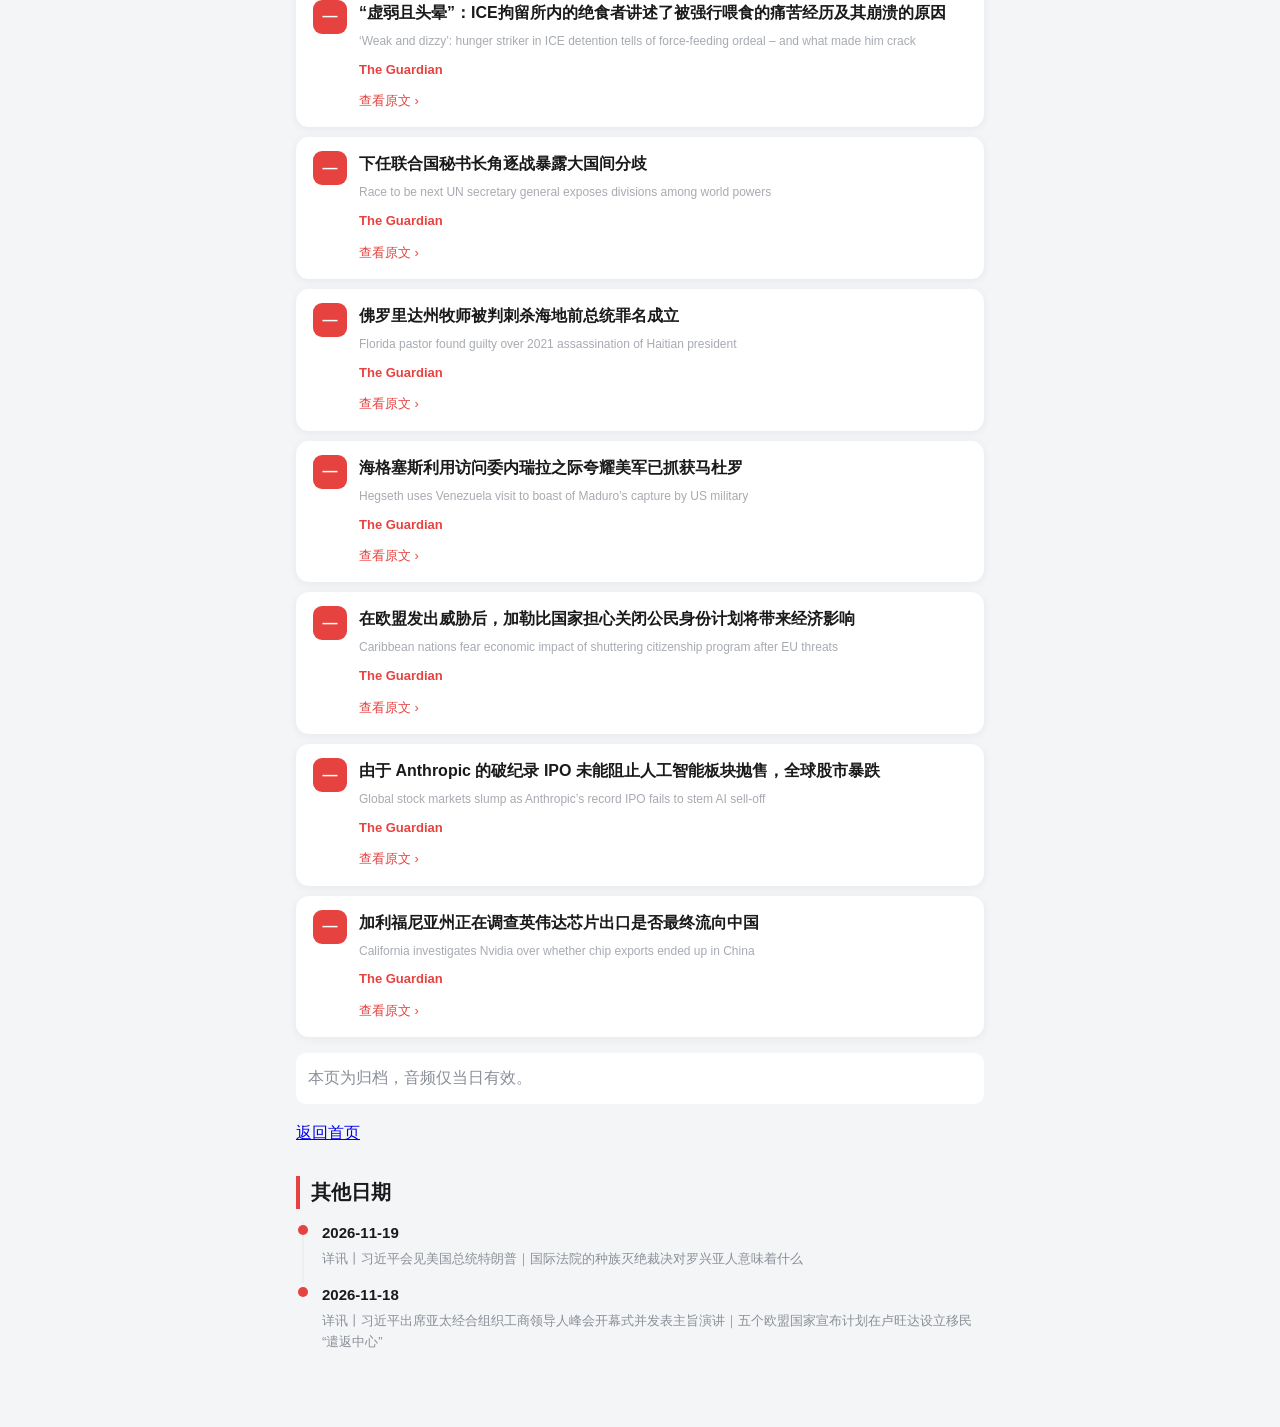
<file: archive/2026-11-20.html>
<!DOCTYPE html><html lang="zh-CN"><head><meta charset="UTF-8">
<meta name="viewport" content="width=device-width,initial-scale=1">
<title>每日热点简报 · 2026-11-20</title>
<meta name="description" content="特朗普刚返美就发重大预告，胖东来搬离后原址所开新商场几乎倒闭，国际上：在一系列技术故障发生后，白宫撤换了网络安全主管">

<style>
:root{
  --bg:#f4f5f7;--card:#fff;--text:#1a1a1a;--muted:#8a8f98;--accent:#e64340;
  --accent-soft:#fff0ef;--line:#eceef1;--shadow:0 2px 10px rgba(20,30,50,.06);
  --headline-bg:linear-gradient(135deg,#fff 0%,#fff8f7 100%);
}
@media(prefers-color-scheme:dark){
  :root{
    --bg:#14161a;--card:#1e2126;--text:#e8eaed;--muted:#9aa0aa;--accent:#ff6b66;
    --accent-soft:#3a2424;--line:#2d3138;--shadow:0 2px 10px rgba(0,0,0,.3);
    --headline-bg:linear-gradient(135deg,#1e2126 0%,#2a2020 100%);
  }
}
*{box-sizing:border-box}
html{scroll-behavior:smooth}
body{margin:0;background:var(--bg);color:var(--text);
  font-family:-apple-system,BlinkMacSystemFont,"PingFang SC","Microsoft YaHei",sans-serif;
  line-height:1.65;-webkit-font-smoothing:antialiased}
.wrap{max-width:720px;margin:0 auto;padding:16px 14px 40px}
header{padding:8px 2px 0}
header h1{font-size:27px;margin:6px 0 2px;letter-spacing:.5px}
.sub{color:var(--muted);font-size:13px;margin:0}

/* A1 今日一句话摘要 */
.brief{margin-top:14px;background:var(--accent-soft);border:1px solid var(--accent);
  border-radius:12px;padding:12px 14px;display:flex;gap:10px;align-items:baseline}
.brief-label{flex:0 0 auto;background:var(--accent);color:#fff;font-size:12px;
  font-weight:700;padding:2px 8px;border-radius:5px}
.brief-text{font-size:15px;font-weight:600;line-height:1.5}

/* B5 概览数字条 */
.overview{margin-top:10px;color:var(--muted);font-size:13px;display:flex;gap:8px;flex-wrap:wrap}
.overview b{color:var(--text);font-size:15px}
.overview .sep{opacity:.5}

/* B6 版块跳转 */
.jump{margin-top:14px;display:flex;gap:10px}
.jump a{flex:1;text-align:center;background:var(--card);border:1px solid var(--line);
  border-radius:10px;padding:11px 6px;color:var(--text);font-size:14px;
  text-decoration:none;min-height:44px;line-height:22px}
.jump a:active{background:var(--accent-soft)}

h2{font-size:20px;margin:30px 0 12px;padding-left:11px;border-left:4px solid var(--accent);
  scroll-margin-top:16px}

/* 今日播报 */
.broadcast{background:var(--card);border-radius:14px;padding:16px;box-shadow:var(--shadow)}
.broadcast #audioEl{display:none}
/* 统一播报控制条 */
.player{background:var(--accent-soft);border:1px solid var(--accent);border-radius:12px;
  padding:12px;margin-bottom:10px}
.player-row{display:flex;align-items:center;gap:12px}
.play-btn{flex:0 0 52px;width:52px;height:52px;border-radius:50%;background:var(--accent);
  color:#fff;border:0;font-size:20px;cursor:pointer;display:flex;align-items:center;
  justify-content:center;box-shadow:0 3px 10px rgba(230,67,64,.3)}
.play-btn:active{transform:scale(.94)}
.player-info{flex:1;min-width:0}
.player-title{font-size:15px;font-weight:600}
.player-status{font-size:12px;color:var(--muted);margin-top:2px}
.stop-btn{flex:0 0 44px;width:44px;height:44px;border-radius:10px;background:var(--card);
  color:var(--muted);border:1px solid var(--line);font-size:14px;cursor:pointer}
.rate-row{display:flex;align-items:center;gap:6px;margin-top:10px;flex-wrap:wrap}
.rate-row span{font-size:12px;color:var(--muted);margin-right:2px}
.rate-btn{background:var(--card);color:var(--muted);border:1px solid var(--line);
  border-radius:16px;padding:5px 11px;font-size:12px;cursor:pointer;min-height:30px}
.rate-btn.active{background:var(--accent);color:#fff;border-color:var(--accent)}
/* 进度条与时间 */
.seek-row{display:flex;align-items:center;gap:8px;margin-top:10px}
.time{font-size:11px;color:var(--muted);font-variant-numeric:tabular-nums;flex:0 0 34px}
.time:last-child{text-align:right}
.seek{flex:1;accent-color:var(--accent);height:24px;cursor:pointer}
/* 音色选择 */
.voice-row{display:flex;align-items:center;gap:6px;margin-top:10px;flex-wrap:wrap}
.voice-row>span{font-size:12px;color:var(--muted);margin-right:2px}
.voice-btn{background:var(--card);color:var(--muted);border:1px solid var(--line);
  border-radius:16px;padding:5px 12px;font-size:12px;cursor:pointer;min-height:30px}
.voice-btn.active{background:var(--accent);color:#fff;border-color:var(--accent)}
.voice-select{flex:1;min-width:120px;background:var(--card);color:var(--text);
  border:1px solid var(--line);border-radius:8px;padding:6px 8px;font-size:13px;min-height:32px}
.script{white-space:pre-wrap;color:var(--text);font-size:15px;margin:10px 0 0}
summary{cursor:pointer;min-height:44px;line-height:44px;color:var(--accent);font-weight:600}

/* 卡片 */
.cards{display:flex;flex-direction:column;gap:10px}
.card{display:flex;background:var(--card);border-radius:13px;padding:14px;
  box-shadow:var(--shadow);border-left:3px solid transparent}
/* A2 头条样式分级 */
.card.headline{background:var(--headline-bg);border-left-color:var(--accent);
  box-shadow:0 4px 16px rgba(230,67,64,.10)}
.card.headline h3{font-size:19px;line-height:1.45}
.card.headline .rank{width:40px;height:40px;font-size:17px}
.rank{flex:0 0 34px;width:34px;height:34px;border-radius:9px;background:var(--accent);
  color:#fff;display:flex;align-items:center;justify-content:center;font-weight:700;
  font-size:15px;margin-right:12px}
.headline .rank{background:linear-gradient(135deg,#ff7a5c,#e64340)}
.body{flex:1;min-width:0}
h3{font-size:16px;margin:1px 0 7px;line-height:1.5}

/* A3 英文原标题弱化 */
.en{color:var(--muted);font-size:12px;margin:2px 0;opacity:.75;transition:opacity .2s}
.card:hover .en{opacity:1}

/* A4 热点标记徽章 */
.meta-line{margin:7px 0;display:flex;gap:6px;flex-wrap:wrap;align-items:center}
.source{color:var(--muted);font-size:12px}
/* 国际卡片来源更醒目：让读者明确知道观点来自哪家媒体 */
.card:has(.en) .source{color:var(--accent);font-weight:600;font-size:13px}
.badge{font-size:11px;padding:2px 7px;border-radius:20px;font-weight:600;white-space:nowrap}
.badge.new{background:#e8f5e9;color:#2e7d32}
.badge.hot{background:#fff3e0;color:#e65100}
.badge.multi{background:var(--accent-soft);color:var(--accent)}
@media(prefers-color-scheme:dark){
  .badge.new{background:#1b3320;color:#81c784}
  .badge.hot{background:#3a2a15;color:#ffb74d}
}
.link{color:var(--accent);font-size:13px;text-decoration:none}
.views{margin-top:9px;border-top:1px solid var(--line);padding-top:4px}
.hint{color:var(--muted);font-size:12px;background:var(--accent-soft);
  padding:8px 10px;border-radius:7px;margin:6px 0}
.view{display:flex;flex-direction:column;gap:2px;padding:9px 0;
  border-bottom:1px solid var(--line);font-size:14px}
.view a{color:var(--text);text-decoration:none}
/* C8 展开区图片 */
.view-img{width:100%;max-height:160px;object-fit:cover;border-radius:8px;margin-bottom:4px}
.empty,.note{color:var(--muted);padding:12px;background:var(--card);border-radius:10px}

/* B7 往期回顾时间线 */
.recent ul.timeline{list-style:none;margin:0;padding:0 0 0 6px}
.recent li{border-left:2px solid var(--line);padding:0 0 14px 18px;position:relative}
.recent li:last-child{border-left-color:transparent}
.recent .dot{position:absolute;left:-6px;top:4px;width:10px;height:10px;
  border-radius:50%;background:var(--accent)}
.recent .day-line{font-size:15px;font-weight:600}
.recent a{color:var(--text);text-decoration:none}
.recent .day-sum{color:var(--muted);font-size:13px;margin-top:2px}

/* B6 悬浮回到顶部 */
.to-top{position:fixed;right:18px;bottom:24px;width:44px;height:44px;
  border-radius:50%;background:var(--accent);color:#fff;font-size:22px;
  display:flex;align-items:center;justify-content:center;text-decoration:none;
  box-shadow:0 4px 14px rgba(230,67,64,.35);z-index:99}
@media(min-width:700px){.wrap{padding:24px 16px 60px}}
</style>

</head><body><div class="wrap">
<header><h1>每日热点简报</h1>
<p class="sub">更新于 2026-11-20T22:50:36.542405+08:00</p></header>
<div class="brief"><span class="brief-label">今日焦点</span><span class="brief-text">特朗普刚返美就发重大预告，胖东来搬离后原址所开新商场几乎倒闭，国际上：在一系列技术故障发生后，白宫撤换了网络安全主管</span></div>
<div class="overview"><span><b>8</b> 条国内热点</span><span class="sep">·</span><span><b>15</b> 条国际热点</span><span class="sep">·</span><span>来自 <b>7</b> 个热榜平台</span></div>
<nav class="jump"><a href="#domestic">国内热点 ↓</a><a href="#international">国际热点 ↓</a></nav>
<section class="broadcast" id="broadcast"><h2>今日播报</h2>
<details><summary>展开播报稿</summary>
<p class="script">各位好，今天是11月20日，欢迎收听今日热点。

首先关注国内消息。特朗普刚回到美国就发布了重大预告。在商业领域，胖东来搬离原址后，当地新开的商场经营情况非常困难，几乎面临倒闭。科技方面，据称黄仁勋将创办新的半导体公司，并可能筹资500亿用于创业。同时，知网AI检出率暴涨引发关注，这背后涉及存疑的算法以及AI辅助思考的边界问题。体育方面，U17男足的首场比赛对阵西班牙。此外，史上最大规模的IPO在开盘不到一小时内出现波动，Anthropic首秀上涨34%后回吐了半数涨幅，市值一度突破2万亿。

接下来看国际新闻。白宫在经历一系列技术故障后，撤换了网络安全主管。联合国最高法院做出裁定，认定缅甸对罗兴亚少数民族实施了种族灭绝。在外交关系上，脱欧十年后，欧盟与英国已达成协议，同意重置双方关系。自然灾害方面，加州正遭遇多年来最大规模的海浪袭击，沿海社区已进入戒备状态。在南非，由于出口受阻，当地正展开重新种植五棵猴面包树的行动。最后，联合国发布报告指出，全球有四分之一的女性在婚姻中无法拒绝性行为。

以上就是今天的要闻，明天同一时间再见。</p></details>
</section>
<section id="domestic"><h2>国内热点</h2>
<div class="cards">
<article class="card headline">
<div class="rank">2</div>
<div class="body">
<h3>特朗普刚返美就发重大预告</h3>
<div class="meta-line">
<span class="source">今日头条</span>
<span class="badge new">🆕 新增</span>
<span class="badge multi">3 家媒体报道</span>
</div>
<a class="link" href="https://www.toutiao.com/trending/7709509765424267300/" target="_blank" rel="noopener">查看原文 ›</a>
<details class="views"><summary>查看各家报道 ▸</summary>
<p class="hint">以下报道来自 3 家媒体，观点可能不同，请自行判断</p>
<div class="view">
<a href="https://www.toutiao.com/trending/7709509765424267300/" target="_blank" rel="noopener">今日头条：特朗普刚返美就发重大预告</a>
</div>
<div class="view">
<a href="https://www.baidu.com/s?wd=%E7%89%B9%E6%9C%97%E6%99%AE%E5%88%9A%E8%BF%94%E7%BE%8E%E5%B0%B1%E5%8F%91%E9%87%8D%E5%A4%A7%E9%A2%84%E5%91%8A" target="_blank" rel="noopener">百度热搜：特朗普刚返美就发重大预告</a>
</div>
<div class="view">
<a href="https://s.weibo.com/weibo?q=%23%E7%89%B9%E6%9C%97%E6%99%AE%E5%88%9A%E8%BF%94%E7%BE%8E%E5%B0%B1%E5%8F%91%E9%87%8D%E5%A4%A7%E9%A2%84%E5%91%8A%23&amp;t=31&amp;band_rank=6&amp;Refer=top" target="_blank" rel="noopener">微博热搜：特朗普刚返美就发重大预告</a>
</div>
</details>
</div></article>
<article class="card headline">
<div class="rank">1</div>
<div class="body">
<h3>胖东来搬离后原址所开新商场几乎倒闭</h3>
<div class="meta-line">
<span class="source">今日头条</span>
<span class="badge new">🆕 新增</span>
<span class="badge multi">2 家媒体报道</span>
</div>
<a class="link" href="https://www.toutiao.com/trending/7709314788123525147/" target="_blank" rel="noopener">查看原文 ›</a>
<details class="views"><summary>查看各家报道 ▸</summary>
<p class="hint">以下报道来自 2 家媒体，观点可能不同，请自行判断</p>
<div class="view">
<a href="https://www.toutiao.com/trending/7709314788123525147/" target="_blank" rel="noopener">今日头条：胖东来搬离后原址所开新商场几乎倒闭</a>
</div>
<div class="view">
<a href="https://www.baidu.com/s?wd=%E8%83%96%E4%B8%9C%E6%9D%A5%E6%90%AC%E7%A6%BB%E5%90%8E%E5%8E%9F%E5%9D%80%E6%89%80%E5%BC%80%E6%96%B0%E5%95%86%E5%9C%BA%E5%87%A0%E4%B9%8E%E5%80%92%E9%97%AD" target="_blank" rel="noopener">百度热搜：胖东来搬离后原址所开新商场几乎倒闭</a>
</div>
</details>
</div></article>
<article class="card headline">
<div class="rank">1</div>
<div class="body">
<h3>黄仁勋据称将创办新的半导体公司 或将筹资500亿用于创业</h3>
<div class="meta-line">
<span class="source">财联社</span>
<span class="badge new">🆕 新增</span>
<span class="badge multi">2 家媒体报道</span>
</div>
<a class="link" href="https://www.cls.cn/detail/2540050" target="_blank" rel="noopener">查看原文 ›</a>
<details class="views"><summary>查看各家报道 ▸</summary>
<p class="hint">以下报道来自 2 家媒体，观点可能不同，请自行判断</p>
<div class="view">
<a href="https://www.cls.cn/detail/2540050" target="_blank" rel="noopener">财联社：黄仁勋据称将创办新的半导体公司 或将筹资500亿用于创业</a>
</div>
<div class="view">
<a href="https://news.ifeng.com/c/8yCyjv7zISO" target="_blank" rel="noopener">凤凰网：黄仁勋据称将创办新的半导体公司，或将筹资500亿用于创业</a>
</div>
</details>
</div></article>
<article class="card">
<div class="rank">1</div>
<div class="body">
<h3>“知网AI检出率暴涨”背后：存疑的算法、困惑的作者与AI辅助思考的边界</h3>
<div class="meta-line">
<span class="source">澎湃新闻</span>
<span class="badge hot">持续 2 次</span>
</div>
<a class="link" href="https://www.thepaper.cn/newsDetail_forward_34513875" target="_blank" rel="noopener">查看原文 ›</a>
</div></article>
<article class="card">
<div class="rank">1</div>
<div class="body">
<h3>U17男足首战对阵西班牙</h3>
<div class="meta-line">
<span class="source">抖音热榜</span>
<span class="badge hot">持续 2 次</span>
</div>
<a class="link" href="https://www.douyin.com/hot/2755170" target="_blank" rel="noopener">查看原文 ›</a>
</div></article>
<article class="card">
<div class="rank">1</div>
<div class="body">
<h3>史上最大IPO开盘狂热不足一小时，Anthropic首秀涨34%后回吐半数涨幅，市值一度突破2万亿</h3>
<div class="meta-line">
<span class="source">华尔街见闻</span>
<span class="badge hot">持续 2 次</span>
</div>
<a class="link" href="https://wallstreetcn.com/articles/3786269" target="_blank" rel="noopener">查看原文 ›</a>
</div></article>
<article class="card">
<div class="rank">1</div>
<div class="body">
<h3>中国最大饺子店要上市了</h3>
<div class="meta-line">
<span class="source">百度热搜</span>
<span class="badge new">🆕 新增</span>
</div>
<a class="link" href="https://www.baidu.com/s?wd=%E4%B8%AD%E5%9B%BD%E6%9C%80%E5%A4%A7%E9%A5%BA%E5%AD%90%E5%BA%97%E8%A6%81%E4%B8%8A%E5%B8%82%E4%BA%86" target="_blank" rel="noopener">查看原文 ›</a>
</div></article>
<article class="card">
<div class="rank">1</div>
<div class="body">
<h3>世卫组织总干事中国候选人宋莉，阐述竞选主张</h3>
<div class="meta-line">
<span class="source">凤凰网</span>
<span class="badge new">🆕 新增</span>
</div>
<a class="link" href="https://news.ifeng.com/c/8yD7VuAP2Qn" target="_blank" rel="noopener">查看原文 ›</a>
</div></article>
</div>
</section>
<section id="international"><h2>国际热点</h2>
<div class="cards">
<article class="card headline">
<div class="rank">—</div>
<div class="body">
<h3>在一系列技术故障发生后，白宫撤换了网络安全主管</h3>
<p class="en">White House removes cyber-security chief after series of tech outages</p>
<div class="meta-line">
<span class="source">BBC</span>
<span class="badge multi">2 家媒体报道</span>
</div>
<a class="link" href="https://www.bbc.co.uk/news/articles/cwz0k3nn5p5mo?at_medium=RSS&amp;at_campaign=rss" target="_blank" rel="noopener">查看原文 ›</a>
<details class="views"><summary>查看各家报道 ▸</summary>
<p class="hint">以下报道来自 2 家媒体，观点可能不同，请自行判断</p>
<div class="view">
<img class="view-img" src="https://ichef.bbci.co.uk/ace/standard/1024/cpsprodpb/76fa/live/ea62ee60-e4bd-11f1-87df-79d8910e0f29.jpg" loading="lazy" onerror="this.style.display='none'">
<a href="https://www.bbc.co.uk/news/articles/cwz0k3nn5p5mo?at_medium=RSS&amp;at_campaign=rss" target="_blank" rel="noopener">BBC：在一系列技术故障发生后，白宫撤换了网络安全主管</a>
<span class="en">White House removes cyber-security chief after series of tech outages</span>
</div>
<div class="view">
<a href="https://www.aljazeera.com/news/2026/11/20/us-appoints-new-cybersecurity-chief-after-series-of-tech-failures?traffic_source=rss" target="_blank" rel="noopener">Al Jazeera：在一系列技术故障发生后，美国任命新任网络安全负责人</a>
<span class="en">US appoints new cybersecurity chief after series of tech failures</span>
</div>
</details>
</div></article>
<article class="card headline">
<div class="rank">—</div>
<div class="body">
<h3>联合国最高法院裁定，缅甸对罗兴亚少数民族实施了种族灭绝</h3>
<p class="en">Myanmar committed genocide against Rohingya minority, top UN court rules</p>
<div class="meta-line">
<span class="source">BBC</span>
<span class="badge multi">2 家媒体报道</span>
</div>
<a class="link" href="https://www.bbc.co.uk/news/articles/c804wzp20ddvo?at_medium=RSS&amp;at_campaign=rss" target="_blank" rel="noopener">查看原文 ›</a>
<details class="views"><summary>查看各家报道 ▸</summary>
<p class="hint">以下报道来自 2 家媒体，观点可能不同，请自行判断</p>
<div class="view">
<img class="view-img" src="https://ichef.bbci.co.uk/ace/standard/1024/cpsprodpb/d789/live/7c1a8b30-e435-11f1-99b6-a35a62fa4264.jpg" loading="lazy" onerror="this.style.display='none'">
<a href="https://www.bbc.co.uk/news/articles/c804wzp20ddvo?at_medium=RSS&amp;at_campaign=rss" target="_blank" rel="noopener">BBC：联合国最高法院裁定，缅甸对罗兴亚少数民族实施了种族灭绝</a>
<span class="en">Myanmar committed genocide against Rohingya minority, top UN court rules</span>
</div>
<div class="view">
<a href="https://www.npr.org/2026/11/19/g-s1-154340/un-court-myanmar-genocide-rohingya" target="_blank" rel="noopener">NPR：联合国最高法院裁定缅甸对罗兴亚人实施了种族灭绝</a>
<span class="en">The U.N.&#x27;s top court rules Myanmar committed genocide against the Rohingya</span>
</div>
</details>
</div></article>
<article class="card">
<div class="rank">—</div>
<div class="body">
<h3>“协议已达成”：脱欧10年后，欧盟与英国同意重置关系</h3>
<p class="en">‘The deal is done’: EU, UK agree to reset relations 10 years after Brexit</p>
<div class="meta-line">
<span class="source">Al Jazeera</span>
<span class="badge multi">2 家媒体报道</span>
</div>
<a class="link" href="https://www.aljazeera.com/news/2026/11/20/eu-and-uk-seal-reset-deal?traffic_source=rss" target="_blank" rel="noopener">查看原文 ›</a>
<details class="views"><summary>查看各家报道 ▸</summary>
<p class="hint">以下报道来自 2 家媒体，观点可能不同，请自行判断</p>
<div class="view">
<a href="https://www.aljazeera.com/news/2026/11/20/eu-and-uk-seal-reset-deal?traffic_source=rss" target="_blank" rel="noopener">Al Jazeera：“协议已达成”：脱欧10年后，欧盟与英国同意重置关系</a>
<span class="en">‘The deal is done’: EU, UK agree to reset relations 10 years after Brexit</span>
</div>
<div class="view">
<a href="https://news.google.com/rss/articles/[base64]?oc=5" target="_blank" rel="noopener">Google News：“协议已达成”：脱欧10年后，欧盟与英国同意重置关系 - 半岛电视台</a>
<span class="en">‘The deal is done’: EU, UK agree to reset relations 10 years after Brexit - Al Jazeera</span>
</div>
</details>
</div></article>
<article class="card">
<div class="rank">—</div>
<div class="body">
<h3>加州多年来最大规模海浪袭来，沿海社区进入戒备状态</h3>
<p class="en">California’s coastal communities on alert as biggest waves in years hit state</p>
<div class="meta-line">
<span class="source">The Guardian</span>
</div>
<a class="link" href="https://www.theguardian.com/us-news/2026/nov/20/california-coastal-communities-alert-big-waves-hit-state" target="_blank" rel="noopener">查看原文 ›</a>
</div></article>
<article class="card">
<div class="rank">—</div>
<div class="body">
<h3>因出口受阻，南非正展开重新种植五棵猴面包树的行动</h3>
<p class="en">Race to replant five South African baobabs after export blocked</p>
<div class="meta-line">
<span class="source">The Guardian</span>
</div>
<a class="link" href="https://www.theguardian.com/environment/2026/nov/19/baobab-five-trees-south-africa-dug-up-export-blocked-georgia-aoe" target="_blank" rel="noopener">查看原文 ›</a>
</div></article>
<article class="card">
<div class="rank">—</div>
<div class="body">
<h3>联合国：全球四分之一的女性在婚姻中无法拒绝性行为</h3>
<p class="en">One in four women globally unable to refuse sex within marriage, says UN</p>
<div class="meta-line">
<span class="source">The Guardian</span>
</div>
<a class="link" href="https://www.theguardian.com/global-development/2026/nov/19/women-girls-rights-rape-sexual-violence-africa-marriage-unfpa" target="_blank" rel="noopener">查看原文 ›</a>
</div></article>
<article class="card">
<div class="rank">—</div>
<div class="body">
<h3>缅甸种族灭绝裁决引发担忧：美国或因该裁决对诺贝尔奖得主法官实施制裁</h3>
<p class="en">Fears grow that US will put Nobel-winning judge under sanctions after Myanmar genocide ruling</p>
<div class="meta-line">
<span class="source">The Guardian</span>
</div>
<a class="link" href="https://www.theguardian.com/world/2026/nov/18/us-sanctions-icj-judges-myanmar-genocide-ruling-israel-gaza-court" target="_blank" rel="noopener">查看原文 ›</a>
</div></article>
<article class="card">
<div class="rank">—</div>
<div class="body">
<h3>欧盟委员会被指美化数据以向埃及发放资金</h3>
<p class="en">European Commission accused of sugarcoating figures to release funds to Egypt</p>
<div class="meta-line">
<span class="source">The Guardian</span>
</div>
<a class="link" href="https://www.theguardian.com/world/2026/nov/18/european-commission-accused-sugarcoating-figures-egypt-loans" target="_blank" rel="noopener">查看原文 ›</a>
</div></article>
<article class="card">
<div class="rank">—</div>
<div class="body">
<h3>“虚弱且头晕”：ICE拘留所内的绝食者讲述了被强行喂食的痛苦经历及其崩溃的原因</h3>
<p class="en">‘Weak and dizzy’: hunger striker in ICE detention tells of force-feeding ordeal – and what made him crack</p>
<div class="meta-line">
<span class="source">The Guardian</span>
</div>
<a class="link" href="https://www.theguardian.com/us-news/2026/nov/20/ice-cuba-hunger-strike-force-feeding" target="_blank" rel="noopener">查看原文 ›</a>
</div></article>
<article class="card">
<div class="rank">—</div>
<div class="body">
<h3>下任联合国秘书长角逐战暴露大国间分歧</h3>
<p class="en">Race to be next UN secretary general exposes divisions among world powers</p>
<div class="meta-line">
<span class="source">The Guardian</span>
</div>
<a class="link" href="https://www.theguardian.com/world/2026/nov/20/race-to-be-next-un-secretary-general-exposes-divisions-among-world-powers" target="_blank" rel="noopener">查看原文 ›</a>
</div></article>
<article class="card">
<div class="rank">—</div>
<div class="body">
<h3>佛罗里达州牧师被判刺杀海地前总统罪名成立</h3>
<p class="en">Florida pastor found guilty over 2021 assassination of Haitian president</p>
<div class="meta-line">
<span class="source">The Guardian</span>
</div>
<a class="link" href="https://www.theguardian.com/us-news/2026/nov/18/florida-pastor-guilty-haiti-president-assassination" target="_blank" rel="noopener">查看原文 ›</a>
</div></article>
<article class="card">
<div class="rank">—</div>
<div class="body">
<h3>海格塞斯利用访问委内瑞拉之际夸耀美军已抓获马杜罗</h3>
<p class="en">Hegseth uses Venezuela visit to boast of Maduro’s capture by US military</p>
<div class="meta-line">
<span class="source">The Guardian</span>
</div>
<a class="link" href="https://www.theguardian.com/world/2026/nov/18/pete-hegseth-venezuela-nicolas-maduro-military" target="_blank" rel="noopener">查看原文 ›</a>
</div></article>
<article class="card">
<div class="rank">—</div>
<div class="body">
<h3>在欧盟发出威胁后，加勒比国家担心关闭公民身份计划将带来经济影响</h3>
<p class="en">Caribbean nations fear economic impact of shuttering citizenship program after EU threats</p>
<div class="meta-line">
<span class="source">The Guardian</span>
</div>
<a class="link" href="https://www.theguardian.com/world/2026/nov/17/st-kitts-nevis-citizenship-investment" target="_blank" rel="noopener">查看原文 ›</a>
</div></article>
<article class="card">
<div class="rank">—</div>
<div class="body">
<h3>由于 Anthropic 的破纪录 IPO 未能阻止人工智能板块抛售，全球股市暴跌</h3>
<p class="en">Global stock markets slump as Anthropic’s record IPO fails to stem AI sell-off</p>
<div class="meta-line">
<span class="source">The Guardian</span>
</div>
<a class="link" href="https://www.theguardian.com/business/2026/nov/20/global-stock-markets-slump-anthropic-ipo-ai-sell-off" target="_blank" rel="noopener">查看原文 ›</a>
</div></article>
<article class="card">
<div class="rank">—</div>
<div class="body">
<h3>加利福尼亚州正在调查英伟达芯片出口是否最终流向中国</h3>
<p class="en">California investigates Nvidia over whether chip exports ended up in China</p>
<div class="meta-line">
<span class="source">The Guardian</span>
</div>
<a class="link" href="https://www.theguardian.com/technology/2026/nov/20/california-investigates-nvidia-over-whether-chip-exports-ended-up-in-china" target="_blank" rel="noopener">查看原文 ›</a>
</div></article>
</div>
</section>
<p class="note">本页为归档，音频仅当日有效。</p>
<p><a href="../index.html">返回首页</a></p>
<section class="recent"><h2>其他日期</h2><ul class="timeline">
<li><div class="day-line"><span class="dot"></span><a href="2026-11-19.html">2026-11-19</a></div><div class="day-sum">详讯丨习近平会见美国总统特朗普｜国际法院的种族灭绝裁决对罗兴亚人意味着什么</div></li>
<li><div class="day-line"><span class="dot"></span><a href="2026-11-18.html">2026-11-18</a></div><div class="day-sum">详讯丨习近平出席亚太经合组织工商领导人峰会开幕式并发表主旨演讲｜五个欧盟国家宣布计划在卢旺达设立移民“遣返中心”</div></li>
</ul></section>
</div><a class="to-top" href="#" aria-label="回到顶部">↑</a>
<script>(function(){var player=document.getElementById('player');if(!player)return;var mode=player.getAttribute('data-mode');var audio=document.getElementById('audioEl');var playBtn=document.getElementById('playBtn');var stopBtn=document.getElementById('stopBtn');var statusEl=document.getElementById('playerStatus');var seekBar=document.getElementById('seekBar');var curTime=document.getElementById('curTime');var durTime=document.getElementById('durTime');var rateBtns=document.querySelectorAll('.rate-btn');var voiceBtns=document.querySelectorAll('.voice-btn');var voiceSelect=document.getElementById('browserVoice');var text="各位好，今天是11月20日，欢迎收听今日热点。\n\n首先关注国内消息。特朗普刚回到美国就发布了重大预告。在商业领域，胖东来搬离原址后，当地新开的商场经营情况非常困难，几乎面临倒闭。科技方面，据称黄仁勋将创办新的半导体公司，并可能筹资500亿用于创业。同时，知网AI检出率暴涨引发关注，这背后涉及存疑的算法以及AI辅助思考的边界问题。体育方面，U17男足的首场比赛对阵西班牙。此外，史上最大规模的IPO在开盘不到一小时内出现波动，Anthropic首秀上涨34%后回吐了半数涨幅，市值一度突破2万亿。\n\n接下来看国际新闻。白宫在经历一系列技术故障后，撤换了网络安全主管。联合国最高法院做出裁定，认定缅甸对罗兴亚少数民族实施了种族灭绝。在外交关系上，脱欧十年后，欧盟与英国已达成协议，同意重置双方关系。自然灾害方面，加州正遭遇多年来最大规模的海浪袭击，沿海社区已进入戒备状态。在南非，由于出口受阻，当地正展开重新种植五棵猴面包树的行动。最后，联合国发布报告指出，全球有四分之一的女性在婚姻中无法拒绝性行为。\n\n以上就是今天的要闻，明天同一时间再见。";var rate=1,playing=false,utterance=null,startedAt=0,elapsed=0,seeking=false;function fmt(t){t=Math.max(0,Math.floor(t||0));return Math.floor(t/60)+':'+('0'+(t%60)).slice(-2);}function setStatus(s){statusEl.textContent=s;}function applyRate(){if(mode==='mp3'){audio.playbackRate=rate;}else if(utterance){utterance.rate=rate;}}function zhVoices(){var vs=(window.speechSynthesis&&speechSynthesis.getVoices())||[];return vs.filter(function(v){return v.lang&&v.lang.toLowerCase().indexOf('zh')===0;});}function fillVoiceSelect(){if(!voiceSelect)return;var z=zhVoices();if(!z.length){voiceSelect.innerHTML='<option>浏览器默认中文</option>';return;}voiceSelect.innerHTML=z.map(function(v,i){return '<option value="'+i+'">'+v.name+'</option>';}).join('');}if('speechSynthesis' in window){fillVoiceSelect();speechSynthesis.onvoiceschanged=fillVoiceSelect;}function ttsElapsed(){return elapsed+(startedAt?((Date.now()-startedAt)/1000):0);}function ttsDuration(){return Math.max(1,text.length/4.5);}function updateProgress(cur,dur){if(!isFinite(dur)||dur<=0){dur=ttsDuration();}if(!seeking)seekBar.value=Math.round(cur/dur*1000);curTime.textContent=fmt(cur);durTime.textContent=fmt(dur);}function start(){if(mode==='mp3'){applyRate();var p=audio.play();if(p&&p.catch){p.catch(function(){setStatus('播放失败，可点“展开播报稿”阅读');});}playing=true;playBtn.textContent='❚❚';setStatus('正在播放…');}else{if(!('speechSynthesis' in window)){setStatus('当前浏览器不支持朗读，请阅读播报稿');return;}if(speechSynthesis.paused){speechSynthesis.resume();playing=true;playBtn.textContent='❚❚';startedAt=Date.now();setStatus('继续朗读…');return;}speechSynthesis.cancel();utterance=new SpeechSynthesisUtterance(text);utterance.lang='zh-CN';utterance.rate=rate;var z=zhVoices();if(voiceSelect&&z[parseInt(voiceSelect.value,10)])utterance.voice=z[parseInt(voiceSelect.value,10)];else if(z[0])utterance.voice=z[0];utterance.onend=function(){playing=false;playBtn.textContent='▶';setStatus('朗读结束');elapsed=ttsDuration();startedAt=0;updateProgress(ttsDuration(),ttsDuration());};utterance.onerror=function(){playing=false;playBtn.textContent='▶';setStatus('朗读失败，请阅读播报稿');};speechSynthesis.speak(utterance);playing=true;playBtn.textContent='❚❚';startedAt=Date.now();setStatus('正在朗读…');}}function pause(){if(mode==='mp3'){audio.pause();}else if('speechSynthesis' in window){elapsed=ttsElapsed();startedAt=0;speechSynthesis.pause();}playing=false;playBtn.textContent='▶';setStatus('已暂停');}function stop(){if(mode==='mp3'){audio.pause();audio.currentTime=0;}else if('speechSynthesis' in window){speechSynthesis.cancel();}playing=false;startedAt=0;elapsed=0;playBtn.textContent='▶';seekBar.value=0;curTime.textContent='0:00';setStatus('已停止');}playBtn.addEventListener('click',function(){if(playing)pause();else start();});stopBtn.addEventListener('click',stop);audio.addEventListener('timeupdate',function(){updateProgress(audio.currentTime,audio.duration);});audio.addEventListener('loadedmetadata',function(){updateProgress(0,audio.duration);});audio.addEventListener('ended',function(){playing=false;playBtn.textContent='▶';setStatus('播放结束');});seekBar.addEventListener('input',function(){seeking=true;var dur=(mode==='mp3')?audio.duration:ttsDuration();var t=dur*(parseInt(seekBar.value,10)/1000);updateProgress(t,dur);});seekBar.addEventListener('change',function(){var dur=(mode==='mp3')?audio.duration:ttsDuration();var t=dur*(parseInt(seekBar.value,10)/1000);if(mode==='mp3'){audio.currentTime=t;}else{elapsed=t;startedAt=playing?Date.now():0;}seeking=false;});rateBtns.forEach(function(b){b.addEventListener('click',function(){rate=parseFloat(b.getAttribute('data-rate'));rateBtns.forEach(function(x){x.classList.remove('active');});b.classList.add('active');applyRate();setStatus('语速 '+rate+'x');});});voiceBtns.forEach(function(b){b.addEventListener('click',function(){voiceBtns.forEach(function(x){x.classList.remove('active');});b.classList.add('active');var wasPlaying=playing;audio.pause();audio.src=b.getAttribute('data-src');audio.load();playing=false;playBtn.textContent='▶';setStatus('已切换音色：'+b.textContent+(wasPlaying?'，点播放收听':''));});});if(mode==='tts'){setInterval(function(){if(playing&&!seeking)updateProgress(ttsElapsed(),ttsDuration());},1000);}})();</script>
</body></html>
</file>
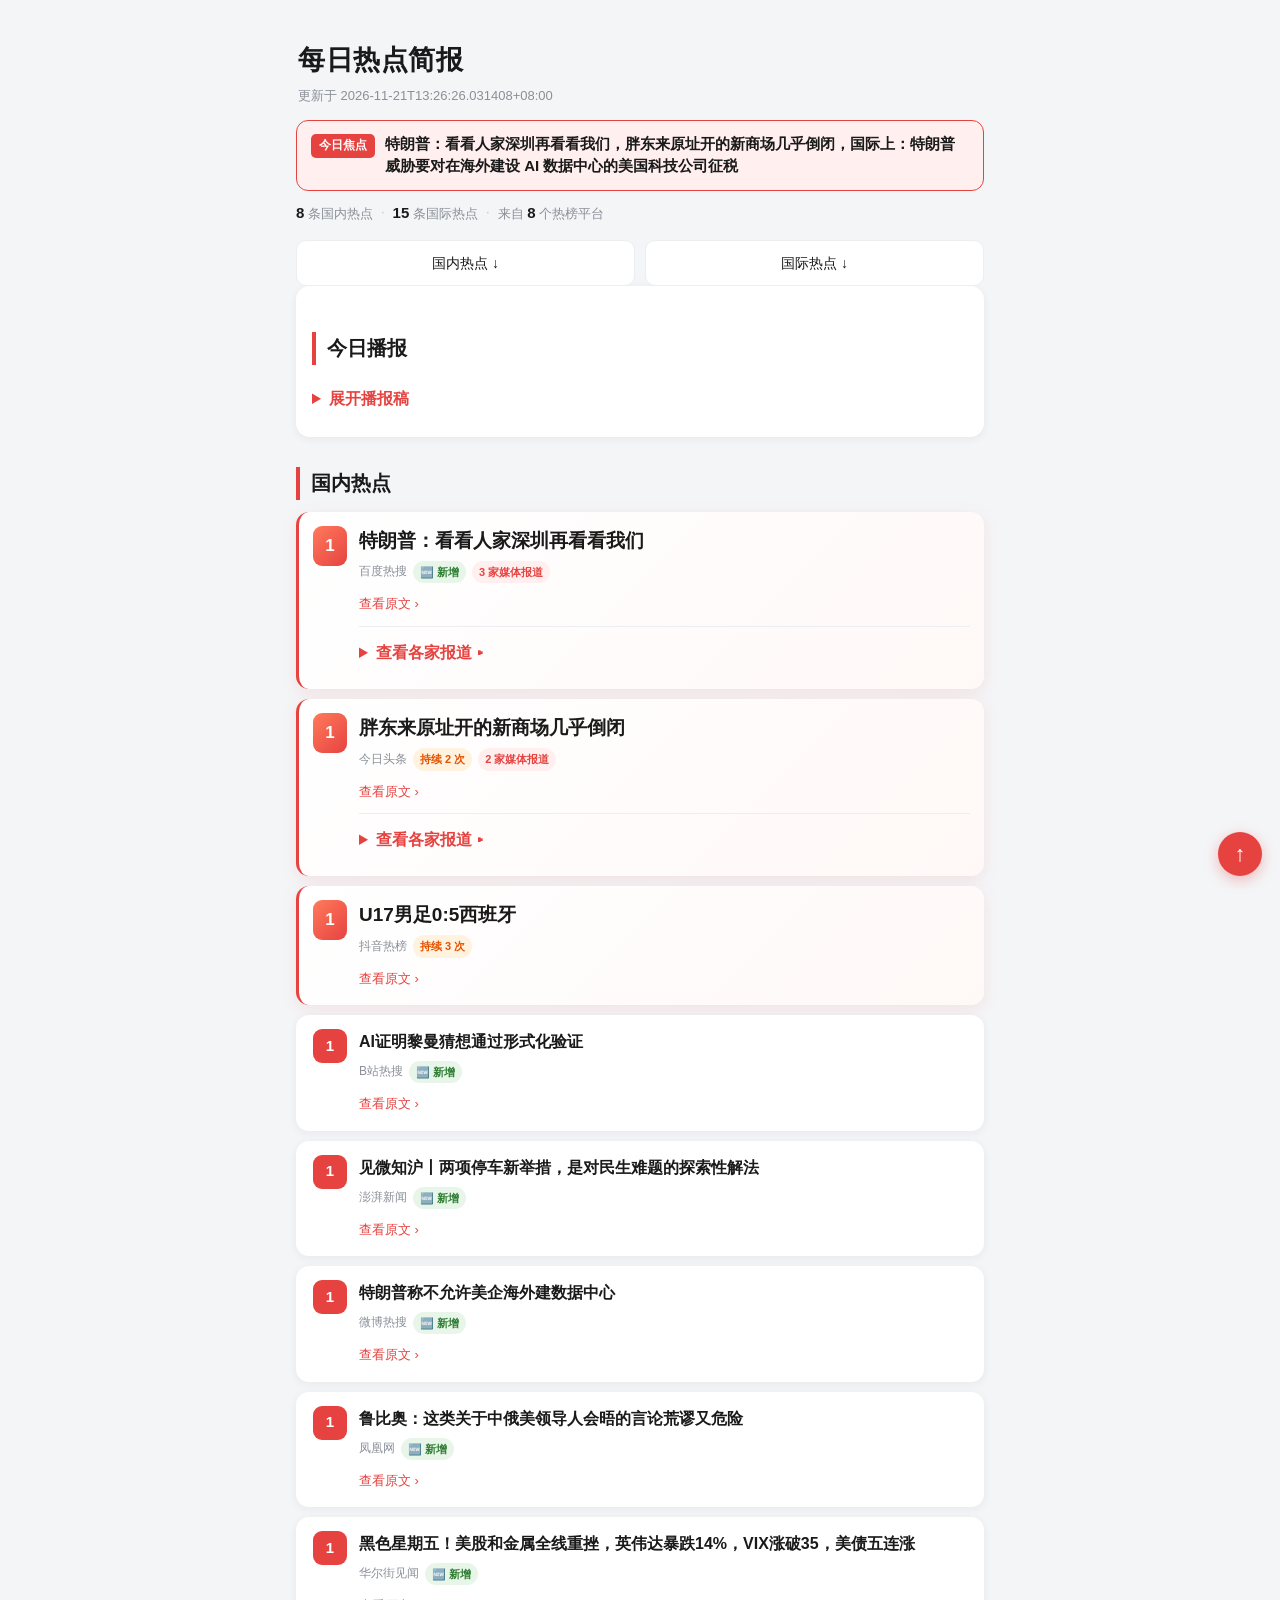
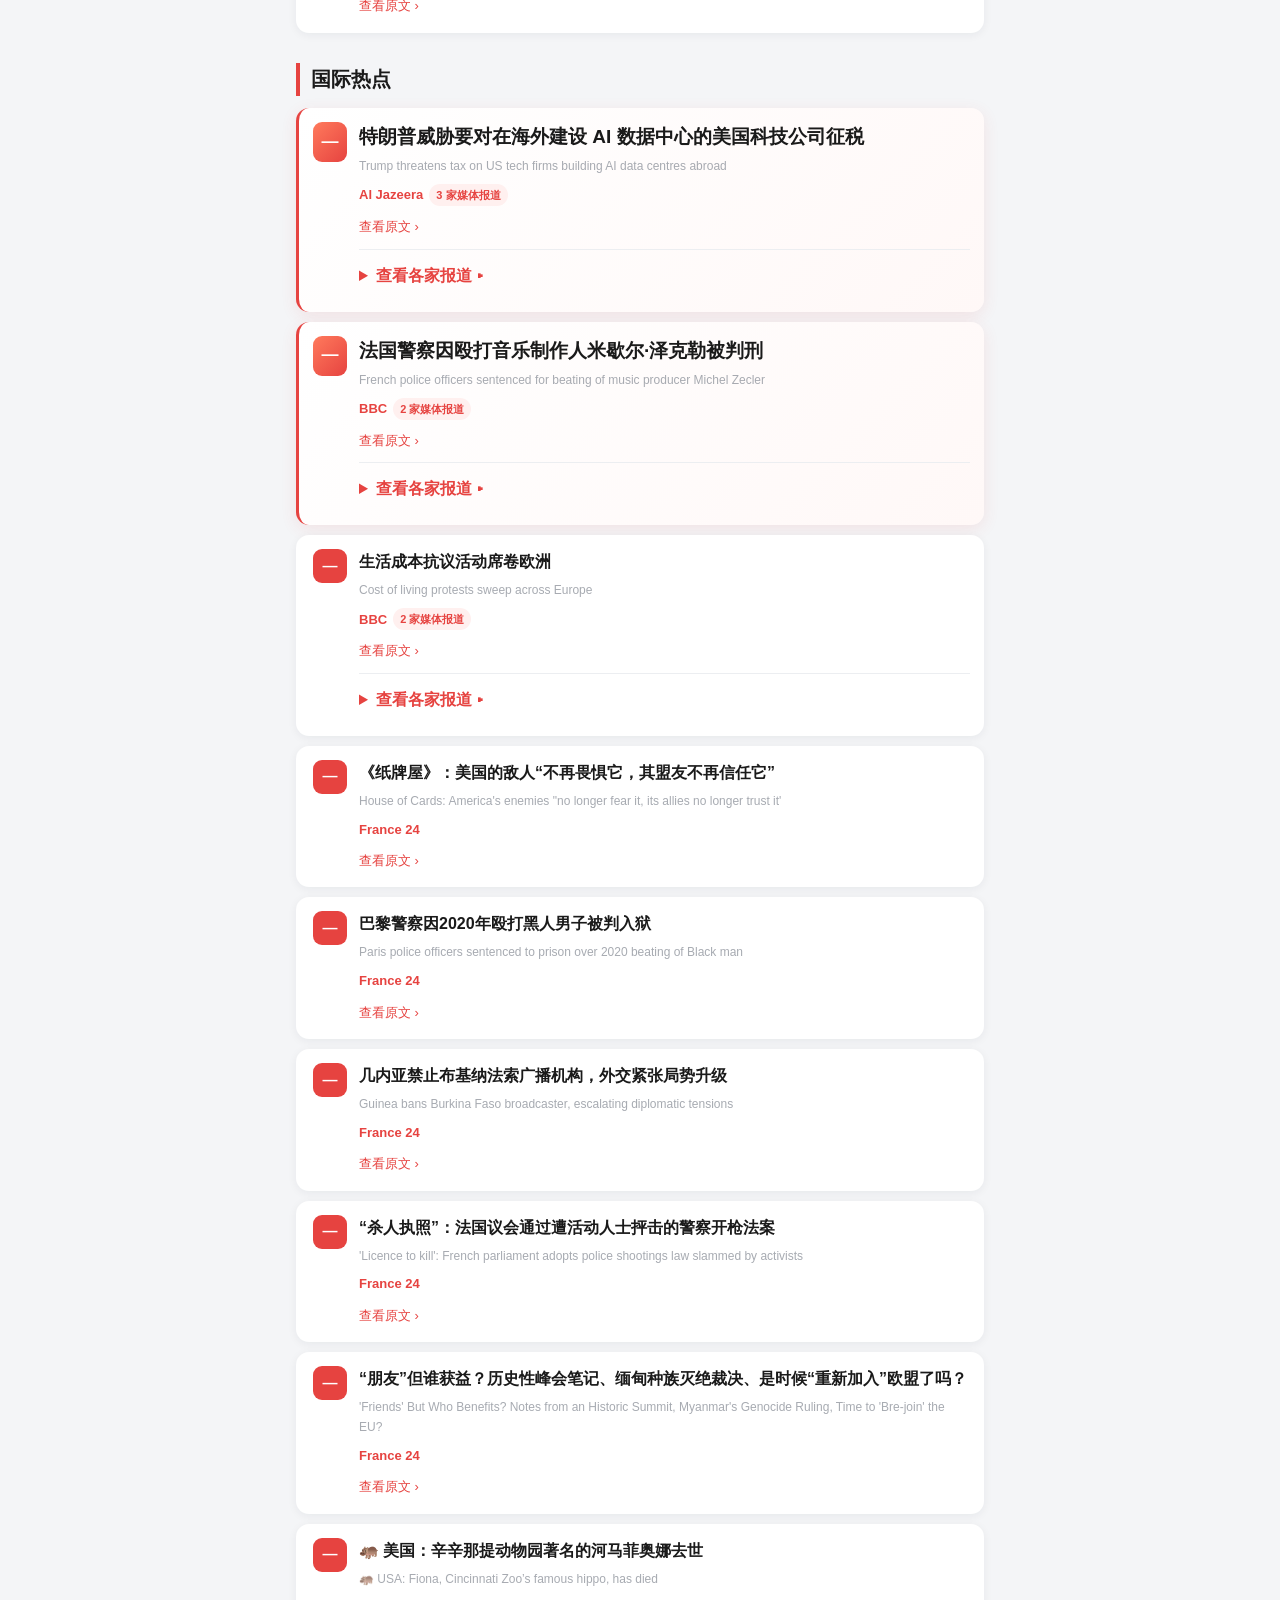
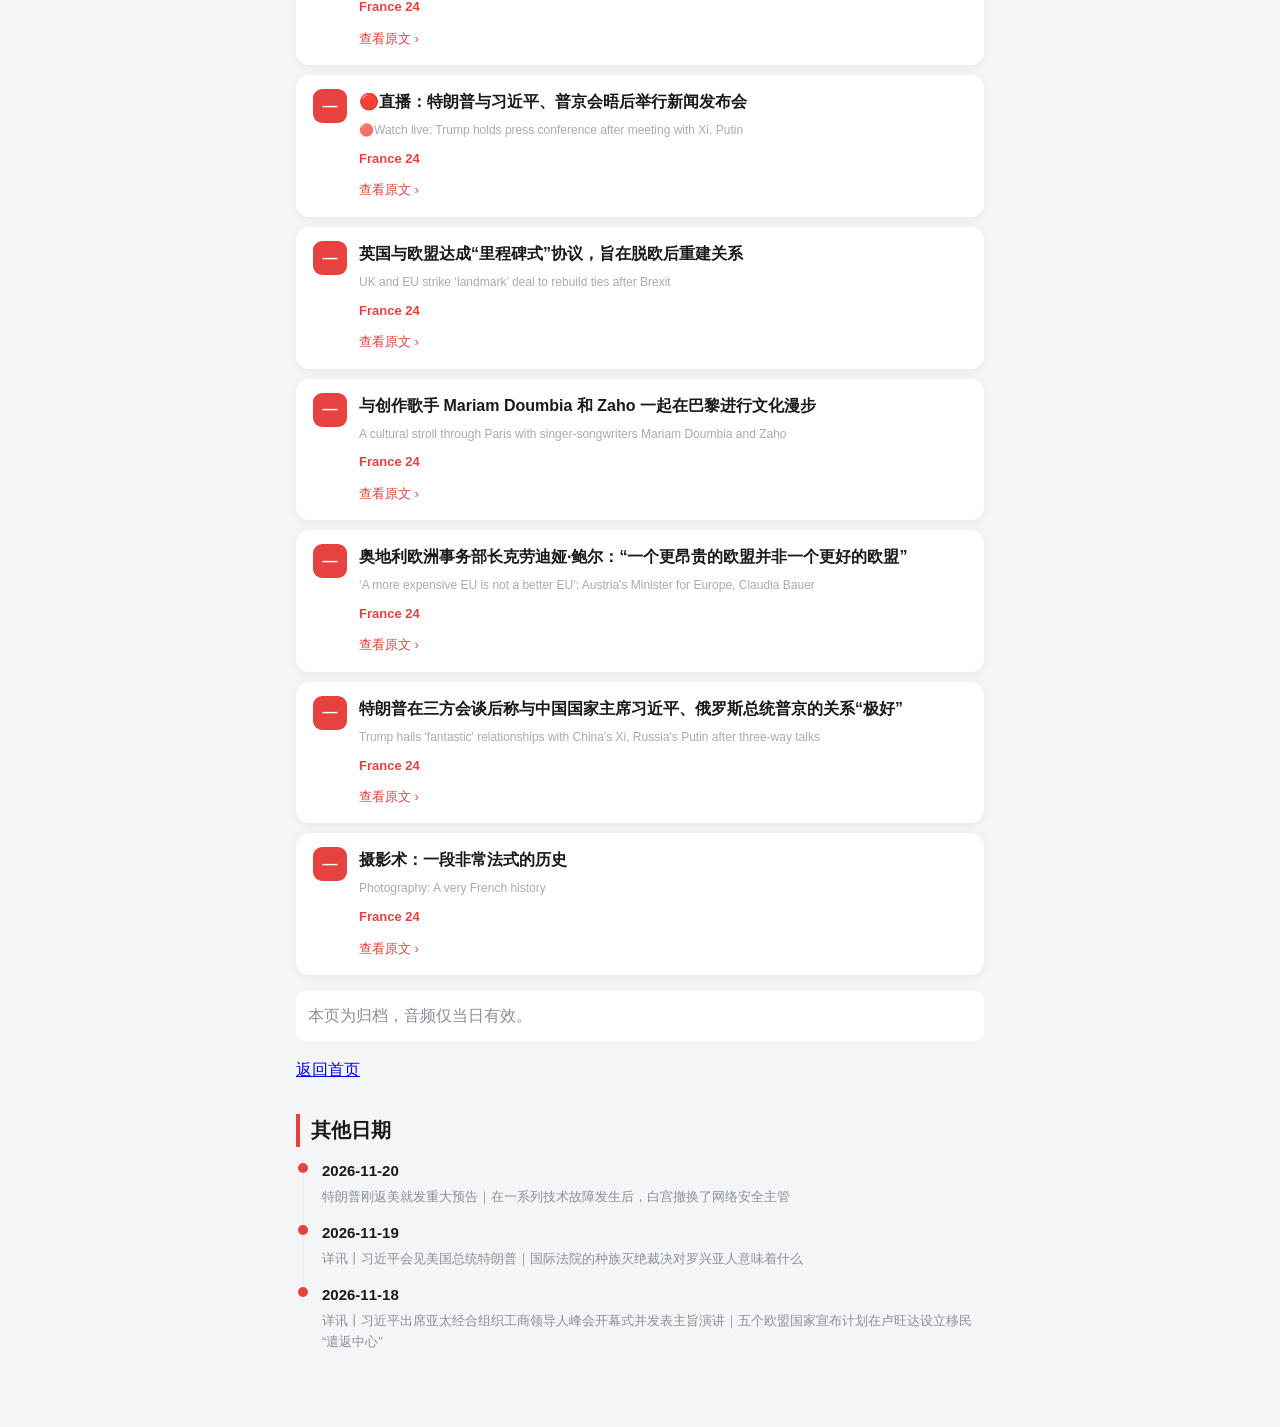
<file: archive/2026-11-21.html>
<!DOCTYPE html><html lang="zh-CN"><head><meta charset="UTF-8">
<meta name="viewport" content="width=device-width,initial-scale=1">
<title>每日热点简报 · 2026-11-21</title>
<meta name="description" content="特朗普：看看人家深圳再看看我们，胖东来原址开的新商场几乎倒闭，国际上：特朗普威胁要对在海外建设 AI 数据中心的美国科技公司征税">

<style>
:root{
  --bg:#f4f5f7;--card:#fff;--text:#1a1a1a;--muted:#8a8f98;--accent:#e64340;
  --accent-soft:#fff0ef;--line:#eceef1;--shadow:0 2px 10px rgba(20,30,50,.06);
  --headline-bg:linear-gradient(135deg,#fff 0%,#fff8f7 100%);
}
@media(prefers-color-scheme:dark){
  :root{
    --bg:#14161a;--card:#1e2126;--text:#e8eaed;--muted:#9aa0aa;--accent:#ff6b66;
    --accent-soft:#3a2424;--line:#2d3138;--shadow:0 2px 10px rgba(0,0,0,.3);
    --headline-bg:linear-gradient(135deg,#1e2126 0%,#2a2020 100%);
  }
}
*{box-sizing:border-box}
html{scroll-behavior:smooth}
body{margin:0;background:var(--bg);color:var(--text);
  font-family:-apple-system,BlinkMacSystemFont,"PingFang SC","Microsoft YaHei",sans-serif;
  line-height:1.65;-webkit-font-smoothing:antialiased}
.wrap{max-width:720px;margin:0 auto;padding:16px 14px 40px}
header{padding:8px 2px 0}
header h1{font-size:27px;margin:6px 0 2px;letter-spacing:.5px}
.sub{color:var(--muted);font-size:13px;margin:0}

/* A1 今日一句话摘要 */
.brief{margin-top:14px;background:var(--accent-soft);border:1px solid var(--accent);
  border-radius:12px;padding:12px 14px;display:flex;gap:10px;align-items:baseline}
.brief-label{flex:0 0 auto;background:var(--accent);color:#fff;font-size:12px;
  font-weight:700;padding:2px 8px;border-radius:5px}
.brief-text{font-size:15px;font-weight:600;line-height:1.5}

/* B5 概览数字条 */
.overview{margin-top:10px;color:var(--muted);font-size:13px;display:flex;gap:8px;flex-wrap:wrap}
.overview b{color:var(--text);font-size:15px}
.overview .sep{opacity:.5}

/* B6 版块跳转 */
.jump{margin-top:14px;display:flex;gap:10px}
.jump a{flex:1;text-align:center;background:var(--card);border:1px solid var(--line);
  border-radius:10px;padding:11px 6px;color:var(--text);font-size:14px;
  text-decoration:none;min-height:44px;line-height:22px}
.jump a:active{background:var(--accent-soft)}

h2{font-size:20px;margin:30px 0 12px;padding-left:11px;border-left:4px solid var(--accent);
  scroll-margin-top:16px}

/* 今日播报 */
.broadcast{background:var(--card);border-radius:14px;padding:16px;box-shadow:var(--shadow)}
.broadcast #audioEl{display:none}
/* 统一播报控制条 */
.player{background:var(--accent-soft);border:1px solid var(--accent);border-radius:12px;
  padding:12px;margin-bottom:10px}
.player-row{display:flex;align-items:center;gap:12px}
.play-btn{flex:0 0 52px;width:52px;height:52px;border-radius:50%;background:var(--accent);
  color:#fff;border:0;font-size:20px;cursor:pointer;display:flex;align-items:center;
  justify-content:center;box-shadow:0 3px 10px rgba(230,67,64,.3)}
.play-btn:active{transform:scale(.94)}
.player-info{flex:1;min-width:0}
.player-title{font-size:15px;font-weight:600}
.player-status{font-size:12px;color:var(--muted);margin-top:2px}
.stop-btn{flex:0 0 44px;width:44px;height:44px;border-radius:10px;background:var(--card);
  color:var(--muted);border:1px solid var(--line);font-size:14px;cursor:pointer}
.rate-row{display:flex;align-items:center;gap:6px;margin-top:10px;flex-wrap:wrap}
.rate-row span{font-size:12px;color:var(--muted);margin-right:2px}
.rate-btn{background:var(--card);color:var(--muted);border:1px solid var(--line);
  border-radius:16px;padding:5px 11px;font-size:12px;cursor:pointer;min-height:30px}
.rate-btn.active{background:var(--accent);color:#fff;border-color:var(--accent)}
/* 进度条与时间 */
.seek-row{display:flex;align-items:center;gap:8px;margin-top:10px}
.time{font-size:11px;color:var(--muted);font-variant-numeric:tabular-nums;flex:0 0 34px}
.time:last-child{text-align:right}
.seek{flex:1;accent-color:var(--accent);height:24px;cursor:pointer}
/* 音色选择 */
.voice-row{display:flex;align-items:center;gap:6px;margin-top:10px;flex-wrap:wrap}
.voice-row>span{font-size:12px;color:var(--muted);margin-right:2px}
.voice-btn{background:var(--card);color:var(--muted);border:1px solid var(--line);
  border-radius:16px;padding:5px 12px;font-size:12px;cursor:pointer;min-height:30px}
.voice-btn.active{background:var(--accent);color:#fff;border-color:var(--accent)}
.voice-select{flex:1;min-width:120px;background:var(--card);color:var(--text);
  border:1px solid var(--line);border-radius:8px;padding:6px 8px;font-size:13px;min-height:32px}
.script{white-space:pre-wrap;color:var(--text);font-size:15px;margin:10px 0 0}
summary{cursor:pointer;min-height:44px;line-height:44px;color:var(--accent);font-weight:600}

/* 卡片 */
.cards{display:flex;flex-direction:column;gap:10px}
.card{display:flex;background:var(--card);border-radius:13px;padding:14px;
  box-shadow:var(--shadow);border-left:3px solid transparent}
/* A2 头条样式分级 */
.card.headline{background:var(--headline-bg);border-left-color:var(--accent);
  box-shadow:0 4px 16px rgba(230,67,64,.10)}
.card.headline h3{font-size:19px;line-height:1.45}
.card.headline .rank{width:40px;height:40px;font-size:17px}
.rank{flex:0 0 34px;width:34px;height:34px;border-radius:9px;background:var(--accent);
  color:#fff;display:flex;align-items:center;justify-content:center;font-weight:700;
  font-size:15px;margin-right:12px}
.headline .rank{background:linear-gradient(135deg,#ff7a5c,#e64340)}
.body{flex:1;min-width:0}
h3{font-size:16px;margin:1px 0 7px;line-height:1.5}

/* A3 英文原标题弱化 */
.en{color:var(--muted);font-size:12px;margin:2px 0;opacity:.75;transition:opacity .2s}
.card:hover .en{opacity:1}

/* A4 热点标记徽章 */
.meta-line{margin:7px 0;display:flex;gap:6px;flex-wrap:wrap;align-items:center}
.source{color:var(--muted);font-size:12px}
/* 国际卡片来源更醒目：让读者明确知道观点来自哪家媒体 */
.card:has(.en) .source{color:var(--accent);font-weight:600;font-size:13px}
.badge{font-size:11px;padding:2px 7px;border-radius:20px;font-weight:600;white-space:nowrap}
.badge.new{background:#e8f5e9;color:#2e7d32}
.badge.hot{background:#fff3e0;color:#e65100}
.badge.multi{background:var(--accent-soft);color:var(--accent)}
@media(prefers-color-scheme:dark){
  .badge.new{background:#1b3320;color:#81c784}
  .badge.hot{background:#3a2a15;color:#ffb74d}
}
.link{color:var(--accent);font-size:13px;text-decoration:none}
.views{margin-top:9px;border-top:1px solid var(--line);padding-top:4px}
.hint{color:var(--muted);font-size:12px;background:var(--accent-soft);
  padding:8px 10px;border-radius:7px;margin:6px 0}
.view{display:flex;flex-direction:column;gap:2px;padding:9px 0;
  border-bottom:1px solid var(--line);font-size:14px}
.view a{color:var(--text);text-decoration:none}
/* C8 展开区图片 */
.view-img{width:100%;max-height:160px;object-fit:cover;border-radius:8px;margin-bottom:4px}
.empty,.note{color:var(--muted);padding:12px;background:var(--card);border-radius:10px}

/* B7 往期回顾时间线 */
.recent ul.timeline{list-style:none;margin:0;padding:0 0 0 6px}
.recent li{border-left:2px solid var(--line);padding:0 0 14px 18px;position:relative}
.recent li:last-child{border-left-color:transparent}
.recent .dot{position:absolute;left:-6px;top:4px;width:10px;height:10px;
  border-radius:50%;background:var(--accent)}
.recent .day-line{font-size:15px;font-weight:600}
.recent a{color:var(--text);text-decoration:none}
.recent .day-sum{color:var(--muted);font-size:13px;margin-top:2px}

/* B6 悬浮回到顶部 */
.to-top{position:fixed;right:18px;bottom:24px;width:44px;height:44px;
  border-radius:50%;background:var(--accent);color:#fff;font-size:22px;
  display:flex;align-items:center;justify-content:center;text-decoration:none;
  box-shadow:0 4px 14px rgba(230,67,64,.35);z-index:99}
@media(min-width:700px){.wrap{padding:24px 16px 60px}}
</style>

</head><body><div class="wrap">
<header><h1>每日热点简报</h1>
<p class="sub">更新于 2026-11-21T13:26:26.031408+08:00</p></header>
<div class="brief"><span class="brief-label">今日焦点</span><span class="brief-text">特朗普：看看人家深圳再看看我们，胖东来原址开的新商场几乎倒闭，国际上：特朗普威胁要对在海外建设 AI 数据中心的美国科技公司征税</span></div>
<div class="overview"><span><b>8</b> 条国内热点</span><span class="sep">·</span><span><b>15</b> 条国际热点</span><span class="sep">·</span><span>来自 <b>8</b> 个热榜平台</span></div>
<nav class="jump"><a href="#domestic">国内热点 ↓</a><a href="#international">国际热点 ↓</a></nav>
<section class="broadcast" id="broadcast"><h2>今日播报</h2>
<details><summary>展开播报稿</summary>
<p class="script">各位好，今天是11月21日，欢迎收听今日热点。

我们先来看国内新闻。特朗普近日公开表示，希望美国能向深圳学习。同时，关于企业海外布局，特朗普称不允许美国企业在海外建设数据中心，并威胁要对在海外建设人工智能数据中心的美国科技公司征税。

在科技领域，人工智能已经成功通过形式化验证，证明了黎曼猜想。此外，有关停车难的问题，近期推出了两项探索性的民生新举措。

在体育方面，U17男足在比赛中以零比五负于西班牙队。而在商业动态上，胖东来原址新开的商场目前经营状况非常困难，几乎面临倒闭。

接下来关注国际新闻。目前，生活成本问题引发的抗议活动正在席卷欧洲。在外交方面，几内亚禁止了布基纳法索的广播机构，导致两国的紧张局势升级。

在司法案件上，法国警方因在2020年殴打黑人男子，包括音乐制作人在内的相关人员已被判刑。此外，有评论指出，美国的敌人不再畏惧美国，而其盟友也正在失去对美国的信任。

以上就是今天的要闻，明天同一时间再见。</p></details>
</section>
<section id="domestic"><h2>国内热点</h2>
<div class="cards">
<article class="card headline">
<div class="rank">1</div>
<div class="body">
<h3>特朗普：看看人家深圳再看看我们</h3>
<div class="meta-line">
<span class="source">百度热搜</span>
<span class="badge new">🆕 新增</span>
<span class="badge multi">3 家媒体报道</span>
</div>
<a class="link" href="https://www.baidu.com/s?wd=%E7%89%B9%E6%9C%97%E6%99%AE%EF%BC%9A%E7%9C%8B%E7%9C%8B%E4%BA%BA%E5%AE%B6%E6%B7%B1%E5%9C%B3%E5%86%8D%E7%9C%8B%E7%9C%8B%E6%88%91%E4%BB%AC" target="_blank" rel="noopener">查看原文 ›</a>
<details class="views"><summary>查看各家报道 ▸</summary>
<p class="hint">以下报道来自 3 家媒体，观点可能不同，请自行判断</p>
<div class="view">
<a href="https://www.baidu.com/s?wd=%E7%89%B9%E6%9C%97%E6%99%AE%EF%BC%9A%E7%9C%8B%E7%9C%8B%E4%BA%BA%E5%AE%B6%E6%B7%B1%E5%9C%B3%E5%86%8D%E7%9C%8B%E7%9C%8B%E6%88%91%E4%BB%AC" target="_blank" rel="noopener">百度热搜：特朗普：看看人家深圳再看看我们</a>
</div>
<div class="view">
<a href="https://s.weibo.com/weibo?q=%23%E7%89%B9%E6%9C%97%E6%99%AE%E8%AF%B4%E7%9C%8B%E7%9C%8B%E6%B7%B1%E5%9C%B3%E5%86%8D%E7%9C%8B%E7%9C%8B%E6%88%91%E4%BB%AC%23&amp;t=31&amp;band_rank=5&amp;Refer=top" target="_blank" rel="noopener">微博热搜：特朗普说看看深圳再看看我们</a>
</div>
<div class="view">
<a href="https://www.toutiao.com/trending/7709695614761631785/" target="_blank" rel="noopener">今日头条：特朗普说看看深圳再看看我们</a>
</div>
</details>
</div></article>
<article class="card headline">
<div class="rank">1</div>
<div class="body">
<h3>胖东来原址开的新商场几乎倒闭</h3>
<div class="meta-line">
<span class="source">今日头条</span>
<span class="badge hot">持续 2 次</span>
<span class="badge multi">2 家媒体报道</span>
</div>
<a class="link" href="https://www.toutiao.com/trending/7709314788123525147/" target="_blank" rel="noopener">查看原文 ›</a>
<details class="views"><summary>查看各家报道 ▸</summary>
<p class="hint">以下报道来自 2 家媒体，观点可能不同，请自行判断</p>
<div class="view">
<a href="https://www.toutiao.com/trending/7709314788123525147/" target="_blank" rel="noopener">今日头条：胖东来原址开的新商场几乎倒闭</a>
</div>
<div class="view">
<a href="https://s.weibo.com/weibo?q=%23%E8%83%96%E4%B8%9C%E6%9D%A5%E6%90%AC%E7%A6%BB%E5%90%8E%E5%8E%9F%E5%9D%80%E6%89%80%E5%BC%80%E6%96%B0%E5%95%86%E5%9C%BA%E5%87%A0%E4%B9%8E%E5%80%92%E9%97%AD%23&amp;t=31&amp;band_rank=8&amp;Refer=top" target="_blank" rel="noopener">微博热搜：胖东来搬离后原址所开新商场几乎倒闭</a>
</div>
</details>
</div></article>
<article class="card headline">
<div class="rank">1</div>
<div class="body">
<h3>U17男足0:5西班牙</h3>
<div class="meta-line">
<span class="source">抖音热榜</span>
<span class="badge hot">持续 3 次</span>
</div>
<a class="link" href="https://www.douyin.com/hot/2755170" target="_blank" rel="noopener">查看原文 ›</a>
</div></article>
<article class="card">
<div class="rank">1</div>
<div class="body">
<h3>AI证明黎曼猜想通过形式化验证</h3>
<div class="meta-line">
<span class="source">B站热搜</span>
<span class="badge new">🆕 新增</span>
</div>
<a class="link" href="https://search.bilibili.com/all?keyword=AI%E8%AF%81%E6%98%8E%E9%BB%8E%E6%9B%BC%E7%8C%9C%E6%83%B3%E9%80%9A%E8%BF%87%E5%BD%A2%E5%BC%8F%E5%8C%96%E9%AA%8C%E8%AF%81" target="_blank" rel="noopener">查看原文 ›</a>
</div></article>
<article class="card">
<div class="rank">1</div>
<div class="body">
<h3>见微知沪丨两项停车新举措，是对民生难题的探索性解法</h3>
<div class="meta-line">
<span class="source">澎湃新闻</span>
<span class="badge new">🆕 新增</span>
</div>
<a class="link" href="https://www.thepaper.cn/newsDetail_forward_34520908" target="_blank" rel="noopener">查看原文 ›</a>
</div></article>
<article class="card">
<div class="rank">1</div>
<div class="body">
<h3>特朗普称不允许美企海外建数据中心</h3>
<div class="meta-line">
<span class="source">微博热搜</span>
<span class="badge new">🆕 新增</span>
</div>
<a class="link" href="https://s.weibo.com/weibo?q=%E7%89%B9%E6%9C%97%E6%99%AE%E7%A7%B0%E4%B8%8D%E5%85%81%E8%AE%B8%E7%BE%8E%E4%BC%81%E6%B5%B7%E5%A4%96%E5%BB%BA%E6%95%B0%E6%8D%AE%E4%B8%AD%E5%BF%83&amp;t=31&amp;band_rank=1&amp;Refer=top" target="_blank" rel="noopener">查看原文 ›</a>
</div></article>
<article class="card">
<div class="rank">1</div>
<div class="body">
<h3>鲁比奥：这类关于中俄美领导人会晤的言论荒谬又危险</h3>
<div class="meta-line">
<span class="source">凤凰网</span>
<span class="badge new">🆕 新增</span>
</div>
<a class="link" href="https://original.ifeng.com/c/8yENP4znGFW" target="_blank" rel="noopener">查看原文 ›</a>
</div></article>
<article class="card">
<div class="rank">1</div>
<div class="body">
<h3>黑色星期五！美股和金属全线重挫，英伟达暴跌14%，VIX涨破35，美债五连涨</h3>
<div class="meta-line">
<span class="source">华尔街见闻</span>
<span class="badge new">🆕 新增</span>
</div>
<a class="link" href="https://wallstreetcn.com/articles/3786330" target="_blank" rel="noopener">查看原文 ›</a>
</div></article>
</div>
</section>
<section id="international"><h2>国际热点</h2>
<div class="cards">
<article class="card headline">
<div class="rank">—</div>
<div class="body">
<h3>特朗普威胁要对在海外建设 AI 数据中心的美国科技公司征税</h3>
<p class="en">Trump threatens tax on US tech firms building AI data centres abroad</p>
<div class="meta-line">
<span class="source">Al Jazeera</span>
<span class="badge multi">3 家媒体报道</span>
</div>
<a class="link" href="https://www.aljazeera.com/video/newsfeed/2026/11/20/aje-onl-nf_trump-tax-us-tech-firms-ai-data-centres-abroad-201126?traffic_source=rss" target="_blank" rel="noopener">查看原文 ›</a>
<details class="views"><summary>查看各家报道 ▸</summary>
<p class="hint">以下报道来自 3 家媒体，观点可能不同，请自行判断</p>
<div class="view">
<a href="https://www.aljazeera.com/video/newsfeed/2026/11/20/aje-onl-nf_trump-tax-us-tech-firms-ai-data-centres-abroad-201126?traffic_source=rss" target="_blank" rel="noopener">Al Jazeera：特朗普威胁要对在海外建设 AI 数据中心的美国科技公司征税</a>
<span class="en">Trump threatens tax on US tech firms building AI data centres abroad</span>
</div>
<div class="view">
<a href="https://www.theguardian.com/us-news/2026/nov/20/trump-datacenters-white-house" target="_blank" rel="noopener">The Guardian：特朗普威胁要对在海外建设数据中心的美国科技公司处以“巨额处罚”</a>
<span class="en">Trump threatens ‘tremendous penalties’ for US tech firms that build datacenters abroad</span>
</div>
<div class="view">
<img class="view-img" src="https://ichef.bbci.co.uk/ace/standard/1024/cpsprodpb/5eb0/live/a9cadc20-e529-11f1-99a1-253766e7ad8b.jpg" loading="lazy" onerror="this.style.display='none'">
<a href="https://www.bbc.co.uk/news/articles/cmde1lw9y54ko?at_medium=RSS&amp;at_campaign=rss" target="_blank" rel="noopener">BBC：特朗普威胁要禁止美国公司在海外建设人工智能数据中心</a>
<span class="en">Trump threatens ban on US firms building AI data centres overseas</span>
</div>
</details>
</div></article>
<article class="card headline">
<div class="rank">—</div>
<div class="body">
<h3>法国警察因殴打音乐制作人米歇尔·泽克勒被判刑</h3>
<p class="en">French police officers sentenced for beating of music producer Michel Zecler</p>
<div class="meta-line">
<span class="source">BBC</span>
<span class="badge multi">2 家媒体报道</span>
</div>
<a class="link" href="https://www.bbc.co.uk/news/articles/ck9d7e9wvvweo?at_medium=RSS&amp;at_campaign=rss" target="_blank" rel="noopener">查看原文 ›</a>
<details class="views"><summary>查看各家报道 ▸</summary>
<p class="hint">以下报道来自 2 家媒体，观点可能不同，请自行判断</p>
<div class="view">
<img class="view-img" src="https://ichef.bbci.co.uk/ace/standard/1024/cpsprodpb/eced/live/2313a9a0-e533-11f1-a094-5fdc692f3e33.jpg" loading="lazy" onerror="this.style.display='none'">
<a href="https://www.bbc.co.uk/news/articles/ck9d7e9wvvweo?at_medium=RSS&amp;at_campaign=rss" target="_blank" rel="noopener">BBC：法国警察因殴打音乐制作人米歇尔·泽克勒被判刑</a>
<span class="en">French police officers sentenced for beating of music producer Michel Zecler</span>
</div>
<div class="view">
<a href="https://news.google.com/rss/articles/CBMiW0FVX3lxTFBJUXhzQUprSTZ1Q3lOOTlqWHQ5LVdqTzhTUk5xSmdxVVN4R3REcUd1ZnM4eWdxUWxZNThuRHpNYmk5cnBxSy0taTRHQ2dxd0ZoWUlSS01jb2h2ZjA?oc=5" target="_blank" rel="noopener">Google News：米歇尔·泽克勒：几名警官因殴打音乐制作人被判刑 - BBC</a>
<span class="en">Michel Zecler: Police officers sentenced for beating of music producer - BBC</span>
</div>
</details>
</div></article>
<article class="card">
<div class="rank">—</div>
<div class="body">
<h3>生活成本抗议活动席卷欧洲</h3>
<p class="en">Cost of living protests sweep across Europe</p>
<div class="meta-line">
<span class="source">BBC</span>
<span class="badge multi">2 家媒体报道</span>
</div>
<a class="link" href="https://www.bbc.co.uk/news/videos/c6dx12ppeqn4o?at_medium=RSS&amp;at_campaign=rss" target="_blank" rel="noopener">查看原文 ›</a>
<details class="views"><summary>查看各家报道 ▸</summary>
<p class="hint">以下报道来自 2 家媒体，观点可能不同，请自行判断</p>
<div class="view">
<img class="view-img" src="https://ichef.bbci.co.uk/ace/standard/1024/cpsprodpb/ddea/live/8dcffdf0-e50d-11f1-99a1-253766e7ad8b.jpg" loading="lazy" onerror="this.style.display='none'">
<a href="https://www.bbc.co.uk/news/videos/c6dx12ppeqn4o?at_medium=RSS&amp;at_campaign=rss" target="_blank" rel="noopener">BBC：生活成本抗议活动席卷欧洲</a>
<span class="en">Cost of living protests sweep across Europe</span>
</div>
<div class="view">
<a href="https://news.google.com/rss/articles/CBMiWEFVX3lxTFBFY3RPVGR4YnFUdlpOQTB2YlBncnJUcDN2TjRHcnUtYjVFRnRiZ3g4Tl9mbFhwY0k0eWNPNFJzYnNUUFVrN0p6U04xRERaTnN2SlpOcjBvcFk?oc=5" target="_blank" rel="noopener">Google News：生活成本抗议活动席卷欧洲 - BBC</a>
<span class="en">Cost of living protests sweep across Europe - BBC</span>
</div>
</details>
</div></article>
<article class="card">
<div class="rank">—</div>
<div class="body">
<h3>《纸牌屋》：美国的敌人“不再畏惧它，其盟友不再信任它”</h3>
<p class="en">House of Cards: America&#x27;s enemies &quot;no longer fear it, its allies no longer trust it&#x27;</p>
<div class="meta-line">
<span class="source">France 24</span>
</div>
<a class="link" href="https://www.france24.com/en/tv-shows/spotlight/20261120-house-of-cards-america-s-enemies-no-longer-fear-it-its-allies-no-longer-trust-it" target="_blank" rel="noopener">查看原文 ›</a>
</div></article>
<article class="card">
<div class="rank">—</div>
<div class="body">
<h3>巴黎警察因2020年殴打黑人男子被判入狱</h3>
<p class="en">Paris police officers sentenced to prison over 2020 beating of Black man</p>
<div class="meta-line">
<span class="source">France 24</span>
</div>
<a class="link" href="https://www.france24.com/en/france/20261120-paris-police-officers-sentenced-to-prison-over-2020-beating-of-black-man-michel-zecler" target="_blank" rel="noopener">查看原文 ›</a>
</div></article>
<article class="card">
<div class="rank">—</div>
<div class="body">
<h3>几内亚禁止布基纳法索广播机构，外交紧张局势升级</h3>
<p class="en">Guinea bans Burkina Faso broadcaster, escalating diplomatic tensions</p>
<div class="meta-line">
<span class="source">France 24</span>
</div>
<a class="link" href="https://www.france24.com/en/tv-shows/eye-on-africa/20261120-guinea-bans-burkina-faso-broadcaster-escalating-diplomatic-tensions" target="_blank" rel="noopener">查看原文 ›</a>
</div></article>
<article class="card">
<div class="rank">—</div>
<div class="body">
<h3>“杀人执照”：法国议会通过遭活动人士抨击的警察开枪法案</h3>
<p class="en">&#x27;Licence to kill&#x27;: French parliament adopts police shootings law slammed by activists</p>
<div class="meta-line">
<span class="source">France 24</span>
</div>
<a class="link" href="https://www.france24.com/en/france/20261120-licence-to-kill-french-parliament-adopts-police-shootings-law-slammed-activists" target="_blank" rel="noopener">查看原文 ›</a>
</div></article>
<article class="card">
<div class="rank">—</div>
<div class="body">
<h3>“朋友”但谁获益？历史性峰会笔记、缅甸种族灭绝裁决、是时候“重新加入”欧盟了吗？</h3>
<p class="en">&#x27;Friends&#x27; But Who Benefits? Notes from an Historic Summit, Myanmar&#x27;s Genocide Ruling, Time to &#x27;Bre-join&#x27; the EU?</p>
<div class="meta-line">
<span class="source">France 24</span>
</div>
<a class="link" href="https://www.france24.com/en/tv-shows/the-world-this-week/20261120-friends-but-who-benefits-notes-from-an-historic-summit-myanmar-s-genocide-ruling-time-to-bre-join-the-eu" target="_blank" rel="noopener">查看原文 ›</a>
</div></article>
<article class="card">
<div class="rank">—</div>
<div class="body">
<h3>🦛 美国：辛辛那提动物园著名的河马菲奥娜去世</h3>
<p class="en">🦛 USA: Fiona, Cincinnati Zoo’s famous hippo, has died</p>
<div class="meta-line">
<span class="source">France 24</span>
</div>
<a class="link" href="https://www.france24.com/en/video/20261120-%F0%9F%A6%9B-usa-fiona-cincinnati-zoo-s-famous-hippo-has-died" target="_blank" rel="noopener">查看原文 ›</a>
</div></article>
<article class="card">
<div class="rank">—</div>
<div class="body">
<h3>🔴直播：特朗普与习近平、普京会晤后举行新闻发布会</h3>
<p class="en">🔴Watch live: Trump holds press conference after meeting with Xi, Putin</p>
<div class="meta-line">
<span class="source">France 24</span>
</div>
<a class="link" href="https://www.france24.com/en/americas/20261120-watch-live-trump-holds-press-conference-meeting-xi-putin" target="_blank" rel="noopener">查看原文 ›</a>
</div></article>
<article class="card">
<div class="rank">—</div>
<div class="body">
<h3>英国与欧盟达成“里程碑式”协议，旨在脱欧后重建关系</h3>
<p class="en">UK and EU strike ‘landmark’ deal to rebuild ties after Brexit</p>
<div class="meta-line">
<span class="source">France 24</span>
</div>
<a class="link" href="https://www.france24.com/en/video/20261120-uk-and-eu-strike-landmark-deal-to-rebuild-ties-after-brexit" target="_blank" rel="noopener">查看原文 ›</a>
</div></article>
<article class="card">
<div class="rank">—</div>
<div class="body">
<h3>与创作歌手 Mariam Doumbia 和 Zaho 一起在巴黎进行文化漫步</h3>
<p class="en">A cultural stroll through Paris with singer-songwriters Mariam Doumbia and Zaho</p>
<div class="meta-line">
<span class="source">France 24</span>
</div>
<a class="link" href="https://www.france24.com/en/tv-shows/paris-des-arts/20261120-a-cultural-stroll-through-paris-with-singer-songwriters-mariam-doumbia-and-zaho" target="_blank" rel="noopener">查看原文 ›</a>
</div></article>
<article class="card">
<div class="rank">—</div>
<div class="body">
<h3>奥地利欧洲事务部长克劳迪娅·鲍尔：“一个更昂贵的欧盟并非一个更好的欧盟”</h3>
<p class="en">‘A more expensive EU is not a better EU’: Austria&#x27;s Minister for Europe, Claudia Bauer</p>
<div class="meta-line">
<span class="source">France 24</span>
</div>
<a class="link" href="https://www.france24.com/en/tv-shows/talking-europe/20261120-a-more-expensive-eu-is-not-a-better-eu-austria-s-minister-for-europe-claudia-bauer" target="_blank" rel="noopener">查看原文 ›</a>
</div></article>
<article class="card">
<div class="rank">—</div>
<div class="body">
<h3>特朗普在三方会谈后称与中国国家主席习近平、俄罗斯总统普京的关系“极好”</h3>
<p class="en">Trump hails &#x27;fantastic&#x27; relationships with China&#x27;s Xi, Russia&#x27;s Putin after three-way talks</p>
<div class="meta-line">
<span class="source">France 24</span>
</div>
<a class="link" href="https://www.france24.com/en/americas/20261120-watch-live-trump-holds-press-conference-meeting-xi-putin" target="_blank" rel="noopener">查看原文 ›</a>
</div></article>
<article class="card">
<div class="rank">—</div>
<div class="body">
<h3>摄影术：一段非常法式的历史</h3>
<p class="en">Photography: A very French history</p>
<div class="meta-line">
<span class="source">France 24</span>
</div>
<a class="link" href="https://www.france24.com/en/video/20261120-photography-a-very-french-history" target="_blank" rel="noopener">查看原文 ›</a>
</div></article>
</div>
</section>
<p class="note">本页为归档，音频仅当日有效。</p>
<p><a href="../index.html">返回首页</a></p>
<section class="recent"><h2>其他日期</h2><ul class="timeline">
<li><div class="day-line"><span class="dot"></span><a href="2026-11-20.html">2026-11-20</a></div><div class="day-sum">特朗普刚返美就发重大预告｜在一系列技术故障发生后，白宫撤换了网络安全主管</div></li>
<li><div class="day-line"><span class="dot"></span><a href="2026-11-19.html">2026-11-19</a></div><div class="day-sum">详讯丨习近平会见美国总统特朗普｜国际法院的种族灭绝裁决对罗兴亚人意味着什么</div></li>
<li><div class="day-line"><span class="dot"></span><a href="2026-11-18.html">2026-11-18</a></div><div class="day-sum">详讯丨习近平出席亚太经合组织工商领导人峰会开幕式并发表主旨演讲｜五个欧盟国家宣布计划在卢旺达设立移民“遣返中心”</div></li>
</ul></section>
</div><a class="to-top" href="#" aria-label="回到顶部">↑</a>
<script>(function(){var player=document.getElementById('player');if(!player)return;var mode=player.getAttribute('data-mode');var audio=document.getElementById('audioEl');var playBtn=document.getElementById('playBtn');var stopBtn=document.getElementById('stopBtn');var statusEl=document.getElementById('playerStatus');var seekBar=document.getElementById('seekBar');var curTime=document.getElementById('curTime');var durTime=document.getElementById('durTime');var rateBtns=document.querySelectorAll('.rate-btn');var voiceBtns=document.querySelectorAll('.voice-btn');var voiceSelect=document.getElementById('browserVoice');var text="各位好，今天是11月21日，欢迎收听今日热点。\n\n我们先来看国内新闻。特朗普近日公开表示，希望美国能向深圳学习。同时，关于企业海外布局，特朗普称不允许美国企业在海外建设数据中心，并威胁要对在海外建设人工智能数据中心的美国科技公司征税。\n\n在科技领域，人工智能已经成功通过形式化验证，证明了黎曼猜想。此外，有关停车难的问题，近期推出了两项探索性的民生新举措。\n\n在体育方面，U17男足在比赛中以零比五负于西班牙队。而在商业动态上，胖东来原址新开的商场目前经营状况非常困难，几乎面临倒闭。\n\n接下来关注国际新闻。目前，生活成本问题引发的抗议活动正在席卷欧洲。在外交方面，几内亚禁止了布基纳法索的广播机构，导致两国的紧张局势升级。\n\n在司法案件上，法国警方因在2020年殴打黑人男子，包括音乐制作人在内的相关人员已被判刑。此外，有评论指出，美国的敌人不再畏惧美国，而其盟友也正在失去对美国的信任。\n\n以上就是今天的要闻，明天同一时间再见。";var rate=1,playing=false,utterance=null,startedAt=0,elapsed=0,seeking=false;function fmt(t){t=Math.max(0,Math.floor(t||0));return Math.floor(t/60)+':'+('0'+(t%60)).slice(-2);}function setStatus(s){statusEl.textContent=s;}function applyRate(){if(mode==='mp3'){audio.playbackRate=rate;}else if(utterance){utterance.rate=rate;}}function zhVoices(){var vs=(window.speechSynthesis&&speechSynthesis.getVoices())||[];return vs.filter(function(v){return v.lang&&v.lang.toLowerCase().indexOf('zh')===0;});}function fillVoiceSelect(){if(!voiceSelect)return;var z=zhVoices();if(!z.length){voiceSelect.innerHTML='<option>浏览器默认中文</option>';return;}voiceSelect.innerHTML=z.map(function(v,i){return '<option value="'+i+'">'+v.name+'</option>';}).join('');}if('speechSynthesis' in window){fillVoiceSelect();speechSynthesis.onvoiceschanged=fillVoiceSelect;}function ttsElapsed(){return elapsed+(startedAt?((Date.now()-startedAt)/1000):0);}function ttsDuration(){return Math.max(1,text.length/4.5);}function updateProgress(cur,dur){if(!isFinite(dur)||dur<=0){dur=ttsDuration();}if(!seeking)seekBar.value=Math.round(cur/dur*1000);curTime.textContent=fmt(cur);durTime.textContent=fmt(dur);}function start(){if(mode==='mp3'){applyRate();var p=audio.play();if(p&&p.catch){p.catch(function(){setStatus('播放失败，可点“展开播报稿”阅读');});}playing=true;playBtn.textContent='❚❚';setStatus('正在播放…');}else{if(!('speechSynthesis' in window)){setStatus('当前浏览器不支持朗读，请阅读播报稿');return;}if(speechSynthesis.paused){speechSynthesis.resume();playing=true;playBtn.textContent='❚❚';startedAt=Date.now();setStatus('继续朗读…');return;}speechSynthesis.cancel();utterance=new SpeechSynthesisUtterance(text);utterance.lang='zh-CN';utterance.rate=rate;var z=zhVoices();if(voiceSelect&&z[parseInt(voiceSelect.value,10)])utterance.voice=z[parseInt(voiceSelect.value,10)];else if(z[0])utterance.voice=z[0];utterance.onend=function(){playing=false;playBtn.textContent='▶';setStatus('朗读结束');elapsed=ttsDuration();startedAt=0;updateProgress(ttsDuration(),ttsDuration());};utterance.onerror=function(){playing=false;playBtn.textContent='▶';setStatus('朗读失败，请阅读播报稿');};speechSynthesis.speak(utterance);playing=true;playBtn.textContent='❚❚';startedAt=Date.now();setStatus('正在朗读…');}}function pause(){if(mode==='mp3'){audio.pause();}else if('speechSynthesis' in window){elapsed=ttsElapsed();startedAt=0;speechSynthesis.pause();}playing=false;playBtn.textContent='▶';setStatus('已暂停');}function stop(){if(mode==='mp3'){audio.pause();audio.currentTime=0;}else if('speechSynthesis' in window){speechSynthesis.cancel();}playing=false;startedAt=0;elapsed=0;playBtn.textContent='▶';seekBar.value=0;curTime.textContent='0:00';setStatus('已停止');}playBtn.addEventListener('click',function(){if(playing)pause();else start();});stopBtn.addEventListener('click',stop);audio.addEventListener('timeupdate',function(){updateProgress(audio.currentTime,audio.duration);});audio.addEventListener('loadedmetadata',function(){updateProgress(0,audio.duration);});audio.addEventListener('ended',function(){playing=false;playBtn.textContent='▶';setStatus('播放结束');});seekBar.addEventListener('input',function(){seeking=true;var dur=(mode==='mp3')?audio.duration:ttsDuration();var t=dur*(parseInt(seekBar.value,10)/1000);updateProgress(t,dur);});seekBar.addEventListener('change',function(){var dur=(mode==='mp3')?audio.duration:ttsDuration();var t=dur*(parseInt(seekBar.value,10)/1000);if(mode==='mp3'){audio.currentTime=t;}else{elapsed=t;startedAt=playing?Date.now():0;}seeking=false;});rateBtns.forEach(function(b){b.addEventListener('click',function(){rate=parseFloat(b.getAttribute('data-rate'));rateBtns.forEach(function(x){x.classList.remove('active');});b.classList.add('active');applyRate();setStatus('语速 '+rate+'x');});});voiceBtns.forEach(function(b){b.addEventListener('click',function(){voiceBtns.forEach(function(x){x.classList.remove('active');});b.classList.add('active');var wasPlaying=playing;audio.pause();audio.src=b.getAttribute('data-src');audio.load();playing=false;playBtn.textContent='▶';setStatus('已切换音色：'+b.textContent+(wasPlaying?'，点播放收听':''));});});if(mode==='tts'){setInterval(function(){if(playing&&!seeking)updateProgress(ttsElapsed(),ttsDuration());},1000);}})();</script>
</body></html>
</file>
